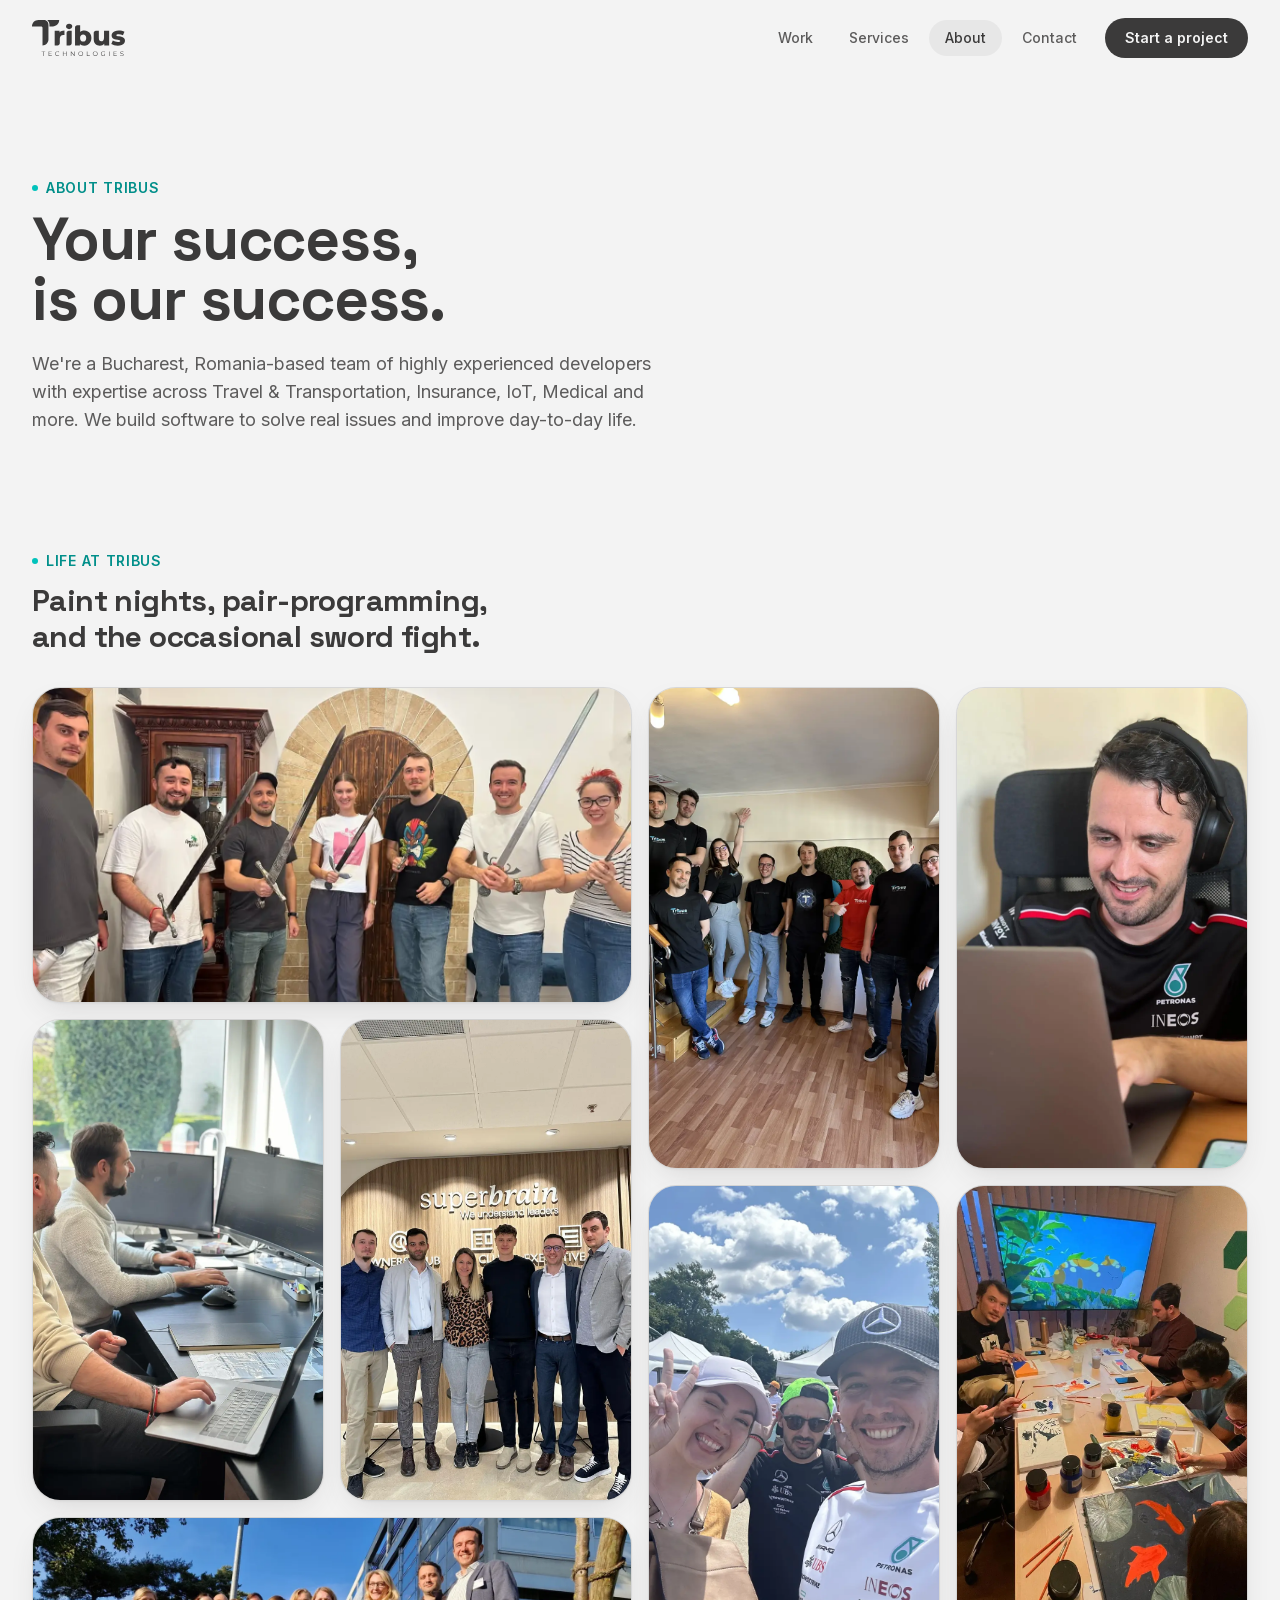
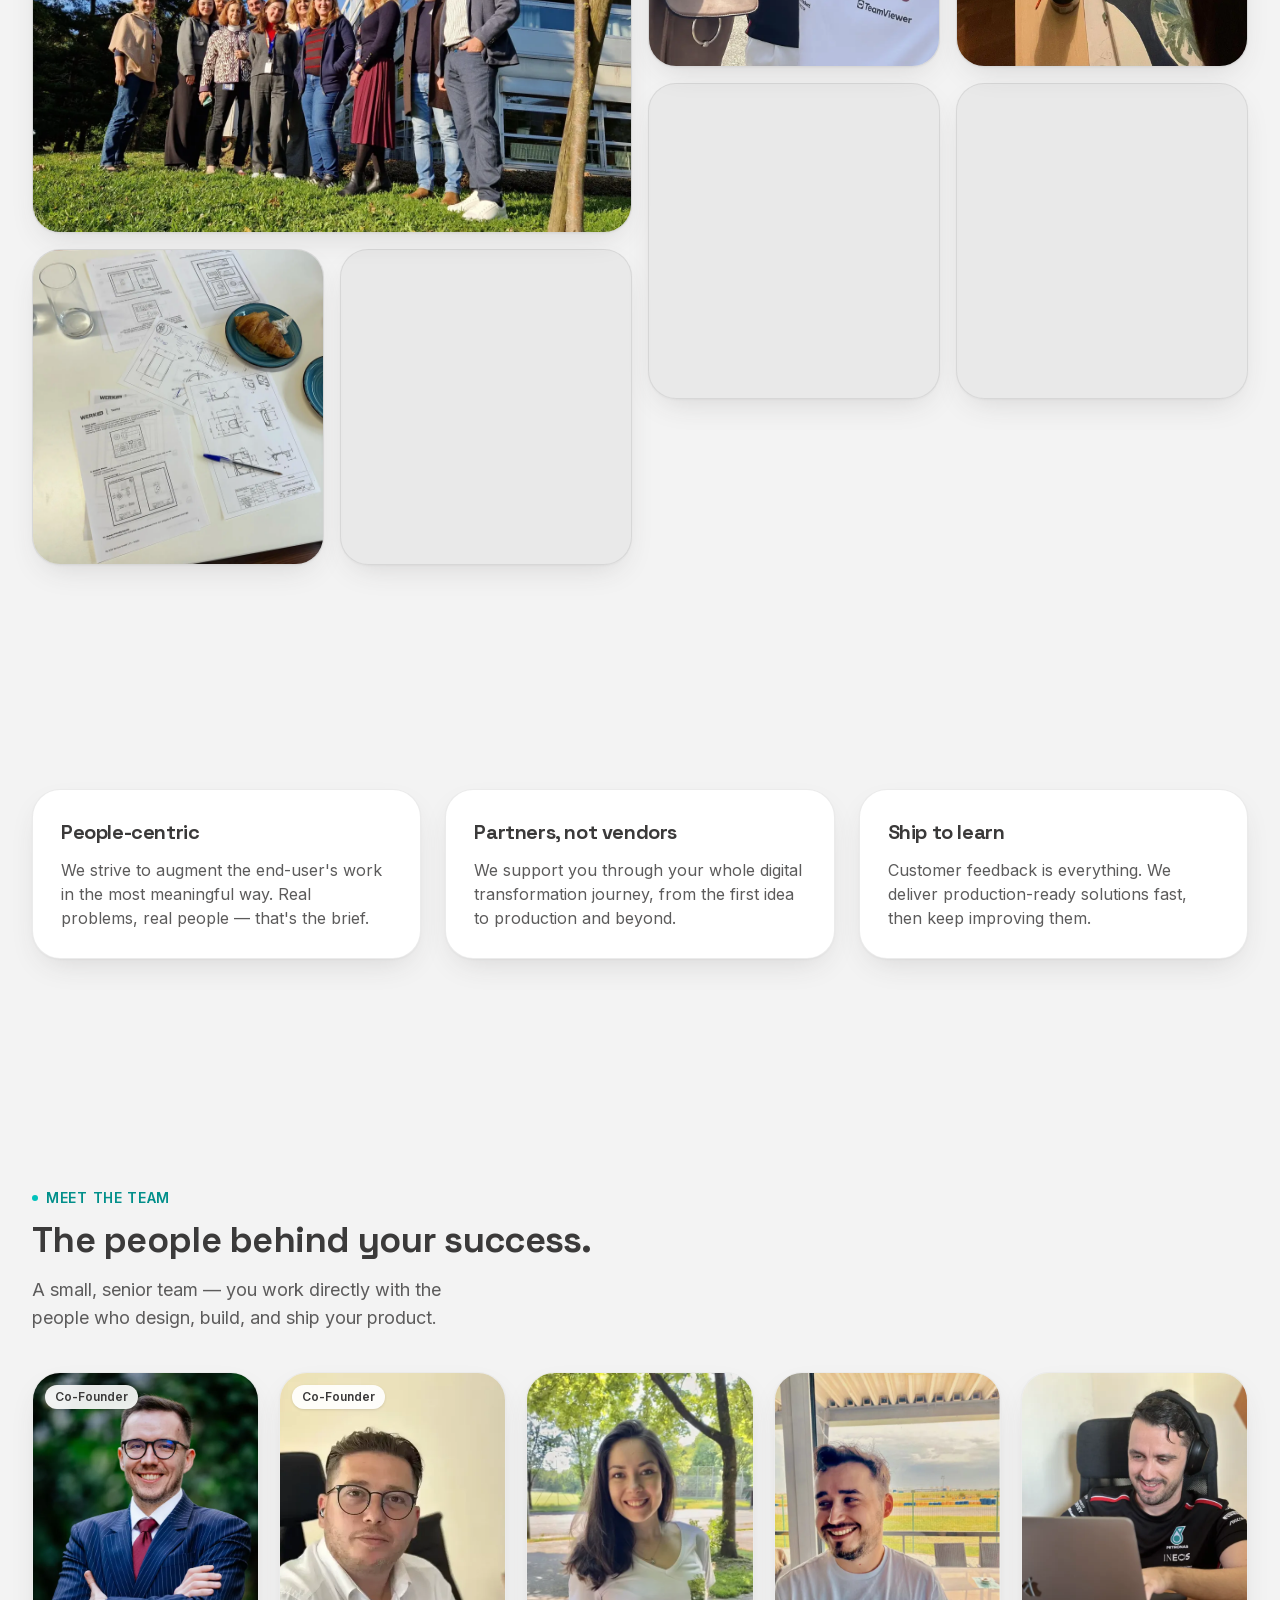
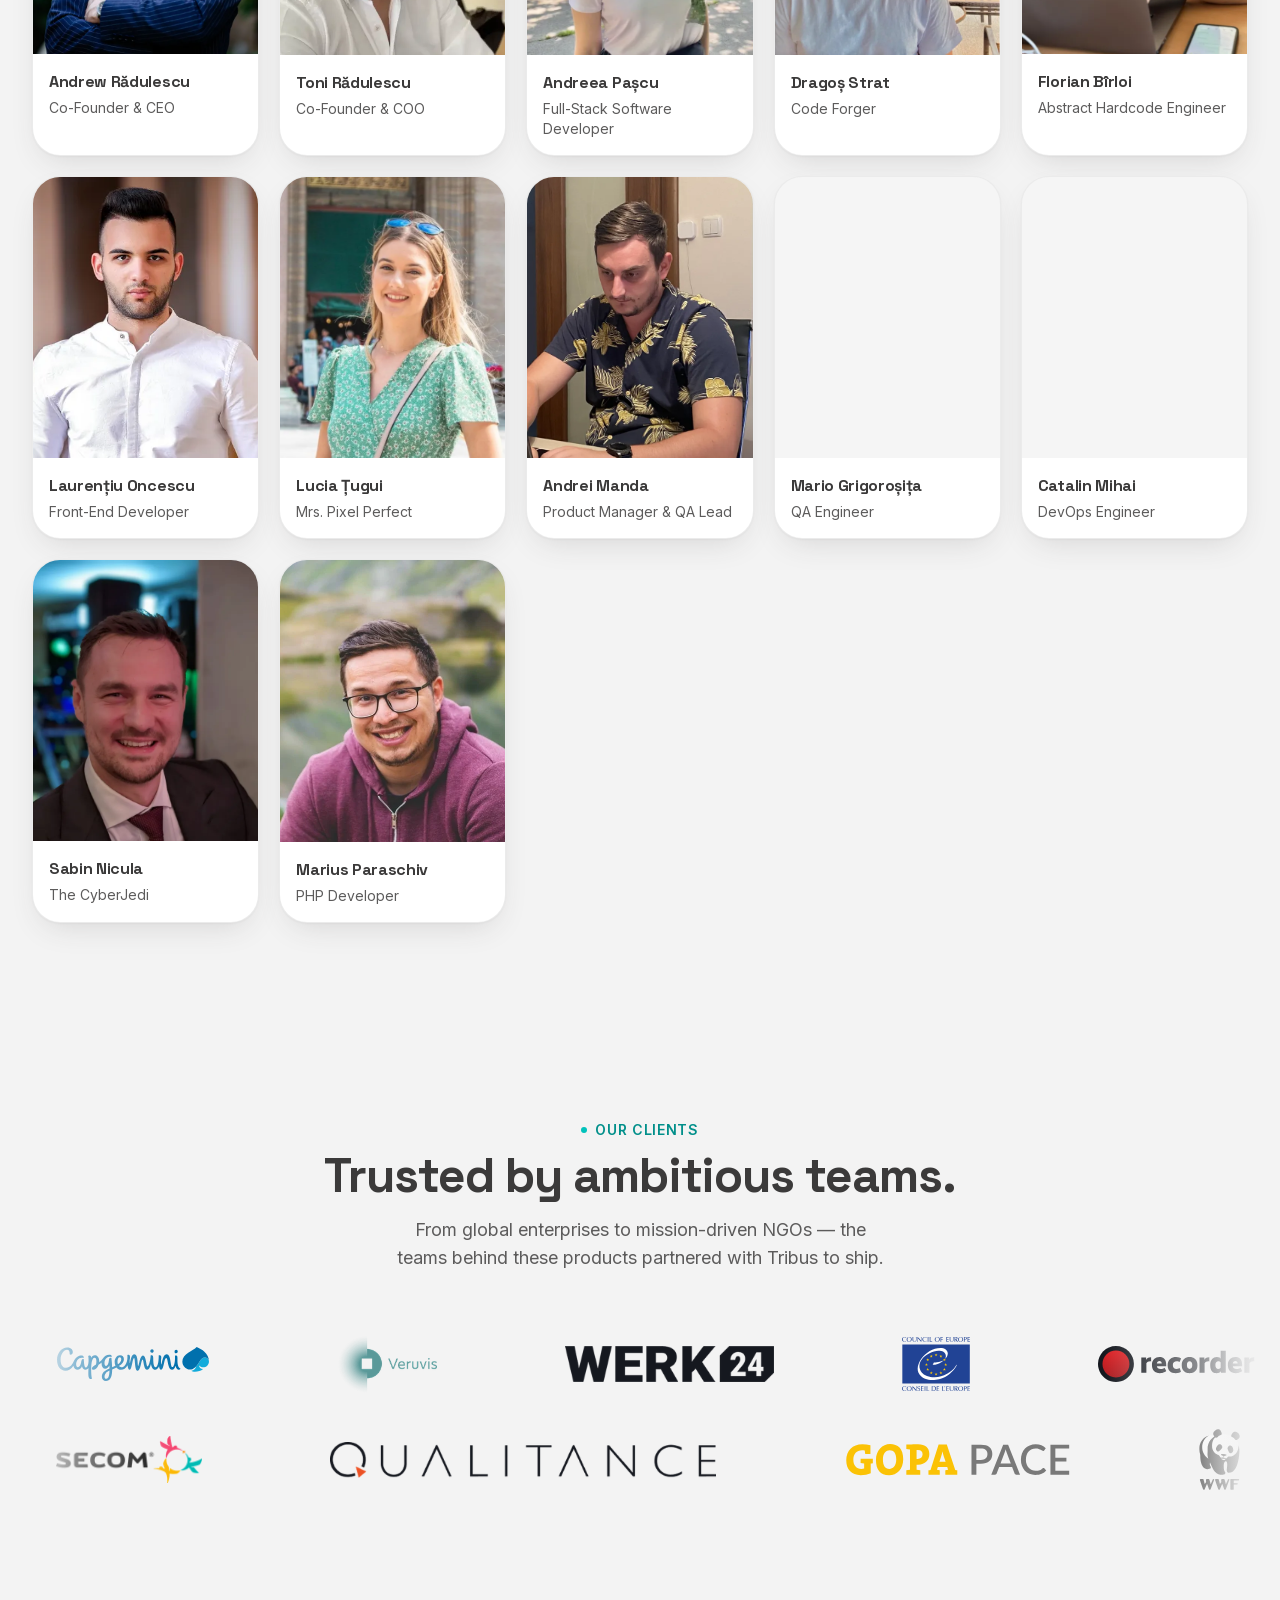
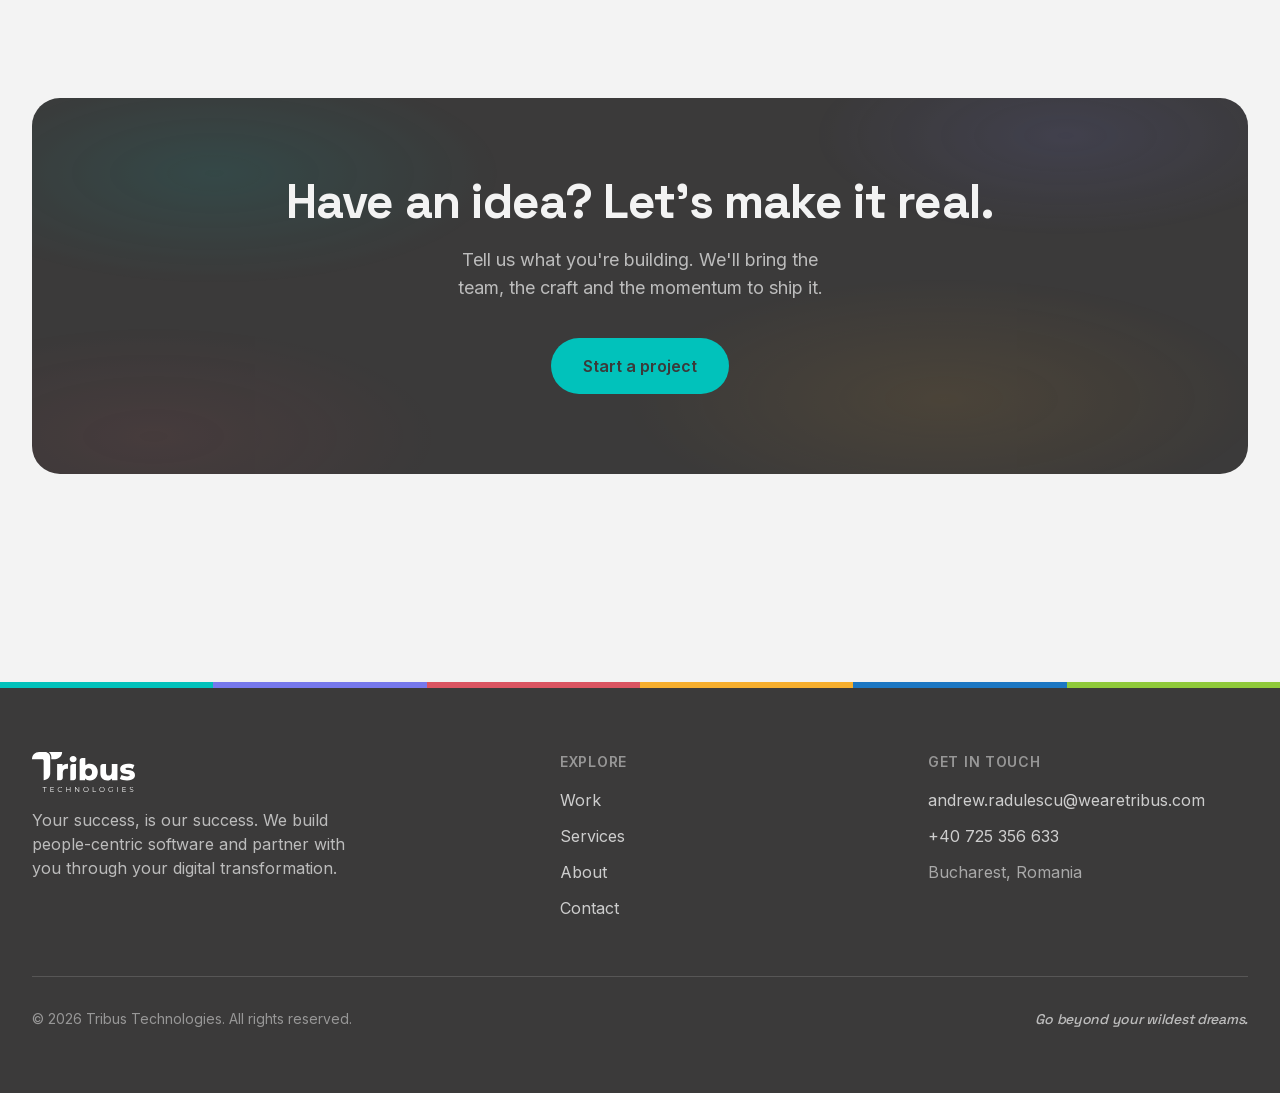
<file: index.html>
<!DOCTYPE html><html lang="en" class="inter_7b064e0d-module__MOT0tq__variable space_grotesk_19f6fddb-module__FDtTeq__variable h-full antialiased"><head><meta charset="utf-8"><meta name="robots" content="noindex, nofollow, noarchive"><meta name="googlebot" content="noindex, nofollow"><meta name="viewport" content="width=device-width, initial-scale=1"><link rel="stylesheet" href="assets/css/site.css"><title>About — Tribus Technologies</title><meta name="description" content="Tribus is a Bucharest-based team of experienced developers building people-centric software. Your success, is our success."><meta name="application-name" content="Tribus Technologies"><meta name="author" content="Tribus Technologies"><meta name="keywords" content="software development,software agency,digital transformation,web development,mobile app development,React,Next.js,React Native,AI integrations,Bucharest,Romania"><meta name="creator" content="Tribus Technologies"><meta name="publisher" content="Tribus Technologies"><meta name="category" content="technology"><meta name="format-detection" content="telephone=no, address=no, email=no"><meta property="og:title" content="About — Tribus Technologies"><meta property="og:description" content="Tribus is a Bucharest-based team of experienced developers building people-centric software. Your success, is our success."><meta name="twitter:card" content="summary"><meta name="twitter:title" content="About — Tribus Technologies"><meta name="twitter:description" content="Tribus is a Bucharest-based team of experienced developers building people-centric software. Your success, is our success."><link rel="icon" href="icon.png" type="image/png"><link rel="apple-touch-icon" href="apple-icon.png" type="image/png"><link rel="manifest" href="manifest.webmanifest"><meta name="mobile-web-app-capable" content="yes"><meta name="apple-mobile-web-app-capable" content="yes"><meta name="apple-mobile-web-app-title" content="Tribus"><meta name="apple-mobile-web-app-status-bar-style" content="default"><meta name="theme-color" content="#f3f3f3"><script>if("serviceWorker"in navigator)addEventListener("load",function(){navigator.serviceWorker.register("sw.js").catch(function(){})});</script><style>[data-surprise]{cursor:pointer;-webkit-tap-highlight-color:transparent}</style><noscript><style>[data-reveal]{opacity:1!important;transform:none!important}</style></noscript></head><body class="min-h-full flex flex-col bg-paper text-ink"><header class="sticky top-0 z-50 transition-all duration-300 border-b border-transparent bg-transparent"><div class="mx-auto flex max-w-7xl items-center justify-between px-5 sm:px-8"><a aria-label="Tribus — home" class="flex items-center transition-all duration-300 py-5" href="https://www.wearetribus.com/"><img src="tribus-logo-full-ink.svg" alt="Tribus Technologies" width="1899" height="734" draggable="false" class="h-9 w-auto select-none"></a><nav class="hidden items-center gap-1 md:flex"><a class="relative rounded-full px-4 py-2 text-sm font-medium transition-colors text-ink-soft hover:text-ink" href="https://www.wearetribus.com/work">Work</a><a class="relative rounded-full px-4 py-2 text-sm font-medium transition-colors text-ink-soft hover:text-ink" href="https://www.wearetribus.com/services">Services</a><a class="relative rounded-full px-4 py-2 text-sm font-medium transition-colors text-ink" href="https://www.wearetribus.com/about"><span class="absolute inset-0 -z-10 rounded-full bg-ink/[0.06]" style="opacity: 1;"></span>About</a><a class="relative rounded-full px-4 py-2 text-sm font-medium transition-colors text-ink-soft hover:text-ink" href="https://www.wearetribus.com/contact">Contact</a><a class="ml-2 inline-flex items-center rounded-full bg-ink px-5 py-2.5 text-sm font-semibold text-paper transition-transform hover:-translate-y-0.5 hover:bg-teal-ink" href="https://www.wearetribus.com/contact">Start a project</a></nav><button type="button" aria-label="Open menu" aria-expanded="false" class="relative z-50 flex h-10 w-10 items-center justify-center rounded-full text-ink md:hidden"><span class="sr-only">Menu</span><div class="flex w-5 flex-col gap-1.5"><span class="h-0.5 w-full rounded-full bg-current transition-transform"></span><span class="h-0.5 w-full rounded-full bg-current transition-opacity"></span><span class="h-0.5 w-full rounded-full bg-current transition-transform"></span></div></button></div></header><main class="flex-1"><div class="mx-auto max-w-7xl px-5 pt-16 sm:px-8 sm:pt-24"><header class="max-w-3xl"><p class="mb-3 inline-flex items-center gap-2 text-sm font-semibold uppercase tracking-wider text-teal-ink"><span class="h-1.5 w-1.5 rounded-full bg-teal"></span>About Tribus</p><h1 class="font-display text-4xl font-bold tracking-tight text-ink sm:text-5xl md:text-6xl text-balance">Your success, is our success.</h1><p class="mt-5 text-lg text-ink-soft text-balance">We're a Bucharest, Romania-based team of highly experienced developers with expertise across Travel &amp; Transportation, Insurance, IoT, Medical and more. We build software to solve real issues and improve day-to-day life.</p></header></div><section class="py-20 sm:py-28"><div class="mx-auto max-w-7xl px-5 sm:px-8"><div class="mb-8 max-w-2xl"><p class="mb-3 inline-flex items-center gap-2 text-sm font-semibold uppercase tracking-wider text-teal-ink"><span class="h-1.5 w-1.5 rounded-full bg-teal"></span>Life at Tribus</p><h2 class="font-display text-2xl font-bold tracking-tight text-ink sm:text-3xl text-balance">Paint nights, pair-programming, and the occasional sword fight.</h2></div><div class="grid auto-rows-[120px] grid-flow-row-dense grid-cols-2 gap-3 sm:auto-rows-[150px] sm:grid-cols-4 sm:gap-4"><div class="h-full col-span-2 row-span-2" style="opacity:0" data-reveal="" data-delay="0" data-hidden="{&quot;x&quot;:0,&quot;y&quot;:0}" data-once="1"><figure class="group relative h-full overflow-hidden rounded-[var(--radius-xl2)] border border-ink/10 bg-ink/5 shadow-[var(--shadow-card)]"><img alt="The Tribus team together on an off-site, swords in hand" loading="lazy" decoding="async" data-nimg="fill" class="object-cover transition-transform duration-500 ease-out group-hover:scale-[1.05]" style="position:absolute;height:100%;width:100%;left:0;top:0;right:0;bottom:0;color:transparent" src="images/team/team-swords.webp"><div class="absolute inset-0 bg-gradient-to-t from-ink/15 via-transparent to-transparent opacity-0 transition-opacity duration-500 group-hover:opacity-100"></div></figure></div><div class="h-full row-span-2 sm:row-span-3" style="opacity:0" data-reveal="" data-delay="0.06" data-hidden="{&quot;x&quot;:0,&quot;y&quot;:0}" data-once="1"><figure class="group relative h-full overflow-hidden rounded-[var(--radius-xl2)] border border-ink/10 bg-ink/5 shadow-[var(--shadow-card)]"><img alt="The whole Tribus team in branded tees on the studio stairs" loading="lazy" decoding="async" data-nimg="fill" class="object-cover transition-transform duration-500 ease-out group-hover:scale-[1.05]" style="position:absolute;height:100%;width:100%;left:0;top:0;right:0;bottom:0;color:transparent" src="images/team/team-stairs.webp"><div class="absolute inset-0 bg-gradient-to-t from-ink/15 via-transparent to-transparent opacity-0 transition-opacity duration-500 group-hover:opacity-100"></div></figure></div><div class="h-full row-span-2 sm:row-span-3" style="opacity:0" data-reveal="" data-delay="0.12" data-hidden="{&quot;x&quot;:0,&quot;y&quot;:0}" data-once="1"><figure class="group relative h-full overflow-hidden rounded-[var(--radius-xl2)] border border-ink/10 bg-ink/5 shadow-[var(--shadow-card)]"><img alt="A Tribus developer in the zone, headphones on at the laptop" loading="lazy" decoding="async" data-nimg="fill" class="object-cover transition-transform duration-500 ease-out group-hover:scale-[1.05]" style="position:absolute;height:100%;width:100%;left:0;top:0;right:0;bottom:0;color:transparent" src="images/team/deep-work.webp"><div class="absolute inset-0 bg-gradient-to-t from-ink/15 via-transparent to-transparent opacity-0 transition-opacity duration-500 group-hover:opacity-100"></div></figure></div><div class="h-full row-span-2 sm:row-span-3" style="opacity:0" data-reveal="" data-delay="0.18" data-hidden="{&quot;x&quot;:0,&quot;y&quot;:0}" data-once="1"><figure class="group relative h-full overflow-hidden rounded-[var(--radius-xl2)] border border-ink/10 bg-ink/5 shadow-[var(--shadow-card)]"><img alt="Two engineers pair-programming at the Bucharest studio" loading="lazy" decoding="async" data-nimg="fill" class="object-cover transition-transform duration-500 ease-out group-hover:scale-[1.05]" style="position:absolute;height:100%;width:100%;left:0;top:0;right:0;bottom:0;color:transparent" src="images/team/pair-programming.webp"><div class="absolute inset-0 bg-gradient-to-t from-ink/15 via-transparent to-transparent opacity-0 transition-opacity duration-500 group-hover:opacity-100"></div></figure></div><div class="h-full row-span-2 sm:row-span-3" style="opacity:0" data-reveal="" data-delay="0" data-hidden="{&quot;x&quot;:0,&quot;y&quot;:0}" data-once="1"><figure class="group relative h-full overflow-hidden rounded-[var(--radius-xl2)] border border-ink/10 bg-ink/5 shadow-[var(--shadow-card)]"><img alt="The team on a visit to client offices" loading="lazy" decoding="async" data-nimg="fill" class="object-cover transition-transform duration-500 ease-out group-hover:scale-[1.05]" style="position:absolute;height:100%;width:100%;left:0;top:0;right:0;bottom:0;color:transparent" src="images/team/client-superbrain.webp"><div class="absolute inset-0 bg-gradient-to-t from-ink/15 via-transparent to-transparent opacity-0 transition-opacity duration-500 group-hover:opacity-100"></div></figure></div><div class="h-full row-span-2 sm:row-span-3" style="opacity:0" data-reveal="" data-delay="0.06" data-hidden="{&quot;x&quot;:0,&quot;y&quot;:0}" data-once="1"><figure class="group relative h-full overflow-hidden rounded-[var(--radius-xl2)] border border-ink/10 bg-ink/5 shadow-[var(--shadow-card)]"><img alt="Tribus teammates at the Formula 1 paddock on a team trip" loading="lazy" decoding="async" data-nimg="fill" class="object-cover transition-transform duration-500 ease-out group-hover:scale-[1.05]" style="position:absolute;height:100%;width:100%;left:0;top:0;right:0;bottom:0;color:transparent" src="images/team/f1-paddock.webp"><div class="absolute inset-0 bg-gradient-to-t from-ink/15 via-transparent to-transparent opacity-0 transition-opacity duration-500 group-hover:opacity-100"></div></figure></div><div class="h-full col-span-2 row-span-2" style="opacity:0" data-reveal="" data-delay="0.12" data-hidden="{&quot;x&quot;:0,&quot;y&quot;:0}" data-once="1"><figure class="group relative h-full overflow-hidden rounded-[var(--radius-xl2)] border border-ink/10 bg-ink/5 shadow-[var(--shadow-card)]"><img alt="The Tribus team gathered outside the office on a sunny day" loading="lazy" decoding="async" data-nimg="fill" class="object-cover transition-transform duration-500 ease-out group-hover:scale-[1.05]" style="position:absolute;height:100%;width:100%;left:0;top:0;right:0;bottom:0;color:transparent" src="images/team/team-lawn.webp"><div class="absolute inset-0 bg-gradient-to-t from-ink/15 via-transparent to-transparent opacity-0 transition-opacity duration-500 group-hover:opacity-100"></div></figure></div><div class="h-full row-span-2 sm:row-span-3" style="opacity:0" data-reveal="" data-delay="0.18" data-hidden="{&quot;x&quot;:0,&quot;y&quot;:0}" data-once="1"><figure class="group relative h-full overflow-hidden rounded-[var(--radius-xl2)] border border-ink/10 bg-ink/5 shadow-[var(--shadow-card)]"><img alt="The team gathered around the table for a paint night" loading="lazy" decoding="async" data-nimg="fill" class="object-cover transition-transform duration-500 ease-out group-hover:scale-[1.05]" style="position:absolute;height:100%;width:100%;left:0;top:0;right:0;bottom:0;color:transparent" src="images/team/paint-night.webp"><div class="absolute inset-0 bg-gradient-to-t from-ink/15 via-transparent to-transparent opacity-0 transition-opacity duration-500 group-hover:opacity-100"></div></figure></div><div class="h-full row-span-2" style="opacity:0" data-reveal="" data-delay="0" data-hidden="{&quot;x&quot;:0,&quot;y&quot;:0}" data-once="1"><figure class="group relative h-full overflow-hidden rounded-[var(--radius-xl2)] border border-ink/10 bg-ink/5 shadow-[var(--shadow-card)]"><img alt="Tribus celebrating the holidays together" loading="lazy" decoding="async" data-nimg="fill" class="object-cover transition-transform duration-500 ease-out group-hover:scale-[1.05]" style="position:absolute;height:100%;width:100%;left:0;top:0;right:0;bottom:0;color:transparent" src="images/team/christmas.webp"><div class="absolute inset-0 bg-gradient-to-t from-ink/15 via-transparent to-transparent opacity-0 transition-opacity duration-500 group-hover:opacity-100"></div></figure></div><div class="h-full row-span-2" style="opacity:0" data-reveal="" data-delay="0.06" data-hidden="{&quot;x&quot;:0,&quot;y&quot;:0}" data-once="1"><figure class="group relative h-full overflow-hidden rounded-[var(--radius-xl2)] border border-ink/10 bg-ink/5 shadow-[var(--shadow-card)]"><img alt="A relaxed evening at the studio, building a tower of cards" loading="lazy" decoding="async" data-nimg="fill" class="object-cover transition-transform duration-500 ease-out group-hover:scale-[1.05]" style="position:absolute;height:100%;width:100%;left:0;top:0;right:0;bottom:0;color:transparent" src="images/team/cards-night.webp"><div class="absolute inset-0 bg-gradient-to-t from-ink/15 via-transparent to-transparent opacity-0 transition-opacity duration-500 group-hover:opacity-100"></div></figure></div><div class="h-full row-span-2" style="opacity:0" data-reveal="" data-delay="0.12" data-hidden="{&quot;x&quot;:0,&quot;y&quot;:0}" data-once="1"><figure class="group relative h-full overflow-hidden rounded-[var(--radius-xl2)] border border-ink/10 bg-ink/5 shadow-[var(--shadow-card)]"><img alt="Technical drawings on the table during a client deep-dive" loading="lazy" decoding="async" data-nimg="fill" class="object-cover transition-transform duration-500 ease-out group-hover:scale-[1.05]" style="position:absolute;height:100%;width:100%;left:0;top:0;right:0;bottom:0;color:transparent" src="images/team/craft-werk24.webp"><div class="absolute inset-0 bg-gradient-to-t from-ink/15 via-transparent to-transparent opacity-0 transition-opacity duration-500 group-hover:opacity-100"></div></figure></div><div class="h-full row-span-2" style="opacity:0" data-reveal="" data-delay="0.18" data-hidden="{&quot;x&quot;:0,&quot;y&quot;:0}" data-once="1"><figure class="group relative h-full overflow-hidden rounded-[var(--radius-xl2)] border border-ink/10 bg-ink/5 shadow-[var(--shadow-card)]"><img alt="Brushes and canvases up close on paint night" loading="lazy" decoding="async" data-nimg="fill" class="object-cover transition-transform duration-500 ease-out group-hover:scale-[1.05]" style="position:absolute;height:100%;width:100%;left:0;top:0;right:0;bottom:0;color:transparent" src="images/team/paint-night-detail.webp"><div class="absolute inset-0 bg-gradient-to-t from-ink/15 via-transparent to-transparent opacity-0 transition-opacity duration-500 group-hover:opacity-100"></div></figure></div></div></div></section><section class="sm:py-28 py-12"><div class="mx-auto max-w-7xl px-5 sm:px-8"><div class="grid gap-6 md:grid-cols-3"><div style="opacity:0;transform:translateY(28px)" data-reveal="" data-delay="0" data-hidden="{&quot;x&quot;:0,&quot;y&quot;:28}" data-once="1"><div class="h-full rounded-[var(--radius-xl2)] border border-ink/10 bg-white p-7 shadow-[var(--shadow-card)]"><h3 class="font-display text-xl font-bold tracking-tight text-ink">People-centric</h3><p class="mt-3 text-ink-soft">We strive to augment the end-user's work in the most meaningful way. Real problems, real people — that's the brief.</p></div></div><div style="opacity:0;transform:translateY(28px)" data-reveal="" data-delay="0.08" data-hidden="{&quot;x&quot;:0,&quot;y&quot;:28}" data-once="1"><div class="h-full rounded-[var(--radius-xl2)] border border-ink/10 bg-white p-7 shadow-[var(--shadow-card)]"><h3 class="font-display text-xl font-bold tracking-tight text-ink">Partners, not vendors</h3><p class="mt-3 text-ink-soft">We support you through your whole digital transformation journey, from the first idea to production and beyond.</p></div></div><div style="opacity:0;transform:translateY(28px)" data-reveal="" data-delay="0.16" data-hidden="{&quot;x&quot;:0,&quot;y&quot;:28}" data-once="1"><div class="h-full rounded-[var(--radius-xl2)] border border-ink/10 bg-white p-7 shadow-[var(--shadow-card)]"><h3 class="font-display text-xl font-bold tracking-tight text-ink">Ship to learn</h3><p class="mt-3 text-ink-soft">Customer feedback is everything. We deliver production-ready solutions fast, then keep improving them.</p></div></div></div></div></section><section class="sm:py-28 py-12"><div class="mx-auto max-w-7xl px-5 sm:px-8"><div class="mb-10 max-w-2xl"><p class="mb-3 inline-flex items-center gap-2 text-sm font-semibold uppercase tracking-wider text-teal-ink"><span class="h-1.5 w-1.5 rounded-full bg-teal"></span>Meet the team</p><h2 class="font-display text-3xl font-bold tracking-tight text-ink sm:text-4xl text-balance">The people behind your success.</h2><p class="mt-4 text-lg text-ink-soft text-balance">A small, senior team — you work directly with the people who design, build, and ship your product.</p></div><div class="grid grid-cols-2 gap-4 sm:grid-cols-3 sm:gap-5 lg:grid-cols-5"><div style="opacity:0;transform:translateY(28px)" data-reveal="" data-delay="0" data-hidden="{&quot;x&quot;:0,&quot;y&quot;:28}" data-once="1"><div class="group flex h-full flex-col overflow-hidden rounded-[var(--radius-xl2)] border border-ink/10 bg-white shadow-[var(--shadow-card)] transition-shadow duration-300 hover:shadow-[var(--shadow-card-hover)]"><div class="relative aspect-[4/5] overflow-hidden bg-ink/5"><img alt="Andrew Rădulescu, Co-Founder &amp; CEO at Tribus" loading="lazy" decoding="async" data-nimg="fill" class="object-cover object-top transition-transform duration-500 ease-out group-hover:scale-[1.05]" style="position:absolute;height:100%;width:100%;left:0;top:0;right:0;bottom:0;color:transparent" src="images/team/people/andrew.webp"><span class="absolute left-3 top-3 rounded-full bg-white/90 px-2.5 py-1 text-xs font-semibold text-ink shadow-sm backdrop-blur-sm">Co-Founder</span></div><div class="flex flex-1 flex-col p-4"><h3 class="font-display text-base font-bold tracking-tight text-ink">Andrew Rădulescu</h3><p class="mt-1 text-sm text-ink-soft">Co-Founder &amp; CEO</p></div></div></div><div style="opacity:0;transform:translateY(28px)" data-reveal="" data-delay="0.05" data-hidden="{&quot;x&quot;:0,&quot;y&quot;:28}" data-once="1"><div class="group flex h-full flex-col overflow-hidden rounded-[var(--radius-xl2)] border border-ink/10 bg-white shadow-[var(--shadow-card)] transition-shadow duration-300 hover:shadow-[var(--shadow-card-hover)]"><div class="relative aspect-[4/5] overflow-hidden bg-ink/5"><img alt="Toni Rădulescu, Co-Founder &amp; COO at Tribus" loading="lazy" decoding="async" data-nimg="fill" class="object-cover object-top transition-transform duration-500 ease-out group-hover:scale-[1.05]" style="position:absolute;height:100%;width:100%;left:0;top:0;right:0;bottom:0;color:transparent" src="images/team/people/toni.webp"><span class="absolute left-3 top-3 rounded-full bg-white/90 px-2.5 py-1 text-xs font-semibold text-ink shadow-sm backdrop-blur-sm">Co-Founder</span></div><div class="flex flex-1 flex-col p-4"><h3 class="font-display text-base font-bold tracking-tight text-ink">Toni Rădulescu</h3><p class="mt-1 text-sm text-ink-soft">Co-Founder &amp; COO</p></div></div></div><div style="opacity:0;transform:translateY(28px)" data-reveal="" data-delay="0.1" data-hidden="{&quot;x&quot;:0,&quot;y&quot;:28}" data-once="1"><div class="group flex h-full flex-col overflow-hidden rounded-[var(--radius-xl2)] border border-ink/10 bg-white shadow-[var(--shadow-card)] transition-shadow duration-300 hover:shadow-[var(--shadow-card-hover)]"><div class="relative aspect-[4/5] overflow-hidden bg-ink/5"><img alt="Andreea Pașcu, Full-Stack Software Developer at Tribus" loading="lazy" decoding="async" data-nimg="fill" class="object-cover object-top transition-transform duration-500 ease-out group-hover:scale-[1.05]" style="position:absolute;height:100%;width:100%;left:0;top:0;right:0;bottom:0;color:transparent" src="images/team/people/andreea.webp"></div><div class="flex flex-1 flex-col p-4"><h3 class="font-display text-base font-bold tracking-tight text-ink">Andreea Pașcu</h3><p class="mt-1 text-sm text-ink-soft">Full-Stack Software Developer</p></div></div></div><div style="opacity:0;transform:translateY(28px)" data-reveal="" data-delay="0.15000000000000002" data-hidden="{&quot;x&quot;:0,&quot;y&quot;:28}" data-once="1"><div data-surprise="dragos" class="group flex h-full flex-col overflow-hidden rounded-[var(--radius-xl2)] border border-ink/10 bg-white shadow-[var(--shadow-card)] transition-shadow duration-300 hover:shadow-[var(--shadow-card-hover)]"><div class="relative aspect-[4/5] overflow-hidden bg-ink/5"><img alt="Dragoș Strat, Code Forger at Tribus" loading="lazy" decoding="async" data-nimg="fill" class="object-cover object-top transition-transform duration-500 ease-out group-hover:scale-[1.05]" style="position:absolute;height:100%;width:100%;left:0;top:0;right:0;bottom:0;color:transparent" src="images/team/people/dragos.webp"></div><div class="flex flex-1 flex-col p-4"><h3 class="font-display text-base font-bold tracking-tight text-ink">Dragoș Strat</h3><p class="mt-1 text-sm text-ink-soft">Code Forger</p></div></div></div><div style="opacity:0;transform:translateY(28px)" data-reveal="" data-delay="0.2" data-hidden="{&quot;x&quot;:0,&quot;y&quot;:28}" data-once="1"><div class="group flex h-full flex-col overflow-hidden rounded-[var(--radius-xl2)] border border-ink/10 bg-white shadow-[var(--shadow-card)] transition-shadow duration-300 hover:shadow-[var(--shadow-card-hover)]"><div class="relative aspect-[4/5] overflow-hidden bg-ink/5"><img alt="Florian Bîrloi, Abstract Hardcode Engineer at Tribus" loading="lazy" decoding="async" data-nimg="fill" class="object-cover object-top transition-transform duration-500 ease-out group-hover:scale-[1.05]" style="position:absolute;height:100%;width:100%;left:0;top:0;right:0;bottom:0;color:transparent" src="images/team/people/florian.webp"></div><div class="flex flex-1 flex-col p-4"><h3 class="font-display text-base font-bold tracking-tight text-ink">Florian Bîrloi</h3><p class="mt-1 text-sm text-ink-soft">Abstract Hardcode Engineer</p></div></div></div><div style="opacity:0;transform:translateY(28px)" data-reveal="" data-delay="0" data-hidden="{&quot;x&quot;:0,&quot;y&quot;:28}" data-once="1"><div class="group flex h-full flex-col overflow-hidden rounded-[var(--radius-xl2)] border border-ink/10 bg-white shadow-[var(--shadow-card)] transition-shadow duration-300 hover:shadow-[var(--shadow-card-hover)]"><div class="relative aspect-[4/5] overflow-hidden bg-ink/5"><img alt="Laurențiu Oncescu, Front-End Developer at Tribus" loading="lazy" decoding="async" data-nimg="fill" class="object-cover object-top transition-transform duration-500 ease-out group-hover:scale-[1.05]" style="position:absolute;height:100%;width:100%;left:0;top:0;right:0;bottom:0;color:transparent" src="images/team/people/laurentiu.webp"></div><div class="flex flex-1 flex-col p-4"><h3 class="font-display text-base font-bold tracking-tight text-ink">Laurențiu Oncescu</h3><p class="mt-1 text-sm text-ink-soft">Front-End Developer</p></div></div></div><div style="opacity:0;transform:translateY(28px)" data-reveal="" data-delay="0.05" data-hidden="{&quot;x&quot;:0,&quot;y&quot;:28}" data-once="1"><div data-surprise="lucia" class="group flex h-full flex-col overflow-hidden rounded-[var(--radius-xl2)] border border-ink/10 bg-white shadow-[var(--shadow-card)] transition-shadow duration-300 hover:shadow-[var(--shadow-card-hover)]"><div class="relative aspect-[4/5] overflow-hidden bg-ink/5"><img alt="Lucia Țugui, Mrs. Pixel Perfect at Tribus" loading="lazy" decoding="async" data-nimg="fill" class="object-cover object-top transition-transform duration-500 ease-out group-hover:scale-[1.05]" style="position:absolute;height:100%;width:100%;left:0;top:0;right:0;bottom:0;color:transparent" src="images/team/people/lucia.webp"></div><div class="flex flex-1 flex-col p-4"><h3 class="font-display text-base font-bold tracking-tight text-ink">Lucia Țugui</h3><p class="mt-1 text-sm text-ink-soft">Mrs. Pixel Perfect</p></div></div></div><div style="opacity:0;transform:translateY(28px)" data-reveal="" data-delay="0.1" data-hidden="{&quot;x&quot;:0,&quot;y&quot;:28}" data-once="1"><div class="group flex h-full flex-col overflow-hidden rounded-[var(--radius-xl2)] border border-ink/10 bg-white shadow-[var(--shadow-card)] transition-shadow duration-300 hover:shadow-[var(--shadow-card-hover)]"><div class="relative aspect-[4/5] overflow-hidden bg-ink/5"><img alt="Andrei Manda, Product Manager &amp; QA Lead at Tribus" loading="lazy" decoding="async" data-nimg="fill" class="object-cover object-top transition-transform duration-500 ease-out group-hover:scale-[1.05]" style="position:absolute;height:100%;width:100%;left:0;top:0;right:0;bottom:0;color:transparent" src="images/team/people/andrei-manda-v2.webp"></div><div class="flex flex-1 flex-col p-4"><h3 class="font-display text-base font-bold tracking-tight text-ink">Andrei Manda</h3><p class="mt-1 text-sm text-ink-soft">Product Manager &amp; QA Lead</p></div></div></div><div style="opacity:0;transform:translateY(28px)" data-reveal="" data-delay="0.15000000000000002" data-hidden="{&quot;x&quot;:0,&quot;y&quot;:28}" data-once="1"><div class="group flex h-full flex-col overflow-hidden rounded-[var(--radius-xl2)] border border-ink/10 bg-white shadow-[var(--shadow-card)] transition-shadow duration-300 hover:shadow-[var(--shadow-card-hover)]"><div class="relative aspect-[4/5] overflow-hidden bg-ink/5"><img alt="Mario Grigoroșița, QA Engineer at Tribus" loading="lazy" decoding="async" data-nimg="fill" class="object-cover object-top transition-transform duration-500 ease-out group-hover:scale-[1.05]" style="position:absolute;height:100%;width:100%;left:0;top:0;right:0;bottom:0;color:transparent" src="images/team/people/mario-v2.webp"></div><div class="flex flex-1 flex-col p-4"><h3 class="font-display text-base font-bold tracking-tight text-ink">Mario Grigoroșița</h3><p class="mt-1 text-sm text-ink-soft">QA Engineer</p></div></div></div><div style="opacity:0;transform:translateY(28px)" data-reveal="" data-delay="0.2" data-hidden="{&quot;x&quot;:0,&quot;y&quot;:28}" data-once="1"><div class="group flex h-full flex-col overflow-hidden rounded-[var(--radius-xl2)] border border-ink/10 bg-white shadow-[var(--shadow-card)] transition-shadow duration-300 hover:shadow-[var(--shadow-card-hover)]"><div class="relative aspect-[4/5] overflow-hidden bg-ink/5"><img alt="Catalin Mihai, DevOps Engineer at Tribus" loading="lazy" decoding="async" data-nimg="fill" class="object-cover object-top transition-transform duration-500 ease-out group-hover:scale-[1.05]" style="position:absolute;height:100%;width:100%;left:0;top:0;right:0;bottom:0;color:transparent" src="images/team/people/catalin.webp"></div><div class="flex flex-1 flex-col p-4"><h3 class="font-display text-base font-bold tracking-tight text-ink">Catalin Mihai</h3><p class="mt-1 text-sm text-ink-soft">DevOps Engineer</p></div></div></div><div style="opacity:0;transform:translateY(28px)" data-reveal="" data-delay="0" data-hidden="{&quot;x&quot;:0,&quot;y&quot;:28}" data-once="1"><div class="group flex h-full flex-col overflow-hidden rounded-[var(--radius-xl2)] border border-ink/10 bg-white shadow-[var(--shadow-card)] transition-shadow duration-300 hover:shadow-[var(--shadow-card-hover)]"><div class="relative aspect-[4/5] overflow-hidden bg-ink/5"><img alt="Sabin Nicula, The CyberJedi at Tribus" loading="lazy" decoding="async" data-nimg="fill" class="object-cover object-top transition-transform duration-500 ease-out group-hover:scale-[1.05]" style="position:absolute;height:100%;width:100%;left:0;top:0;right:0;bottom:0;color:transparent" src="images/team/people/sabin.webp"></div><div class="flex flex-1 flex-col p-4"><h3 class="font-display text-base font-bold tracking-tight text-ink">Sabin Nicula</h3><p class="mt-1 text-sm text-ink-soft">The CyberJedi</p></div></div></div><div style="opacity:0;transform:translateY(28px)" data-reveal="" data-delay="0.05" data-hidden="{&quot;x&quot;:0,&quot;y&quot;:28}" data-once="1"><div class="group flex h-full flex-col overflow-hidden rounded-[var(--radius-xl2)] border border-ink/10 bg-white shadow-[var(--shadow-card)] transition-shadow duration-300 hover:shadow-[var(--shadow-card-hover)]"><div class="relative aspect-[4/5] overflow-hidden bg-ink/5"><img alt="Marius Paraschiv, PHP Developer at Tribus" loading="lazy" decoding="async" data-nimg="fill" class="object-cover object-top transition-transform duration-500 ease-out group-hover:scale-[1.05]" style="position:absolute;height:100%;width:100%;left:0;top:0;right:0;bottom:0;color:transparent" src="images/team/people/marius.webp"></div><div class="flex flex-1 flex-col p-4"><h3 class="font-display text-base font-bold tracking-tight text-ink">Marius Paraschiv</h3><p class="mt-1 text-sm text-ink-soft">PHP Developer</p></div></div></div></div></div></section><section class="py-16 sm:py-20"><div class="mx-auto mb-12 max-w-7xl px-5 sm:px-8"><div class="max-w-2xl mx-auto text-center"><p class="mb-3 inline-flex items-center gap-2 text-sm font-semibold uppercase tracking-wider text-teal-ink"><span class="h-1.5 w-1.5 rounded-full bg-teal"></span>Our clients</p><h2 class="font-display text-3xl font-bold tracking-tight text-ink sm:text-4xl md:text-5xl text-balance">Trusted by ambitious teams.</h2><p class="mt-4 text-lg text-ink-soft text-balance">From global enterprises to mission-driven NGOs — the teams behind these products partnered with Tribus to ship.</p></div></div><div style="opacity:0" data-reveal="" data-delay="0" data-hidden="{&quot;x&quot;:0,&quot;y&quot;:0}" data-once="1"><div class="relative w-full overflow-hidden py-4"><div class="pointer-events-none absolute inset-y-0 left-0 z-10 w-20 sm:w-44" style="background:linear-gradient(to right, var(--color-paper), transparent)"></div><div class="pointer-events-none absolute inset-y-0 right-0 z-10 w-20 sm:w-44" style="background:linear-gradient(to left, var(--color-paper), transparent)"></div><div class="flex flex-col gap-9"><div class="group relative flex w-full overflow-hidden [mask-image:linear-gradient(to_right,transparent,black_6%,black_94%,transparent)]"><div class="flex w-max shrink-0 items-center animate-marquee group-hover:[animation-play-state:paused]" style="--marquee-duration:46s;animation-direction:normal"><div class="flex shrink-0 items-center gap-4 pr-4"><span class="mx-8 flex shrink-0 items-center sm:mx-14"><img src="images/clients/capgemini.svg" alt="Capgemini" width="412" height="96" loading="lazy" draggable="false" style="height:36px;width:auto" class="select-none"></span><span class="mx-8 flex shrink-0 items-center sm:mx-14"><img src="images/clients/veruvis.png" alt="Veruvis" width="165" height="96" loading="lazy" draggable="false" style="height:57.6px;width:auto" class="select-none"></span><span class="mx-8 flex shrink-0 items-center sm:mx-14"><img src="images/clients/werk24.png" alt="WERK24" width="558" height="96" loading="lazy" draggable="false" style="height:36px;width:auto" class="select-none"></span><span class="mx-8 flex shrink-0 items-center sm:mx-14"><img src="images/clients/council-of-europe.svg" alt="Council of Europe" width="120" height="96" loading="lazy" draggable="false" style="height:54px;width:auto" class="select-none"></span><span class="mx-8 flex shrink-0 items-center sm:mx-14"><img src="images/clients/recorder.svg" alt="Recorder" width="420" height="96" loading="lazy" draggable="false" style="height:36px;width:auto" class="select-none"></span><span class="mx-8 flex shrink-0 items-center sm:mx-14"><img src="images/clients/code-for-romania.png" alt="Code for Romania" width="311" height="96" loading="lazy" draggable="false" style="height:36px;width:auto" class="select-none"></span><span class="mx-8 flex shrink-0 items-center sm:mx-14"><img src="images/clients/super-brain.svg" alt="Super Brain Clubs" width="524" height="96" loading="lazy" draggable="false" style="height:36px;width:auto" class="select-none"></span></div><div class="flex shrink-0 items-center gap-4 pr-4" aria-hidden="true"><span class="mx-8 flex shrink-0 items-center sm:mx-14"><img src="images/clients/capgemini.svg" alt="Capgemini" width="412" height="96" loading="lazy" draggable="false" style="height:36px;width:auto" class="select-none"></span><span class="mx-8 flex shrink-0 items-center sm:mx-14"><img src="images/clients/veruvis.png" alt="Veruvis" width="165" height="96" loading="lazy" draggable="false" style="height:57.6px;width:auto" class="select-none"></span><span class="mx-8 flex shrink-0 items-center sm:mx-14"><img src="images/clients/werk24.png" alt="WERK24" width="558" height="96" loading="lazy" draggable="false" style="height:36px;width:auto" class="select-none"></span><span class="mx-8 flex shrink-0 items-center sm:mx-14"><img src="images/clients/council-of-europe.svg" alt="Council of Europe" width="120" height="96" loading="lazy" draggable="false" style="height:54px;width:auto" class="select-none"></span><span class="mx-8 flex shrink-0 items-center sm:mx-14"><img src="images/clients/recorder.svg" alt="Recorder" width="420" height="96" loading="lazy" draggable="false" style="height:36px;width:auto" class="select-none"></span><span class="mx-8 flex shrink-0 items-center sm:mx-14"><img src="images/clients/code-for-romania.png" alt="Code for Romania" width="311" height="96" loading="lazy" draggable="false" style="height:36px;width:auto" class="select-none"></span><span class="mx-8 flex shrink-0 items-center sm:mx-14"><img src="images/clients/super-brain.svg" alt="Super Brain Clubs" width="524" height="96" loading="lazy" draggable="false" style="height:36px;width:auto" class="select-none"></span></div></div></div><div class="group relative flex w-full overflow-hidden [mask-image:linear-gradient(to_right,transparent,black_6%,black_94%,transparent)]"><div class="flex w-max shrink-0 items-center animate-marquee group-hover:[animation-play-state:paused]" style="--marquee-duration:52s;animation-direction:reverse"><div class="flex shrink-0 items-center gap-4 pr-4"><span class="mx-8 flex shrink-0 items-center sm:mx-14"><img src="images/clients/secom.png" alt="Secom" width="300" height="96" loading="lazy" draggable="false" style="height:46.800000000000004px;width:auto" class="select-none"></span><span class="mx-8 flex shrink-0 items-center sm:mx-14"><img src="images/clients/qualitance.png" alt="Qualitance" width="1029" height="96" loading="lazy" draggable="false" style="height:36px;width:auto" class="select-none"></span><span class="mx-8 flex shrink-0 items-center sm:mx-14"><img src="images/clients/gopa-pace.svg" alt="GOPA PACE" width="605" height="96" loading="lazy" draggable="false" style="height:36px;width:auto" class="select-none"></span><span class="mx-8 flex shrink-0 items-center sm:mx-14"><img src="images/clients/wwf.svg" alt="WWF" width="65" height="96" loading="lazy" draggable="false" style="height:61.199999999999996px;width:auto" class="select-none"></span><span class="mx-8 flex shrink-0 items-center sm:mx-14"><img src="images/clients/commit-global.png" alt="Commit Global" width="337" height="96" loading="lazy" draggable="false" style="height:36px;width:auto" class="select-none"></span><span class="mx-8 flex shrink-0 items-center sm:mx-14"><img src="images/clients/ceo-clubs.png" alt="CEO Clubs International" width="130" height="96" loading="lazy" draggable="false" style="height:48.6px;width:auto" class="select-none"></span><span class="mx-8 flex shrink-0 items-center sm:mx-14"><img src="images/clients/platelogiq.png" alt="PlateLogiq" width="678" height="96" loading="lazy" draggable="false" style="height:36px;width:auto" class="select-none"></span><span class="mx-8 flex shrink-0 items-center sm:mx-14"><img src="images/clients/edusport-hub.png" alt="EduSport Hub" width="330" height="96" loading="lazy" draggable="false" style="height:36px;width:auto" class="select-none"></span></div><div class="flex shrink-0 items-center gap-4 pr-4" aria-hidden="true"><span class="mx-8 flex shrink-0 items-center sm:mx-14"><img src="images/clients/secom.png" alt="Secom" width="300" height="96" loading="lazy" draggable="false" style="height:46.800000000000004px;width:auto" class="select-none"></span><span class="mx-8 flex shrink-0 items-center sm:mx-14"><img src="images/clients/qualitance.png" alt="Qualitance" width="1029" height="96" loading="lazy" draggable="false" style="height:36px;width:auto" class="select-none"></span><span class="mx-8 flex shrink-0 items-center sm:mx-14"><img src="images/clients/gopa-pace.svg" alt="GOPA PACE" width="605" height="96" loading="lazy" draggable="false" style="height:36px;width:auto" class="select-none"></span><span class="mx-8 flex shrink-0 items-center sm:mx-14"><img src="images/clients/wwf.svg" alt="WWF" width="65" height="96" loading="lazy" draggable="false" style="height:61.199999999999996px;width:auto" class="select-none"></span><span class="mx-8 flex shrink-0 items-center sm:mx-14"><img src="images/clients/commit-global.png" alt="Commit Global" width="337" height="96" loading="lazy" draggable="false" style="height:36px;width:auto" class="select-none"></span><span class="mx-8 flex shrink-0 items-center sm:mx-14"><img src="images/clients/ceo-clubs.png" alt="CEO Clubs International" width="130" height="96" loading="lazy" draggable="false" style="height:48.6px;width:auto" class="select-none"></span><span class="mx-8 flex shrink-0 items-center sm:mx-14"><img src="images/clients/platelogiq.png" alt="PlateLogiq" width="678" height="96" loading="lazy" draggable="false" style="height:36px;width:auto" class="select-none"></span><span class="mx-8 flex shrink-0 items-center sm:mx-14"><img src="images/clients/edusport-hub.png" alt="EduSport Hub" width="330" height="96" loading="lazy" draggable="false" style="height:36px;width:auto" class="select-none"></span></div></div></div></div></div></div></section><section class="py-20 sm:py-28"><div class="mx-auto max-w-7xl px-5 sm:px-8"><div style="opacity:0;transform:translateY(28px)" data-reveal="" data-delay="0" data-hidden="{&quot;x&quot;:0,&quot;y&quot;:28}" data-once="1"><div class="relative overflow-hidden rounded-[var(--radius-xl2)] bg-ink px-7 py-16 text-center sm:px-16 sm:py-20"><div class="bg-mesh pointer-events-none absolute inset-0 opacity-60"></div><div class="relative"><h2 class="mx-auto max-w-3xl font-display text-4xl font-bold tracking-tight text-paper sm:text-5xl text-balance">Have an idea? Let's make it real.</h2><p class="mx-auto mt-5 max-w-xl text-lg text-paper/70 text-balance">Tell us what you're building. We'll bring the team, the craft and the momentum to ship it.</p><div class="mt-9 flex justify-center"><a class="inline-flex items-center justify-center rounded-full bg-teal px-8 py-4 text-base font-semibold text-ink transition-transform hover:-translate-y-0.5" href="https://www.wearetribus.com/contact">Start a project</a></div></div></div></div></div></section><!--$--><!--/$--></main><footer class="relative mt-24 overflow-hidden bg-ink text-paper"><div class="flex h-1.5 w-full"><span class="flex-1 bg-teal"></span><span class="flex-1 bg-indigo"></span><span class="flex-1 bg-coral"></span><span class="flex-1 bg-amber"></span><span class="flex-1 bg-blue"></span><span class="flex-1 bg-green"></span></div><div class="mx-auto max-w-7xl px-5 py-16 sm:px-8"><div class="grid gap-12 md:grid-cols-[1.5fr_1fr_1fr]"><div><img src="tribus-logo-full-white.svg" alt="Tribus Technologies" width="1899" height="734" draggable="false" class="w-auto select-none h-10"><p class="mt-4 max-w-sm text-balance text-paper/70">Your success, is our success. We build people-centric software and partner with you through your digital transformation.</p></div><div><h3 class="text-sm font-semibold uppercase tracking-wider text-paper/50">Explore</h3><ul class="mt-4 space-y-3"><li><a class="text-paper/80 transition-colors hover:text-teal" href="https://www.wearetribus.com/work">Work</a></li><li><a class="text-paper/80 transition-colors hover:text-teal" href="https://www.wearetribus.com/services">Services</a></li><li><a class="text-paper/80 transition-colors hover:text-teal" href="https://www.wearetribus.com/about">About</a></li><li><a class="text-paper/80 transition-colors hover:text-teal" href="https://www.wearetribus.com/contact">Contact</a></li></ul></div><div><h3 class="text-sm font-semibold uppercase tracking-wider text-paper/50">Get in touch</h3><ul class="mt-4 space-y-3 text-paper/80"><li><a href="mailto:andrew.radulescu@wearetribus.com" class="break-all transition-colors hover:text-teal">andrew.radulescu@wearetribus.com</a></li><li><a href="tel:+40725356633" class="transition-colors hover:text-teal">+40 725 356 633</a></li><li class="text-paper/60">Bucharest, Romania</li></ul></div></div><div class="mt-14 flex flex-col items-start justify-between gap-4 border-t border-paper/15 pt-8 text-sm text-paper/50 sm:flex-row sm:items-center"><p>© 2026 Tribus Technologies. All rights reserved.</p><p class="font-display italic text-paper/70">Go beyond your wildest dreams.</p></div></div></footer><script src="assets/js/site.js"></script></body></html>
</file>
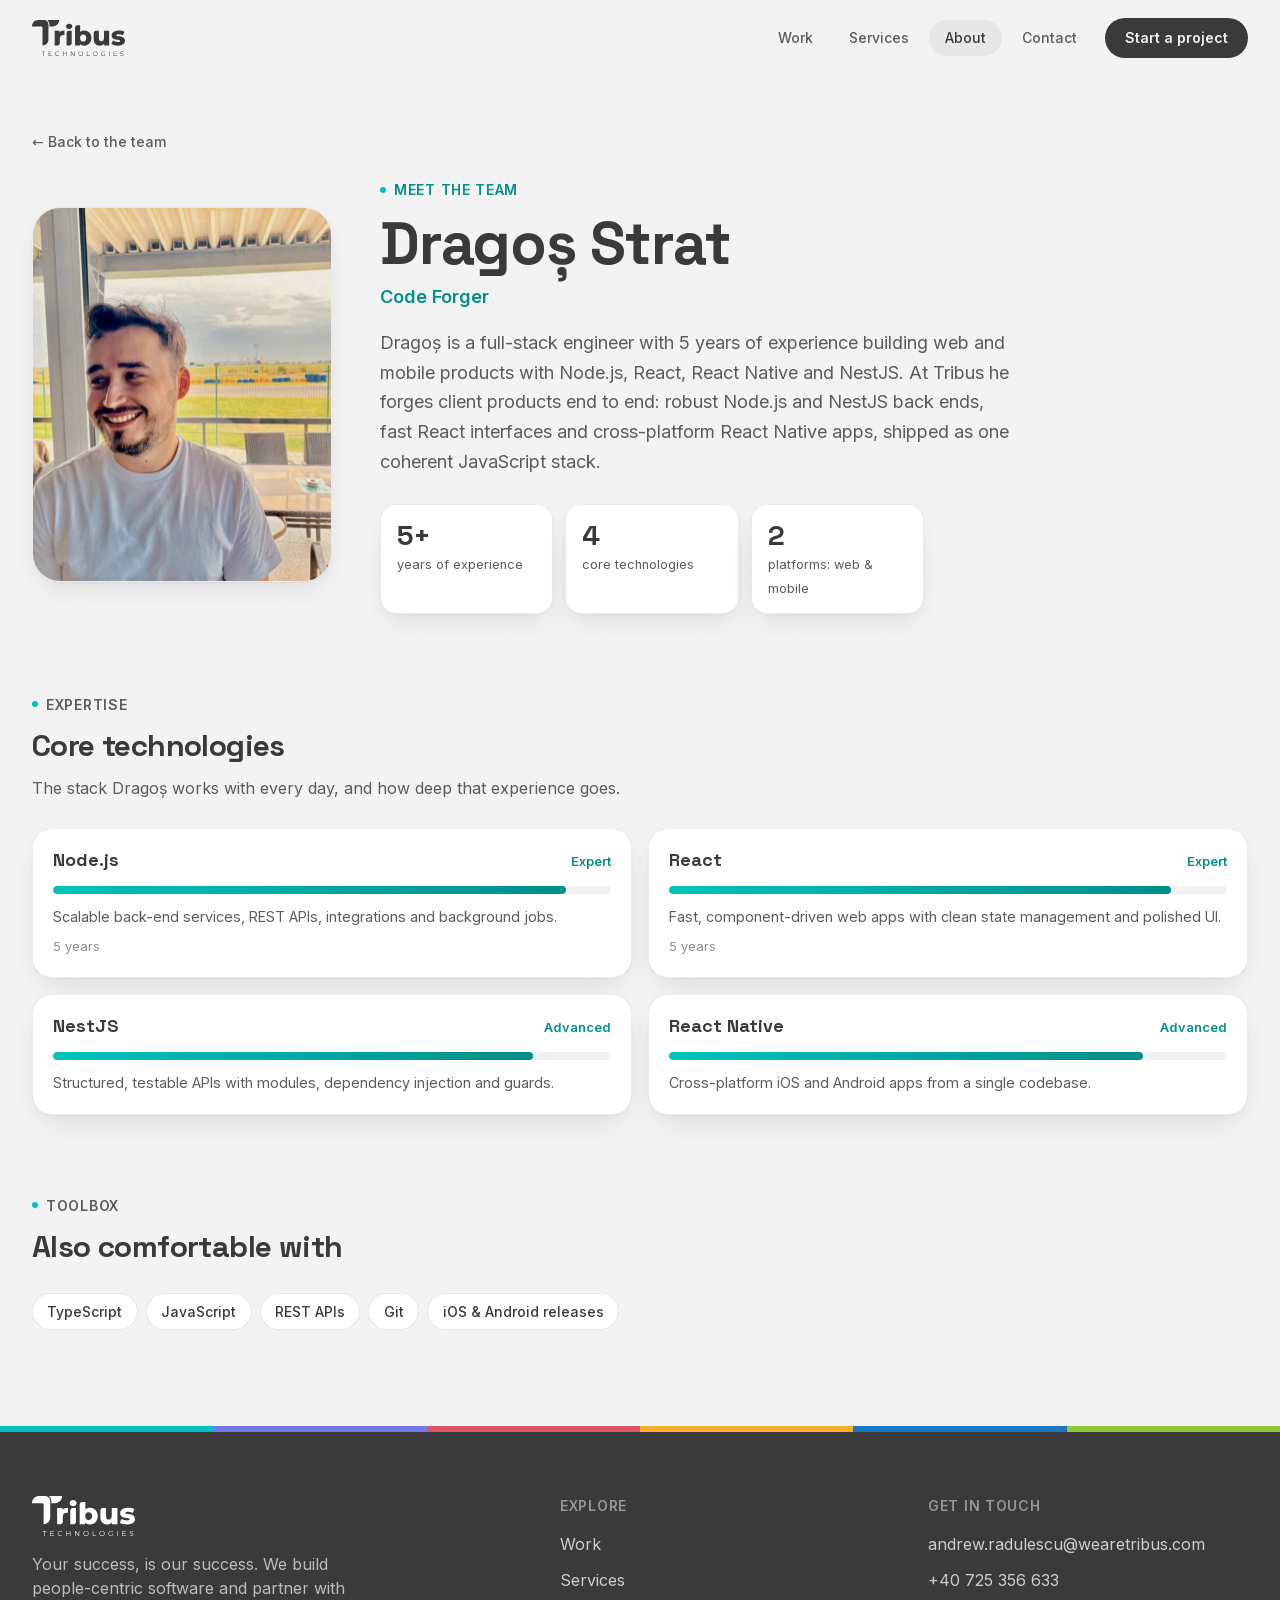
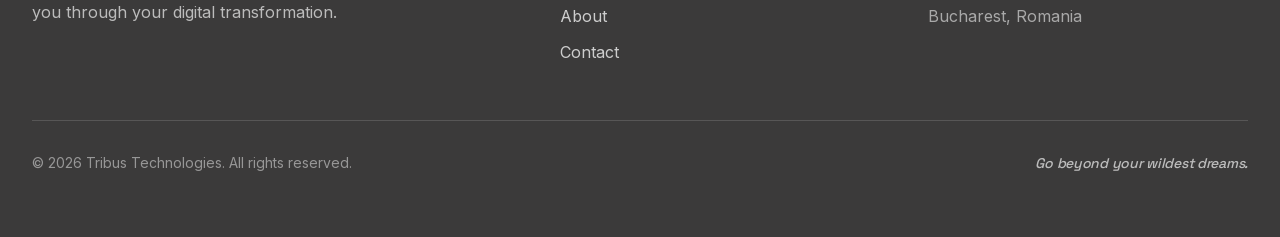
<file: dragos.html>
<!DOCTYPE html><html lang="en" class="inter_7b064e0d-module__MOT0tq__variable space_grotesk_19f6fddb-module__FDtTeq__variable h-full antialiased"><head><meta charset="utf-8"><meta name="robots" content="noindex, nofollow, noarchive"><meta name="googlebot" content="noindex, nofollow"><meta name="viewport" content="width=device-width, initial-scale=1"><link rel="stylesheet" href="assets/css/site.css"><title>Dragoș Strat — Tribus Technologies</title><meta name="application-name" content="Tribus Technologies"><meta name="author" content="Tribus Technologies"><meta name="creator" content="Tribus Technologies"><meta name="publisher" content="Tribus Technologies"><meta name="category" content="technology"><meta name="format-detection" content="telephone=no, address=no, email=no"><meta name="twitter:card" content="summary"><link rel="icon" href="icon.png" type="image/png"><link rel="apple-touch-icon" href="apple-icon.png" type="image/png"><link rel="manifest" href="manifest.webmanifest"><meta name="mobile-web-app-capable" content="yes"><meta name="apple-mobile-web-app-capable" content="yes"><meta name="apple-mobile-web-app-title" content="Tribus"><meta name="apple-mobile-web-app-status-bar-style" content="default"><meta name="theme-color" content="#f3f3f3"><script>if("serviceWorker"in navigator)addEventListener("load",function(){navigator.serviceWorker.register("sw.js").catch(function(){})});</script><noscript><style>[data-reveal]{opacity:1!important;transform:none!important}</style></noscript></head><body class="min-h-full flex flex-col bg-paper text-ink"><header class="sticky top-0 z-50 transition-all duration-300 border-b border-transparent bg-transparent"><div class="mx-auto flex max-w-7xl items-center justify-between px-5 sm:px-8"><a aria-label="Tribus — home" class="flex items-center transition-all duration-300 py-5" href="https://www.wearetribus.com/"><img src="tribus-logo-full-ink.svg" alt="Tribus Technologies" width="1899" height="734" draggable="false" class="h-9 w-auto select-none"></a><nav class="hidden items-center gap-1 md:flex"><a class="relative rounded-full px-4 py-2 text-sm font-medium transition-colors text-ink-soft hover:text-ink" href="https://www.wearetribus.com/work">Work</a><a class="relative rounded-full px-4 py-2 text-sm font-medium transition-colors text-ink-soft hover:text-ink" href="https://www.wearetribus.com/services">Services</a><a class="relative rounded-full px-4 py-2 text-sm font-medium transition-colors text-ink" href="https://www.wearetribus.com/about"><span class="absolute inset-0 -z-10 rounded-full bg-ink/[0.06]" style="opacity: 1;"></span>About</a><a class="relative rounded-full px-4 py-2 text-sm font-medium transition-colors text-ink-soft hover:text-ink" href="https://www.wearetribus.com/contact">Contact</a><a class="ml-2 inline-flex items-center rounded-full bg-ink px-5 py-2.5 text-sm font-semibold text-paper transition-transform hover:-translate-y-0.5 hover:bg-teal-ink" href="https://www.wearetribus.com/contact">Start a project</a></nav><button type="button" aria-label="Open menu" aria-expanded="false" class="relative z-50 flex h-10 w-10 items-center justify-center rounded-full text-ink md:hidden"><span class="sr-only">Menu</span><div class="flex w-5 flex-col gap-1.5"><span class="h-0.5 w-full rounded-full bg-current transition-transform"></span><span class="h-0.5 w-full rounded-full bg-current transition-opacity"></span><span class="h-0.5 w-full rounded-full bg-current transition-transform"></span></div></button></div></header><style>
  /* Profile page styles, built on the site's own colours and fonts */
  .pf { max-width: 80rem; margin: 0 auto; padding: 2rem 1.25rem 0; }
  @media (min-width: 640px) { .pf { padding: 3rem 2rem 0; } }
  .pf-back { display: inline-flex; align-items: center; gap: .4rem; font-size: .875rem; font-weight: 500; color: var(--color-ink-soft); text-decoration: none; border-radius: 999px; padding: .4rem .9rem .4rem .6rem; margin-left: -.6rem; }
  .pf-back:hover { color: var(--color-ink); background: #3b3a3a0f; }
  .pf-eyebrow { margin-top: 1.5rem; display: inline-flex; align-items: center; gap: .5rem; font-size: .875rem; font-weight: 600; text-transform: uppercase; letter-spacing: .05em; color: var(--color-teal-ink); }
  .pf-eyebrow i { width: 6px; height: 6px; border-radius: 50%; background: var(--color-teal); }
  .pf-hero { display: grid; gap: 1.75rem; margin-top: 1rem; align-items: center; }
  @media (min-width: 768px) { .pf-hero { grid-template-columns: 300px 1fr; gap: 3rem; } }
  .pf-photo { border-radius: var(--radius-xl2); overflow: hidden; background: #fff; border: 1px solid #3b3a3a1a; box-shadow: var(--shadow-card); aspect-ratio: 4 / 5; max-width: 300px; width: 100%; }
  .pf-photo img { width: 100%; height: 100%; object-fit: cover; object-position: top; display: block; }
  .pf h1 { font-family: var(--font-display); letter-spacing: -.02em; font-weight: 700; font-size: clamp(2.25rem, 8vw, 3.75rem); line-height: 1.05; color: var(--color-ink); }
  .pf-role { margin-top: .5rem; font-size: 1.125rem; font-weight: 600; color: var(--color-teal-ink); }
  .pf-bio { margin-top: 1.1rem; font-size: 1.125rem; line-height: 1.65; color: var(--color-ink-soft); max-width: 40rem; }
  .pf-stats { margin-top: 1.75rem; display: grid; grid-template-columns: repeat(3, 1fr); gap: .75rem; max-width: 34rem; }
  .pf-stat { background: #fff; border: 1px solid #3b3a3a1a; border-radius: 1rem; padding: .9rem 1rem; box-shadow: var(--shadow-card); }
  .pf-stat b { display: block; font-family: var(--font-display); font-size: 1.75rem; font-weight: 700; color: var(--color-ink); line-height: 1.1; }
  .pf-stat span { font-size: .8rem; color: var(--color-ink-soft); }
  .pf-section { margin-top: 4.5rem; }
  .pf-section h2 { font-family: var(--font-display); letter-spacing: -.02em; font-weight: 700; font-size: clamp(1.5rem, 5vw, 1.875rem); color: var(--color-ink); }
  .pf-section > p { margin-top: .5rem; color: var(--color-ink-soft); max-width: 40rem; }
  .pf-skills { margin-top: 1.75rem; display: grid; gap: 1rem; }
  @media (min-width: 768px) { .pf-skills { grid-template-columns: 1fr 1fr; } }
  .pf-skill { background: #fff; border: 1px solid #3b3a3a1a; border-radius: 1.25rem; padding: 1.1rem 1.25rem 1.25rem; box-shadow: var(--shadow-card); transition: box-shadow .3s; }
  .pf-skill:hover { box-shadow: var(--shadow-card-hover); }
  .pf-skill-top { display: flex; justify-content: space-between; align-items: baseline; gap: 1rem; }
  .pf-skill h3 { font-family: var(--font-display); font-size: 1.125rem; font-weight: 700; color: var(--color-ink); }
  .pf-level { font-size: .8rem; font-weight: 600; color: var(--color-teal-ink); white-space: nowrap; }
  .pf-bar { margin-top: .8rem; height: 8px; border-radius: 999px; background: #3b3a3a12; overflow: hidden; }
  .pf-bar i { display: block; height: 100%; width: 0; border-radius: inherit; background: linear-gradient(90deg, var(--color-teal), var(--color-teal-ink)); transition: width 1.2s cubic-bezier(.16,1,.3,1); }
  .pf-skill p { margin-top: .75rem; font-size: .9rem; line-height: 1.5; color: var(--color-ink-soft); }
  .pf-meta { margin-top: .6rem; font-size: .8rem; color: #5c5b5bb3; }
  .pf-chips { margin-top: 1.5rem; display: flex; flex-wrap: wrap; gap: .5rem; }
  .pf-chips span { font-size: .875rem; font-weight: 500; color: var(--color-ink); background: #fff; border: 1px solid #3b3a3a1f; border-radius: 999px; padding: .45rem .9rem; }
  .pf-rv { opacity: 0; transform: translateY(24px); transition: opacity .6s cubic-bezier(.16,1,.3,1), transform .6s cubic-bezier(.16,1,.3,1); }
  .pf-rv.in { opacity: 1; transform: none; }
</style>

<main class="flex-1">
  <div class="pf">
    <a class="pf-back" href="index.html">← Back to the team</a>

    <section class="pf-hero">
      <div class="pf-photo pf-rv"><img src="images/team/people/dragos.webp" alt="Dragoș Strat, Code Forger at Tribus"></div>
      <div class="pf-rv">
        <p class="pf-eyebrow" style="margin-top:0"><i></i>Meet the team</p>
        <h1 style="margin-top:.75rem">Dragoș Strat</h1>
        <p class="pf-role">Code Forger</p>
        <!-- EDIT ME: bio -->
        <p class="pf-bio" id="pf-bio"></p>
        <div class="pf-stats" id="pf-stats"></div>
      </div>
    </section>

    <section class="pf-section">
      <p class="pf-eyebrow"><i></i>Expertise</p>
      <h2 style="margin-top:.5rem">Core technologies</h2>
      <p>The stack Dragoș works with every day, and how deep that experience goes.</p>
      <div class="pf-skills" id="pf-skills"></div>
    </section>

    <section class="pf-section">
      <p class="pf-eyebrow"><i></i>Toolbox</p>
      <h2 style="margin-top:.5rem">Also comfortable with</h2>
      <div class="pf-chips" id="pf-tools"></div>
    </section>
  </div>
</main>

<script>
/* =====================================================================
   EDIT ME: everything on this page comes from PROFILE below.
   level is 0-100 (drives the bar), years is optional.
   ===================================================================== */
var PROFILE = {
  bio: "Dragoș is a full-stack engineer with 5 years of experience building web and mobile products with Node.js, React, React Native and NestJS. At Tribus he forges client products end to end: robust Node.js and NestJS back ends, fast React interfaces and cross-platform React Native apps, shipped as one coherent JavaScript stack.",
  stats: [
    { value: "5+", label: "years of experience" },
    { value: "4", label: "core technologies" },
    { value: "2", label: "platforms: web & mobile" }
  ],
  skills: [
    { name: "Node.js",      level: 92, label: "Expert",   years: "5", note: "Scalable back-end services, REST APIs, integrations and background jobs." },
    { name: "React",        level: 90, label: "Expert",   years: "5", note: "Fast, component-driven web apps with clean state management and polished UI." },
    { name: "NestJS",       level: 86, label: "Advanced", years: "",  note: "Structured, testable APIs with modules, dependency injection and guards." },
    { name: "React Native", level: 85, label: "Advanced", years: "",  note: "Cross-platform iOS and Android apps from a single codebase." }
  ],
  tools: ["TypeScript", "JavaScript", "REST APIs", "Git", "iOS & Android releases"]
};

(function () {
  function el(tag, cls, text) { var e = document.createElement(tag); if (cls) e.className = cls; if (text != null) e.textContent = text; return e; }
  document.getElementById('pf-bio').textContent = PROFILE.bio;
  var stats = document.getElementById('pf-stats');
  PROFILE.stats.forEach(function (s) { var d = el('div', 'pf-stat'); d.appendChild(el('b', '', s.value)); d.appendChild(el('span', '', s.label)); stats.appendChild(d); });
  var skills = document.getElementById('pf-skills');
  PROFILE.skills.forEach(function (s, i) {
    var c = el('div', 'pf-skill pf-rv'); c.style.transitionDelay = (i % 2) * 0.08 + 's';
    var top = el('div', 'pf-skill-top'); top.appendChild(el('h3', '', s.name)); top.appendChild(el('span', 'pf-level', s.label || ''));
    var bar = el('div', 'pf-bar'); var fill = el('i'); fill.setAttribute('data-w', Math.max(0, Math.min(100, s.level)) + '%'); bar.appendChild(fill);
    c.appendChild(top); c.appendChild(bar);
    if (s.note) c.appendChild(el('p', '', s.note));
    if (s.years) c.appendChild(el('div', 'pf-meta', s.years + ' years'));
    skills.appendChild(c);
  });
  var tools = document.getElementById('pf-tools');
  PROFILE.tools.forEach(function (t) { tools.appendChild(el('span', '', t)); });

  var items = document.querySelectorAll('.pf-rv');
  function show(e) { e.classList.add('in'); var f = e.querySelector('.pf-bar i'); if (f) setTimeout(function () { f.style.width = f.getAttribute('data-w'); }, 150); }
  if ('IntersectionObserver' in window) {
    var io = new IntersectionObserver(function (es) { es.forEach(function (x) { if (x.isIntersecting) { show(x.target); io.unobserve(x.target); } }); }, { rootMargin: '-60px' });
    items.forEach(function (e) { io.observe(e); });
  } else items.forEach(show);
})();
</script>
<footer class="relative mt-24 overflow-hidden bg-ink text-paper"><div class="flex h-1.5 w-full"><span class="flex-1 bg-teal"></span><span class="flex-1 bg-indigo"></span><span class="flex-1 bg-coral"></span><span class="flex-1 bg-amber"></span><span class="flex-1 bg-blue"></span><span class="flex-1 bg-green"></span></div><div class="mx-auto max-w-7xl px-5 py-16 sm:px-8"><div class="grid gap-12 md:grid-cols-[1.5fr_1fr_1fr]"><div><img src="tribus-logo-full-white.svg" alt="Tribus Technologies" width="1899" height="734" draggable="false" class="w-auto select-none h-10"><p class="mt-4 max-w-sm text-balance text-paper/70">Your success, is our success. We build people-centric software and partner with you through your digital transformation.</p></div><div><h3 class="text-sm font-semibold uppercase tracking-wider text-paper/50">Explore</h3><ul class="mt-4 space-y-3"><li><a class="text-paper/80 transition-colors hover:text-teal" href="https://www.wearetribus.com/work">Work</a></li><li><a class="text-paper/80 transition-colors hover:text-teal" href="https://www.wearetribus.com/services">Services</a></li><li><a class="text-paper/80 transition-colors hover:text-teal" href="https://www.wearetribus.com/about">About</a></li><li><a class="text-paper/80 transition-colors hover:text-teal" href="https://www.wearetribus.com/contact">Contact</a></li></ul></div><div><h3 class="text-sm font-semibold uppercase tracking-wider text-paper/50">Get in touch</h3><ul class="mt-4 space-y-3 text-paper/80"><li><a href="mailto:andrew.radulescu@wearetribus.com" class="break-all transition-colors hover:text-teal">andrew.radulescu@wearetribus.com</a></li><li><a href="tel:+40725356633" class="transition-colors hover:text-teal">+40 725 356 633</a></li><li class="text-paper/60">Bucharest, Romania</li></ul></div></div><div class="mt-14 flex flex-col items-start justify-between gap-4 border-t border-paper/15 pt-8 text-sm text-paper/50 sm:flex-row sm:items-center"><p>© 2026 Tribus Technologies. All rights reserved.</p><p class="font-display italic text-paper/70">Go beyond your wildest dreams.</p></div></div></footer><script src="assets/js/site.js"></script></body></html>
</file>
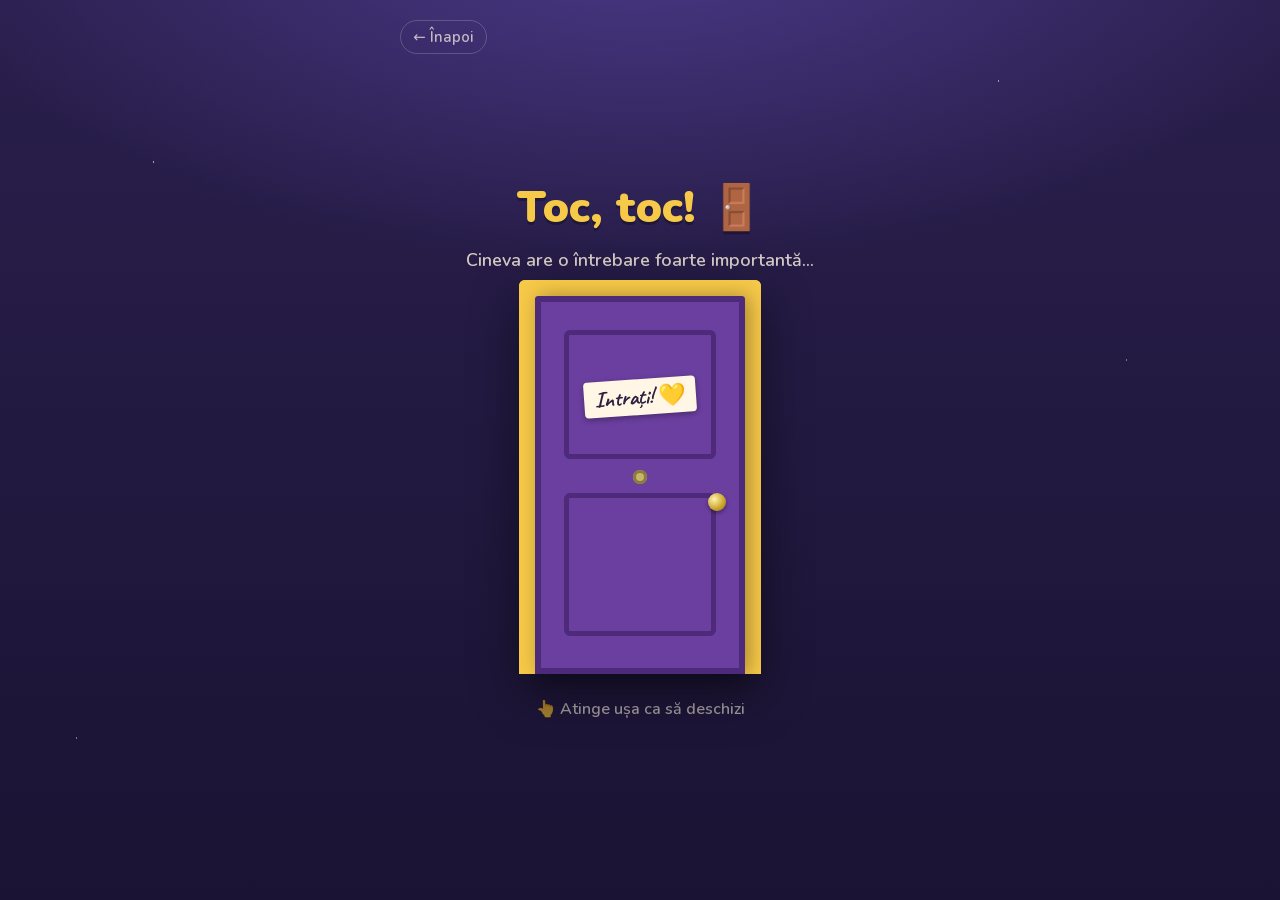
<file: surprise.html>
<!DOCTYPE html>
<html lang="ro">
<head>
<meta charset="utf-8">
<meta name="viewport" content="width=device-width, initial-scale=1, viewport-fit=cover">
<meta name="robots" content="noindex, nofollow, noarchive">
<meta name="theme-color" content="#2a1f4d">
<title>Toc, toc! 🚪</title>
<link rel="icon" href="icon.png" type="image/png">
<link rel="apple-touch-icon" href="apple-icon.png" type="image/png">
<link rel="manifest" href="manifest.webmanifest">
<meta name="mobile-web-app-capable" content="yes">
<meta name="apple-mobile-web-app-capable" content="yes">
<meta name="apple-mobile-web-app-title" content="Tribus">
<meta name="apple-mobile-web-app-status-bar-style" content="default">
<script>if("serviceWorker"in navigator)addEventListener("load",function(){navigator.serviceWorker.register("sw.js").catch(function(){})});</script>
<link rel="stylesheet" href="assets/css/fun.css">
<style>
  /* =================================================================
     Surprise page. Every bit of text you may want to change is in the
     HTML below, marked with an "EDIT ME" comment.
     Your photo: save it as surprise/photo.jpg
     ================================================================= */
  :root {
    --night: #2a1f4d;
    --night-2: #1a1333;
    --purple: #6b3fa0;
    --purple-dark: #4e2a7a;
    --yellow: #f7c948;
    --red: #e4572e;
    --blue: #3a86ff;
    --orange: #e07a2f;
    --cream: #fff6e5;
    --ink: #2b2140;
  }
  * { box-sizing: border-box; margin: 0; padding: 0; }
  html { background: var(--night-2); overflow-x: hidden; }
  /* body must NOT get its own overflow, or phones show a second, inner scroll area */
  html, body { min-height: 100%; }
  body {
    font-family: "Nunito", ui-rounded, system-ui, sans-serif;
    color: var(--cream);
    background:
      radial-gradient(1200px 600px at 50% -10%, #4b3a8a 0%, transparent 60%),
      linear-gradient(180deg, var(--night) 0%, var(--night-2) 100%);
    background-attachment: fixed;
    -webkit-font-smoothing: antialiased;
    -webkit-tap-highlight-color: transparent;
  }
  #sky { position: fixed; inset: 0; width: 100%; height: 100%; pointer-events: none; z-index: 0; }
  #confetti { position: fixed; inset: 0; width: 100%; height: 100%; pointer-events: none; z-index: 30; }
  .stars { position: fixed; inset: 0; pointer-events: none; z-index: 0;
    background-image:
      radial-gradient(1.5px 1.5px at 12% 18%, #fff9 50%, transparent 51%),
      radial-gradient(1.5px 1.5px at 78% 9%, #fff8 50%, transparent 51%),
      radial-gradient(1px 1px at 40% 30%, #fff7 50%, transparent 51%),
      radial-gradient(1.5px 1.5px at 88% 40%, #fff6 50%, transparent 51%),
      radial-gradient(1px 1px at 22% 55%, #fff6 50%, transparent 51%),
      radial-gradient(1px 1px at 60% 70%, #fff5 50%, transparent 51%),
      radial-gradient(1.5px 1.5px at 6% 82%, #fff6 50%, transparent 51%),
      radial-gradient(1px 1px at 93% 88%, #fff6 50%, transparent 51%);
    animation: twinkle 4s ease-in-out infinite alternate; }
  @keyframes twinkle { from { opacity: .5 } to { opacity: 1 } }

  .wrap { position: relative; z-index: 1; overflow-x: clip; max-width: 520px; margin: 0 auto; padding: 20px 20px 60px; min-height: 100vh; min-height: 100dvh; display: flex; flex-direction: column; }
  .back { align-self: flex-start; color: #fff6e5b3; text-decoration: none; font-size: 15px; padding: 6px 12px; border-radius: 999px; border: 1px solid #fff6e533; }
  .back:hover { color: var(--cream); border-color: #fff6e580; }

  /* ---------- the dotted title ---------- */
  .dotted { font-weight: 900; letter-spacing: .02em; line-height: 1; white-space: nowrap; }
  .dotted .dot { display: inline-block; width: .16em; height: .16em; border-radius: 50%; margin: 0 .14em; vertical-align: middle; transform: translateY(-.05em); }
  .dot.r { background: var(--red); } .dot.y { background: var(--yellow); } .dot.b { background: var(--blue); }

  /* ---------- scene 1: the purple door ---------- */
  .scene { display: none; flex: 1; flex-direction: column; align-items: center; text-align: center; }
  .scene.on { display: flex; }
  #door-scene { justify-content: center; gap: 24px; padding-top: 4px; }
  .knock { font-size: clamp(30px, 9vw, 44px); font-weight: 900; color: var(--yellow); text-shadow: 0 3px 0 #0004; }
  .knock-sub { font-size: 18px; color: #fff6e5cc; margin-top: -14px; }
  .doorway { perspective: 900px; width: min(52vw, 210px); aspect-ratio: 1 / 1.8; position: relative; cursor: pointer; }
  .frame { position: absolute; inset: -16px -16px 0 -16px; border: 16px solid var(--yellow); border-bottom: 0; border-radius: 6px 6px 0 0;
    background: radial-gradient(circle at 50% 40%, #fff3c4 0%, #ffd56a 35%, #f39c3d 100%); box-shadow: 0 20px 50px #0007; }
  .frame::after { content: "🎉"; position: absolute; left: 50%; top: 40%; transform: translate(-50%,-50%); font-size: 64px; }
  .door { position: absolute; inset: 0; background: var(--purple); border-radius: 4px 4px 0 0; transform-origin: left center; transition: transform .7s cubic-bezier(.3,1.3,.5,1); box-shadow: inset 0 0 0 6px var(--purple-dark), 4px 0 20px #0005; animation: knock 2.4s ease-in-out infinite; }
  .door .panel { position: absolute; left: 14%; right: 14%; border: 5px solid var(--purple-dark); border-radius: 6px; }
  .door .p1 { top: 9%; height: 34%; } .door .p2 { top: 52%; height: 38%; }
  .door .peephole { position: absolute; left: 50%; top: 46%; width: 14px; height: 14px; margin-left: -7px; border-radius: 50%; background: #c9b46b; box-shadow: inset 0 0 0 3px #8a7a3c; }
  .door .knob { position: absolute; right: 9%; top: 52%; width: 18px; height: 18px; border-radius: 50%; background: radial-gradient(circle at 35% 35%, #fff2b0, #c9a227 60%, #8a6d12); box-shadow: 0 2px 4px #0006; }
  .door .sign { position: absolute; left: 50%; top: 22%; transform: translateX(-50%) rotate(-4deg); background: var(--cream); color: var(--ink); font-family: "Caveat", cursive; font-size: 22px; padding: 4px 10px; border-radius: 4px; box-shadow: 0 2px 6px #0005; white-space: nowrap; }
  @keyframes knock { 0%, 70%, 100% { transform: rotate(0) } 74% { transform: rotate(-1.2deg) } 78% { transform: rotate(1.2deg) } 82% { transform: rotate(-1deg) } 86% { transform: rotate(.8deg) } }
  .doorway.open .door { animation: none; transform: rotateY(-105deg); }
  .tap-hint { font-size: 16px; color: #fff6e599; animation: bob 1.4s ease-in-out infinite; }
  @keyframes bob { 50% { transform: translateY(-5px) } }

  /* ---------- scene 2: the question ---------- */
  #ask-scene { padding-top: 10px; }
  .episode { margin-top: 16px; font-size: 14px; letter-spacing: .14em; text-transform: uppercase; color: var(--yellow); }
  .ep-title { margin-top: 6px; font-size: 17px; color: #fff6e5cc; font-weight: 600; }
  .big-dotted { margin-top: 0; font-size: clamp(44px, 14vw, 66px); color: var(--cream); text-shadow: 0 4px 0 #0005; }
  .flip { margin-top: 26px; width: min(78vw, 300px); perspective: 1200px; cursor: pointer; -webkit-tap-highlight-color: transparent; }
  .flip-inner { position: relative; display: grid; transform: rotate(-3deg); }
  .flip.flipped .flip-inner { transform: rotate(3deg); }
  .flip .polaroid { grid-area: 1 / 1; margin: 0; width: 100%; transform: none; }
  /* Only the side facing up is shown; the JS turns the card edge-on,
     swaps the side, then turns it back (works on every phone browser). */
  .flip .back-side, .flip.flipped .front-side { visibility: hidden; }
  .flip.flipped .back-side { visibility: visible; }
  .turn-hint { position: absolute; z-index: 3; right: -8px; top: 22px; background: var(--red); color: #fff; font-weight: 800; font-size: 14px; padding: 6px 12px; border-radius: 999px; transform: rotate(6deg); box-shadow: 0 4px 10px #0006; animation: wiggle 1.6s ease-in-out infinite; }
  @keyframes wiggle { 0%,100% { transform: rotate(6deg) } 50% { transform: rotate(-4deg) scale(1.06) } }
  .flip-help { margin-top: 14px; font-size: 15px; color: #fff6e5b3; }
  .polaroid { margin-top: 26px; background: #fff; padding: 12px 12px 46px; width: min(78vw, 300px); transform: rotate(-3deg); box-shadow: 0 18px 40px #0008; position: relative; }
  .polaroid::before { content: ""; position: absolute; top: -14px; left: 50%; width: 110px; height: 30px; margin-left: -55px; background: #f7c948bb; transform: rotate(4deg); }
  .polaroid .pic { aspect-ratio: 4 / 5; background: #e9e3f5; overflow: hidden; position: relative; }
  .polaroid .pic img { position: absolute; inset: 0; z-index: 1; width: 100%; height: 100%; object-fit: cover; display: block; }
  .polaroid .pic .ph { position: absolute; inset: 0; display: flex; flex-direction: column; align-items: center; justify-content: center; gap: 6px; color: #6b5a8c; font-size: 15px; padding: 16px; }
  .polaroid .pic .ph b { font-size: 46px; }
  .polaroid figcaption { position: absolute; left: 0; right: 0; bottom: 8px; font-family: "Caveat", cursive; font-size: 24px; color: #333; }
  .polaroid.fade-in { animation-name: fadeUpTilt; }
  @keyframes fadeUpTilt { from { opacity: 0; transform: translateY(18px) } to { opacity: 1 } }
  .question { margin-top: 30px; font-size: clamp(30px, 8.6vw, 42px); font-weight: 900; line-height: 1.12; text-wrap: balance; }
  .question .names { color: var(--yellow); }
  .laugh { margin-top: 10px; font-size: 15px; font-style: italic; color: #fff6e580; }

  .buttons { margin-top: 28px; display: flex; flex-direction: column; gap: 18px; justify-content: flex-start; align-items: center; position: relative; width: 100%; min-height: 170px; }
  .btn { font: inherit; font-weight: 800; border: 0; cursor: pointer; border-radius: 999px; transition: transform .2s; }
  .btn-yes { font-size: 24px; padding: 16px 40px; background: var(--yellow); color: var(--ink); box-shadow: 0 6px 0 #b8901f, 0 12px 30px #f7c94855; }
  .btn-yes:active { transform: translateY(4px); box-shadow: 0 2px 0 #b8901f; }
  .btn-yes.grow { animation: grow .6s ease; }
  @keyframes grow { 50% { transform: scale(1.12) } }
  .btn-no { font-size: 17px; padding: 12px 22px; background: transparent; color: #fff6e5cc; border: 2px solid #fff6e555; transition: transform .35s cubic-bezier(.2,1.4,.4,1), font-size .3s; touch-action: manipulation; }

  /* the couch */
  .couch { margin-top: 36px; width: min(86vw, 360px); }

  /* ---------- scene 3: they said yes ---------- */
  #yes-scene { padding-top: 26px; }
  .yes-title { font-size: clamp(40px, 12vw, 60px); color: var(--yellow); text-shadow: 0 4px 0 #0005; animation: pop .7s cubic-bezier(.2,1.6,.4,1); }
  @keyframes pop { from { transform: scale(.3); opacity: 0 } to { transform: none; opacity: 1 } }
  .yes-sub { margin-top: 12px; font-size: 20px; color: #fff6e5e6; }
  .cflip { margin-top: 26px; perspective: 1400px; animation: pop .8s .2s both cubic-bezier(.2,1.4,.4,1); }
  .cflip-inner { display: grid; align-items: start; transition: height .55s cubic-bezier(.3,1,.5,1); transform: rotate(.6deg); }
  .cflip.flipped .cflip-inner { transform: rotate(-.6deg); }
  .cflip .contract { grid-area: 1 / 1; }
  .cflip .voucher-side, .cflip.flipped .contract:not(.voucher-side) { visibility: hidden; }
  .cflip.flipped .voucher-side { visibility: visible; }
  .contract { background: var(--cream); color: var(--ink); text-align: left; border-radius: 14px; padding: 22px 20px 26px; box-shadow: 0 18px 40px #0008; position: relative; }
  .gift-btn { display: block; margin: 20px auto 0; font-size: 15px; padding: 10px 20px; background: var(--red); color: #fff; box-shadow: 0 4px 0 #a83a1c; letter-spacing: .04em; animation: wiggle 1.6s ease-in-out infinite; }
  .gift-btn.back { background: transparent; color: var(--ink); box-shadow: none; border: 2px solid #2b214033; animation: none; letter-spacing: 0; }
  .voucher { border: 3px dashed var(--purple); border-radius: 12px; padding: 16px 14px; text-align: center; background: repeating-linear-gradient(45deg, #fff6e5, #fff6e5 12px, #fdeccd 12px, #fdeccd 24px); }
  .voucher .v-kicker { font-size: 13px; font-weight: 800; letter-spacing: .14em; color: var(--red); }
  .voucher .v-title { margin-top: 6px; font-size: 26px; font-weight: 900; line-height: 1.1; color: var(--purple-dark); }
  .voucher .v-sub { margin-top: 8px; font-size: 16px; line-height: 1.4; }
  .voucher dl { margin-top: 12px; display: grid; grid-template-columns: auto 1fr; gap: 4px 10px; text-align: left; font-size: 15px; }
  .voucher dt { font-weight: 800; color: var(--purple-dark); }
  .phoebe { margin-top: 16px; border-radius: 12px; overflow: hidden; background: #2b21401a; transform: rotate(-1deg); box-shadow: 0 8px 20px #0003; }
  .phoebe img { display: block; width: 100%; height: auto; min-height: 120px; object-fit: cover; }
  .phoebe small { display: block; font-family: "Caveat", cursive; font-size: 20px; text-align: center; padding: 4px 8px; background: #fff; color: #333; }
  .contract h2 { font-size: 22px; font-weight: 900; text-align: center; }
  .contract .small { text-align: center; font-size: 13px; color: #6b5a8c; margin-top: 2px; }
  .contract ol { margin: 16px 0 0 22px; display: grid; gap: 10px; font-size: 16px; line-height: 1.4; }
  .contract .sign { margin-top: 22px; display: flex; justify-content: space-between; align-items: flex-end; gap: 10px; }
  .contract .sign span { font-family: "Caveat", cursive; font-size: 24px; color: #3a2f6b; border-bottom: 1.5px solid #3a2f6b55; padding: 0 6px; }
  .stamp { position: absolute; right: -8px; top: -18px; border: 4px solid var(--red); color: var(--red); font-weight: 900; font-size: 20px; padding: 4px 12px; border-radius: 8px; transform: rotate(-14deg); opacity: .85; animation: stamp .45s 1s both cubic-bezier(.2,1.6,.4,1); }
  @keyframes stamp { from { transform: rotate(-14deg) scale(3); opacity: 0 } to { transform: rotate(-14deg) scale(1); opacity: .85 } }
  .end-buttons { margin-top: 26px; display: flex; flex-wrap: wrap; justify-content: center; gap: 14px; }
  .again { font-size: 17px; font-size: 17px; padding: 12px 24px; background: var(--purple); color: var(--cream); box-shadow: 0 5px 0 var(--purple-dark); }

  .baby-btn[hidden] { display: none; }
  .baby-btn.arrive { animation: babyIn .8s cubic-bezier(.2,1.6,.4,1) both; }
  @keyframes babyIn { 0% { transform: scale(0) rotate(-200deg); opacity: 0 } 70% { transform: scale(1.25) rotate(10deg); opacity: 1 } 100% { transform: none } }
  .baby-btn { font-size: 26px; line-height: 1; width: 56px; height: 52px; padding: 0; background: var(--yellow); color: var(--ink); box-shadow: 0 5px 0 #b8901f; }

  /* ---------- scene 4: the baby page (the whole screen turns into sunshine) ---------- */
  .sun { position: fixed; inset: 0; z-index: 0; pointer-events: none;
    background: radial-gradient(circle at 50% 12%, #fffbe0 0%, #ffe680 30%, #ffd23f 65%, #ffbf1f 100%);
    clip-path: circle(0 at var(--sx, 50%) var(--sy, 80%)); transition: clip-path .8s cubic-bezier(.55,0,.25,1); }
  body.sunny .sun { clip-path: circle(150% at var(--sx, 50%) var(--sy, 80%)); }
  body.sunny { color: var(--ink); }
  body.sunny .back { color: #2b2140b3; border-color: #2b214033; }
  body.sunny .stars, body.sunny #sky { opacity: 0; }
  #baby-scene { padding-top: 6px; color: var(--ink); }
  /* screen changes: the old screen fades out first, the new one fades in */
  .scene { transition: opacity .3s ease, transform .3s ease; }
  .scene.leaving { opacity: 0; transform: scale(.97); pointer-events: none; }
  .scene.entering { animation: sceneIn .6s cubic-bezier(.16,1,.3,1) both; }
  @keyframes sceneIn { from { opacity: 0; transform: translateY(16px) } to { opacity: 1; transform: none } }
  .sunburst { font-size: 64px; line-height: 1; animation: spin 18s linear infinite; filter: drop-shadow(0 0 24px #fff8); }
  @keyframes spin { to { transform: rotate(360deg) } }
  .baby-ep { margin-top: 10px; color: #c2410c; }
  .baby-ep-title { color: #2b2140b3; }
  .baby-title { margin-top: 14px; color: var(--ink); text-shadow: 0 4px 0 #fff8; }
  #baby-scene .baby-photo { margin-top: 30px; transform: none; }
  #baby-scene .baby-photo::before { transform: none; }
  #baby-scene .polaroid { box-shadow: 0 18px 40px #b4530044; }
  #baby-scene .polaroid::before { background: #ffffffaa; }
  .baby-note { margin-top: 34px; text-align: center; font-size: 18px; line-height: 1.5; display: grid; gap: 14px; }
  .baby-lead { font-size: 22px; font-weight: 800; line-height: 1.3; text-wrap: balance; }
  .baby-lead b { color: #c2410c; }
  .baby-welcome { font-size: 30px; font-weight: 900; color: #c2410c; line-height: 1.15; margin-top: 4px; }
  .baby-sign { font-family: "Caveat", cursive; font-size: 30px; color: #3a2f6b; }
  .baby-gif-btn { font-size: 26px; line-height: 1; width: 56px; height: 52px; padding: 0; background: #ff6fb5; color: #fff; box-shadow: 0 5px 0 #c2407f; }
  .baby-back { font-size: 16px; padding: 12px 20px; background: transparent; color: var(--ink); border: 2px solid #2b214040; }

  .joey { margin: 22px auto 0; width: min(80vw, 320px); border-radius: 16px; overflow: hidden; background: #0003; box-shadow: 0 14px 34px #0007; border: 4px solid var(--yellow); transform: rotate(-1.5deg); }
  .joey img { display: block; width: 100%; height: auto; min-height: 120px; object-fit: cover; }
  .joey small { display: block; text-align: right; font-size: 11px; padding: 3px 8px; color: #fff6e599; background: #0006; }
  .joey-media { position: relative; aspect-ratio: 4 / 3; background: #0004; }
  .joey-media img { position: absolute; inset: 0; width: 100%; height: 100%; min-height: 0; object-fit: cover; }
  .joey-media .yes-photo { opacity: 0; transition: opacity .6s ease; }
  .joey.photo .yes-photo { opacity: 1; }
  .joey.photo small { visibility: hidden; }
  .joey.pop { animation: pop .6s cubic-bezier(.2,1.6,.4,1); }
  .joey-float { position: fixed; left: 50%; top: 50%; z-index: 35; width: min(78vw, 320px); margin: 0; transform: translate(-50%,-50%) rotate(-2deg); display: none; }
  .joey-float.show { display: block; animation: floatIn .5s cubic-bezier(.2,1.6,.4,1) both; }
  .joey.loading { visibility: hidden; }
  @keyframes floatIn { from { transform: translate(-50%,-50%) scale(.4); opacity: 0 } to { transform: translate(-50%,-50%) rotate(-2deg); opacity: 1 } }
  /* theme song + its pause button */
  .music-btn { position: fixed; left: 12px; bottom: max(14px, env(safe-area-inset-bottom)); z-index: 45; display: none; width: 44px; height: 44px; border-radius: 50%; border: 0; font-size: 20px; background: #000a; color: #fff; box-shadow: 0 4px 12px #0005; cursor: pointer; }
  .music-btn.on { display: block; }
  .caption { position: fixed; left: 50%; bottom: 22px; transform: translateX(-50%); z-index: 40; background: #000c; color: #fff; font-size: 15px; padding: 6px 14px; border-radius: 6px; font-style: italic; opacity: 0; transition: opacity .3s; pointer-events: none; width: max-content; max-width: calc(100vw - 32px); text-align: center; line-height: 1.35; text-wrap: balance; overflow-wrap: anywhere; bottom: max(70px, calc(env(safe-area-inset-bottom) + 56px)); }   /* sits above the 🔊 button */
  .caption.show { opacity: 1; }

  .fade-in { animation: fadeUp .8s both cubic-bezier(.16,1,.3,1); }
  .d1 { animation-delay: .15s } .d2 { animation-delay: .3s } .d3 { animation-delay: .45s } .d4 { animation-delay: .6s } .d5 { animation-delay: .75s }
  @keyframes fadeUp { from { opacity: 0; transform: translateY(18px) } to { opacity: 1; transform: none } }
  @media (prefers-reduced-motion: reduce) { .door { animation: none } }
</style>
</head>
<body>
<canvas id="sky"></canvas>
<div class="stars"></div>
<div class="sun" id="sun"></div>

<div class="wrap">
  <a class="back" href="index.html">← Înapoi</a>

  <!-- ===================== SCENE 1: the door ===================== -->
  <section class="scene on" id="door-scene">
    <!-- EDIT ME -->
    <p class="knock">Toc, toc! 🚪</p>
    <p class="knock-sub">Cineva are o întrebare foarte importantă…</p>
    <div class="doorway" id="doorway" role="button" tabindex="0" aria-label="Deschide ușa">
      <div class="frame"></div>
      <div class="door">
        <div class="panel p1"></div><div class="panel p2"></div>
        <div class="peephole"></div><div class="knob"></div>
        <!-- EDIT ME: note stuck on the door -->
        <div class="sign">Intrați! 💛</div>
      </div>
    </div>
    <p class="tap-hint">👆 Atinge ușa ca să deschizi</p>
  </section>

  <!-- ===================== SCENE 2: the question ===================== -->
  <section class="scene" id="ask-scene">
    <!-- EDIT ME -->
    <div class="big-dotted dotted fade-in" aria-label="Nașii">N<i class="dot r"></i>A<i class="dot y"></i>Ș<i class="dot b"></i>I<i class="dot r"></i>I</div>
    <p class="episode fade-in d1">Season 1 · Episode 1</p>
    <p class="ep-title fade-in d2">The One Where Lucia and Alexandru Get Asked</p>

    <div class="flip fade-in d3" id="flip" role="button" tabindex="0" aria-label="Întoarce poza">
      <div class="flip-inner">
        <!-- FRONT: the serious photo. EDIT ME: surprise/photo-front.jpg -->
        <figure class="polaroid front-side">
          <div class="pic">
            <img src="surprise/photo-front.jpg" alt="Noi, serioși"
                 onerror="this.remove();">
            <div class="ph"><b>📸</b>Poza serioasă</div>
          </div>
          <!-- EDIT ME: caption on the front -->
          <figcaption>noi, foarte serioși 🧐</figcaption>
          <span class="turn-hint">Întoarce-mă! 🔄</span>
        </figure>
        <!-- BACK: the funny photo. EDIT ME: surprise/photo-back.jpg -->
        <figure class="polaroid back-side">
          <div class="pic">
            <img src="surprise/photo-back.jpg" alt="Noi, de fapt"
                 onerror="this.remove();">
            <div class="ph"><b>🤪</b>Poza amuzantă</div>
          </div>
          <!-- EDIT ME: caption on the back -->
          <figcaption>…și noi, de fapt 😘</figcaption>
        </figure>
      </div>
    </div>
    <p class="flip-help fade-in d3" id="flip-help">👆 Atinge poza ca s-o întorci</p>

    <!-- EDIT ME: the question -->
    <h1 class="question fade-in d4"><span class="names">Lucia și Alexandru</span>, vreți să fiți nașii noștri?</h1>
    <p class="laugh fade-in d4">(publicul își ține respirația)</p>

    <div class="buttons fade-in d5" id="buttons">
      <button class="btn btn-yes" id="yes">DA! 🥂</button>
      <button class="btn btn-no" id="no">Nu</button>
    </div>

    <!-- the orange couch -->
    <svg class="couch fade-in d5" viewBox="0 0 360 150" aria-hidden="true">
      <ellipse cx="180" cy="142" rx="160" ry="8" fill="#0004"/>
      <rect x="22" y="22" width="316" height="70" rx="26" fill="#c8641f"/>
      <rect x="40" y="30" width="90" height="56" rx="16" fill="#e07a2f"/>
      <rect x="135" y="30" width="90" height="56" rx="16" fill="#e07a2f"/>
      <rect x="230" y="30" width="90" height="56" rx="16" fill="#e07a2f"/>
      <rect x="6" y="56" width="52" height="66" rx="20" fill="#d06c25"/>
      <rect x="302" y="56" width="52" height="66" rx="20" fill="#d06c25"/>
      <rect x="40" y="78" width="280" height="44" rx="14" fill="#e88a3e"/>
      <line x1="133" y1="82" x2="133" y2="118" stroke="#c8641f" stroke-width="3"/>
      <line x1="227" y1="82" x2="227" y2="118" stroke="#c8641f" stroke-width="3"/>
      <rect x="30" y="120" width="10" height="16" rx="3" fill="#5a3418"/>
      <rect x="320" y="120" width="10" height="16" rx="3" fill="#5a3418"/>
      <text x="180" y="66" text-anchor="middle" font-family="Caveat, cursive" font-size="22" fill="#fff6e5">locul vostru e aici ☕</text>
    </svg>
  </section>

  <!-- ===================== SCENE 3: they said yes ===================== -->
  <section class="scene" id="yes-scene">
    <!-- EDIT ME -->
    <div class="yes-title dotted" aria-label="Au zis da">AU<i class="dot r"></i>ZIS<i class="dot y"></i>DA!</div>
    <p class="yes-sub">🎉 Cel mai bun episod de până acum! 🎉</p>
    <!-- Joey GIFs come from GIPHY (needs internet). Change the IDs in JOEY below. -->
    <!-- Joey's "YES!" GIF, which turns into your photo after 3 seconds. EDIT ME: surprise/photo-yes.jpg -->
    <div class="joey" id="joey" style="display:none"><div class="joey-media"><img id="joey-img" alt="Joey se bucură"><img class="yes-photo" src="surprise/photo-yes.jpg" alt="Noi, când ați zis DA"></div><small>via GIPHY</small></div>

    <div class="cflip" id="cflip">
      <div class="cflip-inner">
        <div class="contract">
          <div class="stamp">APROBAT</div>
          <!-- EDIT ME: the funny contract -->
          <h2>📜 Contract de nășie</h2>
          <p class="small">fără drept de retur · valabil pe viață</p>
          <ol>
            <li>Nașii primesc acces nelimitat la canapeaua noastră. Locul din mijloc rămâne al nostru.</li>
            <li>Cafeaua de duminică devine obligatorie. Noi aducem poveștile, voi aduceți cozonacul.</li>
            <li>Titlul de „naș” și „nașă” e pe viață. Nu există buton de dezabonare.</li>
            <li>Orice neînțelegere se rezolvă cu pizza. Nu se negociază.</li>
            <li>Apăsând „DA”, ați semnat deja. Prea târziu să mai citiți clauzele. 😇</li>
          </ol>
          <div class="sign">
            <span>Lucia ✓</span>
            <span>Alexandru ✓</span>
          </div>
          <!-- EDIT ME: label of the button that flips the contract -->
          <button class="btn gift-btn" id="gift">👀 CLAUZA SECRETĂ</button>
        </div>

        <!-- BACK OF THE CONTRACT: the gift. EDIT ME -->
        <div class="contract voucher-side">
          <div class="voucher">
            <p class="v-kicker">🎁 CADOUL VOSTRU</p>
            <p class="v-title">Voucher pentru masaj<br>💆‍♀️ pentru doi 💆‍♂️</p>
            <p class="v-sub">Pentru că a fi naș e o meserie grea, o începeți complet relaxați.</p>
            <dl>
              <dt>Pentru:</dt><dd>Lucia &amp; Alexandru</dd>
              <dt>De la:</dt><dd>noi doi, cu drag 💛</dd>
              <dt>Valabil:</dt><dd>oricând vă dor umerii de la atâtea responsabilități</dd>
            </dl>
          </div>
          <!-- Phoebe GIF from GIPHY (needs internet). Change the id in PHOEBE_GIF below. -->
          <div class="phoebe"><img id="phoebe-img" alt="Phoebe la masaj"><small>terapeutul vostru vă așteaptă 😌</small></div>
          <button class="btn gift-btn back" id="gift-back">↩ Înapoi la contract</button>
        </div>
      </div>
    </div>

    <div class="end-buttons">
      <button class="btn again" id="again">🎆 Mai multe artificii!</button>
      <!-- EDIT ME: label of the button that opens the baby page -->
      <button class="btn baby-btn" id="baby" aria-label="Pentru bebe" hidden>🍼</button>
    </div>
  </section>

  <!-- ===================== SCENE 4: the baby page ===================== -->
  <section class="scene" id="baby-scene">
    <div class="sunburst" aria-hidden="true">☀️</div>
    <!-- EDIT ME -->
    <p class="episode baby-ep">Season 1 · Episode 2</p>
    <p class="ep-title baby-ep-title">The One With the Baby on the Way</p>
    <div class="big-dotted dotted baby-title" aria-label="Bebe">B<i class="dot r"></i>E<i class="dot b"></i>B<i class="dot r"></i>E</div>

    <!-- EDIT ME: photo surprise/photo-kids.jpg and its caption -->
    <figure class="polaroid baby-photo">
      <div class="pic">
        <img src="surprise/photo-kids.jpg" alt="Noi, de mici" onerror="this.remove();">
        <div class="ph"><b>🧸</b>Poza de când eram mici</div>
      </div>
      <figcaption>o așteptăm cu drag 💛</figcaption>
    </figure>

    <!-- EDIT ME: the message -->
    <div class="baby-note">
      <p class="baby-lead">Mai presus de orice: <b>în curând deveniți părinți.</b> 💛</p>
      <p class="baby-welcome">Bun venit, prințesă mică! 🎀</p>
      <p class="baby-sign">Cu tot dragul, noi doi 💛</p>
    </div>

    <div class="end-buttons">
      <!-- EDIT ME: label of the button that shows the baby GIFs -->
      <button class="btn baby-gif-btn" id="baby-gif" aria-label="Surpriză">🧸</button>
      <button class="btn baby-back" id="baby-back">↩ Înapoi</button>
    </div>
  </section>
</div>

<canvas id="confetti"></canvas>
<div class="caption" id="caption"></div>
<!-- Friends theme song. EDIT ME: replace surprise/theme.mp3 to change it -->
<audio id="theme" src="surprise/theme.mp3" preload="auto" loop playsinline></audio>
<button class="music-btn" id="music-btn" aria-label="Oprește muzica">🔊</button>
<div class="joey joey-float" id="joey-float"><img id="joey-float-img" alt="Joey se bucură"><small>via GIPHY</small></div>

<script>
(function () {
  var $ = function (id) { return document.getElementById(id); };
  var reduce = window.matchMedia && matchMedia('(prefers-reduced-motion: reduce)').matches;

  /* ---------------- subtitles, sitcom style ---------------- */
  var capT;
  // top: optional distance from the top of the screen (used to sit right under a GIF)
  function caption(text, ms, top) {
    var c = $('caption'); c.textContent = text;
    c.style.top = top == null ? '' : top + 'px';
    c.style.bottom = top == null ? '' : 'auto';
    c.classList.add('show');
    clearTimeout(capT); capT = setTimeout(function () { c.classList.remove('show'); }, ms || 1800);
  }

  /* ---------------- fireworks ---------------- */
  var sky = $('sky'), sctx = sky.getContext('2d'), DPR = Math.min(window.devicePixelRatio || 1, 2);
  var rockets = [], sparks = [], W, H;
  function size() {
    W = innerWidth; H = innerHeight;
    [sky, $('confetti')].forEach(function (c) { c.width = W * DPR; c.height = H * DPR; c.getContext('2d').setTransform(DPR, 0, 0, DPR, 0, 0); });
  }
  size(); addEventListener('resize', size);
  var COLORS = ['#f7c948', '#e4572e', '#3a86ff', '#ff6fb5', '#7cf29c', '#ffffff', '#b388ff'];
  function launch(x) {
    rockets.push({ x: x == null ? W * (0.15 + Math.random() * 0.7) : x, y: H + 10,
      vx: (Math.random() - .5) * 1.5, vy: -(H * 0.011 + Math.random() * 3.2),
      c: COLORS[(Math.random() * COLORS.length) | 0] });
  }
  function explode(r) {
    var n = 60 + (Math.random() * 40 | 0), ring = Math.random() < .35;
    for (var i = 0; i < n; i++) {
      var a = Math.PI * 2 * i / n, s = ring ? 4.2 : Math.random() * 5 + 1;
      sparks.push({ x: r.x, y: r.y, vx: Math.cos(a) * s, vy: Math.sin(a) * s, life: 1, c: Math.random() < .2 ? '#fff' : r.c });
    }
  }
  var fwOn = false, fwTimer = 0, last = performance.now();
  function frame(t) {
    var dt = Math.min(2, (t - last) / 16.7); last = t;
    sctx.globalCompositeOperation = 'destination-out';
    sctx.fillStyle = 'rgba(0,0,0,0.22)'; sctx.fillRect(0, 0, W, H);
    sctx.globalCompositeOperation = 'lighter';
    if (fwOn && !reduce) { fwTimer -= dt; if (fwTimer <= 0) { launch(); fwTimer = 40 + Math.random() * 50; } }
    for (var i = rockets.length - 1; i >= 0; i--) {
      var r = rockets[i]; r.x += r.vx * dt; r.y += r.vy * dt; r.vy += 0.07 * dt;
      sctx.fillStyle = r.c; sctx.beginPath(); sctx.arc(r.x, r.y, 2.2, 0, 7); sctx.fill();
      if (r.vy >= -0.6) { explode(r); rockets.splice(i, 1); }
    }
    for (var j = sparks.length - 1; j >= 0; j--) {
      var p = sparks[j]; p.x += p.vx * dt; p.y += p.vy * dt; p.vy += 0.05 * dt; p.vx *= 0.985; p.vy *= 0.985; p.life -= 0.012 * dt;
      if (p.life <= 0) { sparks.splice(j, 1); continue; }
      sctx.globalAlpha = p.life; sctx.fillStyle = p.c; sctx.beginPath(); sctx.arc(p.x, p.y, 2, 0, 7); sctx.fill();
    }
    sctx.globalAlpha = 1;
    drawConfetti(dt);
    requestAnimationFrame(frame);
  }

  /* ---------------- confetti ---------------- */
  var cctx = $('confetti').getContext('2d'), bits = [];
  function confetti(n, fromX, fromY) {
    for (var i = 0; i < n; i++) bits.push({
      x: fromX == null ? Math.random() * W : fromX, y: fromY == null ? -20 - Math.random() * H * 0.5 : fromY,
      vx: fromX == null ? (Math.random() - .5) * 2 : (Math.random() - .5) * 16,
      vy: fromY == null ? Math.random() * 2 + 1 : -Math.random() * 15 - 4,
      s: Math.random() * 7 + 5, r: Math.random() * 6, vr: (Math.random() - .5) * .3,
      c: COLORS[i % COLORS.length], w: Math.random() * 10
    });
  }
  function drawConfetti(dt) {
    cctx.clearRect(0, 0, W, H);
    for (var i = bits.length - 1; i >= 0; i--) {
      var b = bits[i]; b.vy += 0.18 * dt; b.vy = Math.min(b.vy, 4.5); b.vx *= 0.99; b.w += 0.1 * dt;
      b.x += (b.vx + Math.sin(b.w) * 0.8) * dt; b.y += b.vy * dt; b.r += b.vr * dt;
      if (b.y > H + 30) { bits.splice(i, 1); continue; }
      cctx.save(); cctx.translate(b.x, b.y); cctx.rotate(b.r); cctx.fillStyle = b.c;
      cctx.fillRect(-b.s / 2, -b.s / 4, b.s, b.s / 2 * Math.abs(Math.cos(b.w))); cctx.restore();
    }
  }
  requestAnimationFrame(frame);

  /* ---------------- scene 1 → 2: open the door ---------------- */
  var opened = false;
  /* ---------------- the theme song ---------------- */
  var theme = $('theme'), muted = false;
  theme.volume = 0.7;
  // iPhones only allow sound that is started inside a tap. So the door tap
  // "unlocks" the song (starts it silently and stops it right away), and the
  // song really starts once the door is open and the question screen shows.
  var unlocked = false;
  function unlockMusic() {
    theme.muted = true;
    var p = theme.play();
    var done = function () { theme.pause(); theme.currentTime = 0; theme.muted = false; unlocked = true; };
    if (p && p.then) p.then(done, function () { theme.muted = false; }); else done();
  }
  function startMusic() {
    $('music-btn').classList.add('on');
    if (muted) return;
    theme.muted = false; theme.currentTime = 0;
    var p = theme.play();
    if (p && p.catch) p.catch(function () { muted = true; $('music-btn').textContent = '🔇'; });
  }
  $('music-btn').addEventListener('click', function () {
    muted = !muted;
    if (muted) theme.pause(); else theme.play();
    this.textContent = muted ? '🔇' : '🔊';
    this.setAttribute('aria-label', muted ? 'Pornește muzica' : 'Oprește muzica');
  });

  function openDoor() {
    if (opened) return; opened = true;
    unlockMusic();
    $('doorway').classList.add('open');
    caption('🎵 *muzică de început de episod* 🎵', 2200);
    setTimeout(function () {
      $('door-scene').classList.remove('on');
      $('ask-scene').classList.add('on');
      scrollTo(0, 0);
      startMusic();
      fwOn = true; confetti(90);
      preloadGifs();
      for (var i = 0; i < 4; i++) setTimeout(launch, i * 250);
    }, 450);
  }
  $('doorway').addEventListener('click', openDoor);
  $('doorway').addEventListener('keydown', function (e) { if (e.key === 'Enter' || e.key === ' ') { e.preventDefault(); openDoor(); } });

  /* ---------------- the "Nu" button that refuses to work ---------------- */
  // EDIT ME: what the "Nu" button says each time they try to tap it
  var NO_LINES = ['Sigur? 🥺', 'Mai gândiți-vă…', 'Butonul ăsta e stricat', 'Opțiunea „Nu” nu e disponibilă în sezonul ăsta', 'Hai, că știm că vreți 😏'];
  var LAUGHS = ['*râsete din public*', '*publicul: uuuuh*', '*aplauze ironice*', '*cineva din public: ZICEȚI DA!*', '*râsete și mai tare*'];
  var noBtn = $('no'), yesBtn = $('yes'), tries = 0;
  function dodge(e) {
    if (e) e.preventDefault();
    if (tries >= NO_LINES.length) { sayYes(); return; }
    var box = $('buttons').getBoundingClientRect();
    var maxX = Math.max(40, (box.width - noBtn.offsetWidth) / 2);
    noBtn.style.transform = 'translate(' + ((Math.random() * 2 - 1) * maxX) + 'px,' + (Math.random() * 60) + 'px) scale(' + Math.max(.6, 1 - tries * .08) + ')';
    noBtn.textContent = NO_LINES[tries];
    caption(LAUGHS[tries % LAUGHS.length]);
    tries++;
    yesBtn.style.fontSize = (24 + tries * 3) + 'px';
    yesBtn.classList.remove('grow'); void yesBtn.offsetWidth; yesBtn.classList.add('grow');
    if (tries === NO_LINES.length) { noBtn.textContent = 'DA (și ăsta) 🥂'; noBtn.style.transform = 'none'; noBtn.style.background = 'var(--yellow)'; noBtn.style.color = 'var(--ink)'; noBtn.style.borderColor = 'transparent'; }
  }
  noBtn.addEventListener('pointerenter', function (e) { if (e.pointerType === 'mouse' && tries < NO_LINES.length) dodge(e); });
  noBtn.addEventListener('pointerdown', function (e) { if (tries < NO_LINES.length) dodge(e); });
  noBtn.addEventListener('click', function (e) { e.preventDefault(); if (tries >= NO_LINES.length) sayYes(); });

  /* ---------------- turning a card over ----------------
     Turn it edge-on, swap which side is showing, turn it back. */
  function turnCard(el, toBack, tilt, after) {
    var inner = el.firstElementChild, ease = 'height .55s cubic-bezier(.3,1,.5,1)';
    if (el._turning || el.classList.contains('flipped') === toBack) return false;
    if (reduce) { el.classList.toggle('flipped', toBack); if (after) after(); return true; }
    el._turning = true;
    var from = toBack ? tilt : -tilt, to = toBack ? -tilt : tilt;
    inner.style.transition = 'transform .25s cubic-bezier(.5,0,.9,.6), ' + ease;
    inner.style.transform = 'perspective(1200px) rotate(' + from + 'deg) rotateY(90deg)';
    setTimeout(function () {
      el.classList.toggle('flipped', toBack);
      if (after) after();
      inner.style.transition = 'none';
      inner.style.transform = 'perspective(1200px) rotate(' + to + 'deg) rotateY(-90deg)';
      void inner.offsetWidth;
      inner.style.transition = 'transform .5s cubic-bezier(.2,1.35,.45,1), ' + ease;
      inner.style.transform = 'perspective(1200px) rotate(' + to + 'deg) rotateY(0deg)';
      setTimeout(function () { inner.style.transition = ''; inner.style.transform = ''; el._turning = false; }, 520);
    }, 250);
    return true;
  }

  /* ---------------- flip the photo ---------------- */
  function flip() {
    var toBack = !$('flip').classList.contains('flipped');
    if (!turnCard($('flip'), toBack, 3)) return;
    $('flip-help').textContent = toBack ? '🔄 Atinge din nou pentru poza serioasă' : '👆 Atinge poza ca s-o întorci';
    if (toBack) caption('*râsete din public* 😂');
  }
  $('flip').addEventListener('click', flip);
  $('flip').addEventListener('keydown', function (e) { if (e.key === 'Enter' || e.key === ' ') { e.preventDefault(); flip(); } });

  /* ---------------- Joey GIFs (from GIPHY) ---------------- */
  // EDIT ME: GIPHY ids. Open a GIF on giphy.com, the id is the last part of its link.
  var JOEY = {
    yes: 'f6VfCFyOL5KmiICskp',            // Joey: "YES!"
    more: ['H1vjPkqdL7liL6O7Bj',          // Joey & Chandler happy dance
           'lXiRnXRukC71MipmU',           // Chandler jumps off a chair and dances
           'S3bYAIzFAqS7uD1qM6',          // Joey with balloons
           'S9iMXx6Lqrr5mJoMxC',          // Chandler dancing on the coffee table
           '9Q9DYfOELkQIU',               // "best news ever"
           'zd9wcDX4H4z4I',               // Joey dancing
           '3o7qDQ4kcSD1PLM3BK',          // Chandler's silly dance
           'kgfvdwwolJqy9JgptR',          // the gang says cheers
           'PkR7F7CtbM6P4tM1sb',          // Joey walking in, happy
           '113PoJxEaRxKbm',              // excited Chandler
           'YnBntKOgnUSBkV7bQH',          // Phoebe & Rachel jumping
           'RiVbSiRiECwM8zFUMi',          // victory dance
           'amkS2AoPLAGg8',               // Chandler dancing
           'lSbTmUmQwxUmiExV4h',          // Rachel cheerleader
           'xThuWp2hJABbmc20Ew',          // happy hug
           'jp9K9GWSV4BYHgOUY6']          // Joey: "ooooh"
  };
  // GIFs are downloaded in the background first and only shown once fully
  // loaded, so they never pop in empty, flash the previous GIF or jump in size.
  var gifCache = {};
  function gifUrl(id) { return 'https://i.giphy.com/media/' + id + '/giphy.webp'; }
  function loadGif(id, done) {
    var c = gifCache[id];
    if (!c) {
      var im = new Image();
      c = gifCache[id] = { ok: null, cbs: [], im: im };
      im.onload = function () { c.ok = true; c.cbs.forEach(function (f) { f(true); }); c.cbs = []; };
      im.onerror = function () { c.ok = false; c.cbs.forEach(function (f) { f(false); }); c.cbs = []; };
      im.src = gifUrl(id);
    }
    if (!done) return;
    if (c.ok === null) c.cbs.push(done); else done(c.ok);
  }
  function preloadGifs() {
    loadGif(JOEY.yes); loadGif(PHOEBE_GIF);
    JOEY.more.slice(0, 4).forEach(function (id) { loadGif(id); });
  }
  // put the already-loaded image into the box (no second download, no flash)
  function putGif(box, id) {
    var old = box.querySelector('img'), im = gifCache[id].im;
    if (old === im) return;
    im.alt = old.alt; im.id = old.id;
    old.parentNode.replaceChild(im, old);
  }
  // the "yes" box: Joey's GIF first, then after 3 seconds it turns into the photo.
  // The box has a fixed shape, so nothing below it jumps. If the GIF is slow or
  // can't load, the photo still shows after 3 seconds.
  var yesT;
  function joey(id) {
    var box = $('joey');
    box.classList.remove('photo');
    box.style.display = '';
    box.classList.remove('pop'); void box.offsetWidth; box.classList.add('pop');
    loadGif(id, function (ok) { if (ok && !box.classList.contains('photo')) putGif(box, id); });
    clearTimeout(yesT);
    yesT = setTimeout(function () { box.classList.add('photo'); }, 3000);   // EDIT ME: delay in ms
  }

  /* ---------------- the gift: flip the contract ---------------- */
  var PHOEBE_GIF = 'Zb5M7qgVKhnBf398D9';   // EDIT ME: Phoebe at her massage table
  // Each side of the contract keeps its own height: the card is sized to
  // whichever side is facing up, and resizes smoothly when flipped.
  function fitContract() {
    var f = $('cflip'), side = f.querySelector(f.classList.contains('flipped') ? '.voucher-side' : '.contract:not(.voucher-side)');
    if (side.offsetHeight) f.firstElementChild.style.height = side.offsetHeight + 'px';
  }
  if (window.ResizeObserver) { var ro = new ResizeObserver(fitContract); [].forEach.call(document.querySelectorAll('.cflip .contract'), function (el) { ro.observe(el); }); }
  else addEventListener('resize', fitContract);
  function showGift(on) {
    var f = $('cflip');
    if (on) {
      var img = $('phoebe-img');
      if (!img.src) {
        img.onerror = function () { img.parentNode.style.display = 'none'; fitContract(); };
        img.onload = fitContract;
        img.src = gifUrl(PHOEBE_GIF);
      }
      if (!turnCard(f, true, .6, fitContract)) return;
      caption('*publicul: ooooooh!* 🎁', 2200);
      confetti(120, W / 2, H * 0.6);
      launch(W * 0.3); launch(W * 0.7);
    } else {
      if (!turnCard(f, false, .6, fitContract)) return;
    }
    setTimeout(function () { var r = f.getBoundingClientRect(); if (r.top < 0 || r.top > H * 0.5) scrollTo({ top: scrollY + r.top - 80, behavior: 'smooth' }); }, 300);
  }
  $('gift').addEventListener('click', function () { showGift(true); });
  $('gift-back').addEventListener('click', function () { showGift(false); });

  var floatT;
  var floatN = 0;
  // shows a GIF in the middle of the screen, with its caption right below it
  function floatJoey(id, next, text) {
    var box = $('joey-float'), n = ++floatN;
    clearTimeout(floatT);
    box.classList.remove('show');
    loadGif(id, function (ok) {
      if (n !== floatN) return;                          // a newer tap won
      if (!ok) { if (text) caption(text, 2600); return; } // GIF failed: caption in its usual place
      putGif(box, id);
      void box.offsetWidth; box.classList.add('show');
      if (text) {
        var top = innerHeight / 2 + box.offsetHeight / 2 + 14;
        caption(text, 3600, Math.min(top, innerHeight - 140));
      }
      floatT = setTimeout(function () { box.classList.remove('show'); }, 3800);
    });
    if (next) loadGif(next);              // get the following GIF ready
  }
  $('joey-float').addEventListener('click', function () { this.classList.remove('show'); });

  /* ---------------- scene 2 → 3: they said yes ---------------- */
  function finale() {
    var cx = W / 2;
    for (var i = 0; i < 10; i++) setTimeout(function () { launch(cx + (Math.random() - .5) * W * 0.8); }, i * 160);
    confetti(160, cx, H * 0.55); confetti(120);
  }
  function sayYes() {
    goScene('yes-scene', 250);
    caption('👏 *aplauze furtunoase* 👏', 2600);
    joey(JOEY.yes);
    setTimeout(fitContract, 300);
    finale();
    setTimeout(function () { confetti(100); }, 1400);
  }
  yesBtn.addEventListener('click', sayYes);

  /* ---------------- moving between screens ---------------- */
  var SCENES = ['door-scene', 'ask-scene', 'yes-scene', 'baby-scene'];
  function showScene(id) {
    SCENES.forEach(function (s) { $(s).classList.remove('leaving', 'entering'); $(s).classList.toggle('on', s === id); });
    if (!reduce) { void $(id).offsetWidth; $(id).classList.add('entering'); }
    var sunny = id === 'baby-scene';
    document.body.classList.toggle('sunny', sunny);
    document.querySelector('meta[name="theme-color"]').setAttribute('content', sunny ? '#ffd23f' : '#2a1f4d');
    fwOn = !sunny;
    scrollTo(0, 0);
  }
  // fade the current screen out, then show the next one
  function goScene(id, delay, before) {
    var cur = SCENES.filter(function (s) { return $(s).classList.contains('on'); })[0];
    if (cur) { $(cur).classList.remove('entering'); void $(cur).offsetWidth; $(cur).classList.add('leaving'); }
    $('joey-float').classList.remove('show');
    if (before) before();
    setTimeout(function () { showScene(id); }, reduce ? 0 : (delay || 300));
  }
  // "← Înapoi" at the top: contract → question, baby page → contract, otherwise back to the team page
  document.querySelector('.back').addEventListener('click', function (e) {
    if ($('yes-scene').classList.contains('on')) { e.preventDefault(); goScene('ask-scene'); }
    else if ($('baby-scene').classList.contains('on')) { e.preventDefault(); leaveBaby(); }
  });

  /* ---------------- the baby page ---------------- */
  // EDIT ME: GIPHY ids of Friends baby GIFs (no Phoebe)
  var BABY_GIFS = ['Q61Pax4qUsJ7slU8kM', 'XB49R5EbgD9XDf1mh2', 'mCK7BflhDNp5pNkdFI', 'd8QDr4XprvYACbjLyY', 'IeuVOcscFiWuTiSItj', 'ieJhqWk0LcNqbE2dTj'];
  // EDIT ME: captions for the baby GIF button
  var BABY_LINES = ['*publicul: awwwww* 🥹', '*toată lumea vorbește în șoaptă ca să nu trezească bebele* 🤫', '*cineva a adus deja botoșei* 🧦', '*Joey se oferă babysitter. Refuzăm politicos.* 😅', '*lacrimi de fericire în rândul 1* 🥲', '*s-a confirmat: cel mai frumos spin-off* 🎀'];
  var PASTEL = ['#ff6fb5', '#ffb3d9', '#ffffff', '#ff9ec7', '#ffd6e8', '#f7c948'];
  function babyConfetti(n) { var keep = COLORS; COLORS = PASTEL; confetti(n); COLORS = keep; }
  $('baby').addEventListener('click', function (e) {
    var r = e.currentTarget.getBoundingClientRect();
    var sun = $('sun');
    sun.style.setProperty('--sx', (r.left + r.width / 2) + 'px');
    sun.style.setProperty('--sy', (r.top + r.height / 2) + 'px');
    BABY_GIFS.slice(0, 2).forEach(function (id) { loadGif(id); });
    goScene('baby-scene', 520, function () { document.body.classList.add('sunny'); });
    setTimeout(function () { caption('*publicul: awwwww* 🥹', 2600); babyConfetti(140); }, reduce ? 0 : 600);
  });
  function leaveBaby() { goScene('yes-scene', 300); }
  $('baby-back').addEventListener('click', leaveBaby);
  var babyN = 0;
  $('baby-gif').addEventListener('click', function () {
    floatJoey(BABY_GIFS[babyN % BABY_GIFS.length], BABY_GIFS[(babyN + 1) % BABY_GIFS.length], BABY_LINES[babyN % BABY_LINES.length]);
    babyConfetti(60);
    babyN++;
  });
  // EDIT ME: what appears each time they tap the fireworks button
  var MORE = [
    '*publicul înnebunește* 🎆',
    '*cineva și-a vărsat cafeaua de emoție* ☕',
    '*aplauze în picioare* 👏',
    '*bunica din rândul 3 plânge de fericire* 🥲',
    '*cineva din public strigă: SĂ TRĂIȚI, NAȘII!*',
    '*vecinii au chemat poliția. A meritat.* 🚓',
    '*regizorul zice că s-a terminat bugetul de artificii. Îl ignorăm.*',
    '*Joey aprobă* 👍',
    '*publicul cere bis* 🔁',
    '*s-a confirmat sezonul 2* 📺',
    '*cineva a început să danseze pe canapea* 🛋️',
    '*fluierături și „uuuuuh” prelung*'
  ];
  var LABELS = ['🎆 Mai multe artificii!', '🎆 Încă!', '🎆 Și mai multe!', '🎆 Nu ne oprim!', '🎆 BIS!', '🎆 Încă o dată, cu sentiment!'];
  var moreN = 0;
  $('again').addEventListener('click', function () {
    finale();
    floatJoey(JOEY.more[moreN % JOEY.more.length], JOEY.more[(moreN + 1) % JOEY.more.length], MORE[moreN % MORE.length]);
    moreN++;
    // EDIT ME: how many fireworks taps before the 🍼 button shows up
    if (moreN === 5) { var bb = $('baby'); bb.hidden = false; bb.classList.add('arrive'); setTimeout(function () { caption('*publicul: ce-i asta?!* 👀', 2600); }, 2700); }
    $('again').textContent = LABELS[moreN % LABELS.length];
  });
})();
</script>
</body>
</html>
</file>
<file: assets/css/site.css>
@font-face{font-family:Inter;font-style:normal;font-weight:100 900;font-display:swap;src:url(../fonts/2c55a0e60120577a-s.0-dom-5bn10r2.woff2)format("woff2");unicode-range:U+460-52F,U+1C80-1C8A,U+20B4,U+2DE0-2DFF,U+A640-A69F,U+FE2E-FE2F}@font-face{font-family:Inter;font-style:normal;font-weight:100 900;font-display:swap;src:url(../fonts/9c72aa0f40e4eef8-s.1y4-pdgsjb-pw.woff2)format("woff2");unicode-range:U+301,U+400-45F,U+490-491,U+4B0-4B1,U+2116}@font-face{font-family:Inter;font-style:normal;font-weight:100 900;font-display:swap;src:url(../fonts/ad66f9afd8947f86-s.3lvt2whj97whp.woff2)format("woff2");unicode-range:U+1F??}@font-face{font-family:Inter;font-style:normal;font-weight:100 900;font-display:swap;src:url(../fonts/5476f68d60460930-s.2uwcyprjm3xu3.woff2)format("woff2");unicode-range:U+370-377,U+37A-37F,U+384-38A,U+38C,U+38E-3A1,U+3A3-3FF}@font-face{font-family:Inter;font-style:normal;font-weight:100 900;font-display:swap;src:url(../fonts/2bbe8d2671613f1f-s.0k62hbripvv8p.woff2)format("woff2");unicode-range:U+102-103,U+110-111,U+128-129,U+168-169,U+1A0-1A1,U+1AF-1B0,U+300-301,U+303-304,U+308-309,U+323,U+329,U+1EA0-1EF9,U+20AB}@font-face{font-family:Inter;font-style:normal;font-weight:100 900;font-display:swap;src:url(../fonts/1bffadaabf893a1e-s.3-6t-g6q0vh0a.woff2)format("woff2");unicode-range:U+100-2BA,U+2BD-2C5,U+2C7-2CC,U+2CE-2D7,U+2DD-2FF,U+304,U+308,U+329,U+1D00-1DBF,U+1E00-1E9F,U+1EF2-1EFF,U+2020,U+20A0-20AB,U+20AD-20C4,U+2113,U+2C60-2C7F,U+A720-A7FF}@font-face{font-family:Inter;font-style:normal;font-weight:100 900;font-display:swap;src:url(../fonts/83afe278b6a6bb3c-s.p.2bn3s6zvc0dyp.woff2)format("woff2");unicode-range:U+??,U+131,U+152-153,U+2BB-2BC,U+2C6,U+2DA,U+2DC,U+304,U+308,U+329,U+2000-206F,U+20AC,U+2122,U+2191,U+2193,U+2212,U+2215,U+FEFF,U+FFFD}@font-face{font-family:Inter Fallback;src:local(Arial);ascent-override:90.44%;descent-override:22.52%;line-gap-override:0.0%;size-adjust:107.12%}.inter_7b064e0d-module__MOT0tq__className{font-family:Inter,Inter Fallback;font-style:normal}.inter_7b064e0d-module__MOT0tq__variable{--font-inter:"Inter", "Inter Fallback"}
@font-face{font-family:Space Grotesk;font-style:normal;font-weight:500;font-display:swap;src:url(../fonts/32687112bd2dd8db-s.1gepa_7fcx9fm.woff2)format("woff2");unicode-range:U+102-103,U+110-111,U+128-129,U+168-169,U+1A0-1A1,U+1AF-1B0,U+300-301,U+303-304,U+308-309,U+323,U+329,U+1EA0-1EF9,U+20AB}@font-face{font-family:Space Grotesk;font-style:normal;font-weight:500;font-display:swap;src:url(../fonts/28868e710e86be81-s.2eksvhm1z0jwa.woff2)format("woff2");unicode-range:U+100-2BA,U+2BD-2C5,U+2C7-2CC,U+2CE-2D7,U+2DD-2FF,U+304,U+308,U+329,U+1D00-1DBF,U+1E00-1E9F,U+1EF2-1EFF,U+2020,U+20A0-20AB,U+20AD-20C4,U+2113,U+2C60-2C7F,U+A720-A7FF}@font-face{font-family:Space Grotesk;font-style:normal;font-weight:500;font-display:swap;src:url(../fonts/0c89a48fa5027cee-s.p.2cyn07wtgehh0.woff2)format("woff2");unicode-range:U+??,U+131,U+152-153,U+2BB-2BC,U+2C6,U+2DA,U+2DC,U+304,U+308,U+329,U+2000-206F,U+20AC,U+2122,U+2191,U+2193,U+2212,U+2215,U+FEFF,U+FFFD}@font-face{font-family:Space Grotesk;font-style:normal;font-weight:600;font-display:swap;src:url(../fonts/32687112bd2dd8db-s.1gepa_7fcx9fm.woff2)format("woff2");unicode-range:U+102-103,U+110-111,U+128-129,U+168-169,U+1A0-1A1,U+1AF-1B0,U+300-301,U+303-304,U+308-309,U+323,U+329,U+1EA0-1EF9,U+20AB}@font-face{font-family:Space Grotesk;font-style:normal;font-weight:600;font-display:swap;src:url(../fonts/28868e710e86be81-s.2eksvhm1z0jwa.woff2)format("woff2");unicode-range:U+100-2BA,U+2BD-2C5,U+2C7-2CC,U+2CE-2D7,U+2DD-2FF,U+304,U+308,U+329,U+1D00-1DBF,U+1E00-1E9F,U+1EF2-1EFF,U+2020,U+20A0-20AB,U+20AD-20C4,U+2113,U+2C60-2C7F,U+A720-A7FF}@font-face{font-family:Space Grotesk;font-style:normal;font-weight:600;font-display:swap;src:url(../fonts/0c89a48fa5027cee-s.p.2cyn07wtgehh0.woff2)format("woff2");unicode-range:U+??,U+131,U+152-153,U+2BB-2BC,U+2C6,U+2DA,U+2DC,U+304,U+308,U+329,U+2000-206F,U+20AC,U+2122,U+2191,U+2193,U+2212,U+2215,U+FEFF,U+FFFD}@font-face{font-family:Space Grotesk;font-style:normal;font-weight:700;font-display:swap;src:url(../fonts/32687112bd2dd8db-s.1gepa_7fcx9fm.woff2)format("woff2");unicode-range:U+102-103,U+110-111,U+128-129,U+168-169,U+1A0-1A1,U+1AF-1B0,U+300-301,U+303-304,U+308-309,U+323,U+329,U+1EA0-1EF9,U+20AB}@font-face{font-family:Space Grotesk;font-style:normal;font-weight:700;font-display:swap;src:url(../fonts/28868e710e86be81-s.2eksvhm1z0jwa.woff2)format("woff2");unicode-range:U+100-2BA,U+2BD-2C5,U+2C7-2CC,U+2CE-2D7,U+2DD-2FF,U+304,U+308,U+329,U+1D00-1DBF,U+1E00-1E9F,U+1EF2-1EFF,U+2020,U+20A0-20AB,U+20AD-20C4,U+2113,U+2C60-2C7F,U+A720-A7FF}@font-face{font-family:Space Grotesk;font-style:normal;font-weight:700;font-display:swap;src:url(../fonts/0c89a48fa5027cee-s.p.2cyn07wtgehh0.woff2)format("woff2");unicode-range:U+??,U+131,U+152-153,U+2BB-2BC,U+2C6,U+2DA,U+2DC,U+304,U+308,U+329,U+2000-206F,U+20AC,U+2122,U+2191,U+2193,U+2212,U+2215,U+FEFF,U+FFFD}@font-face{font-family:Space Grotesk Fallback;src:local(Arial);ascent-override:89.71%;descent-override:26.62%;line-gap-override:0.0%;size-adjust:109.69%}.space_grotesk_19f6fddb-module__FDtTeq__className{font-family:Space Grotesk,Space Grotesk Fallback;font-style:normal}.space_grotesk_19f6fddb-module__FDtTeq__variable{--font-display:"Space Grotesk", "Space Grotesk Fallback"}
@layer properties{@supports (((-webkit-hyphens:none)) and (not (margin-trim:inline))) or ((-moz-orient:inline) and (not (color:rgb(from red r g b)))){*,:before,:after,::backdrop{--tw-translate-x:0;--tw-translate-y:0;--tw-translate-z:0;--tw-scale-x:1;--tw-scale-y:1;--tw-scale-z:1;--tw-rotate-x:initial;--tw-rotate-y:initial;--tw-rotate-z:initial;--tw-skew-x:initial;--tw-skew-y:initial;--tw-scroll-snap-strictness:proximity;--tw-space-y-reverse:0;--tw-border-style:solid;--tw-gradient-position:initial;--tw-gradient-from:#0000;--tw-gradient-via:#0000;--tw-gradient-to:#0000;--tw-gradient-stops:initial;--tw-gradient-via-stops:initial;--tw-gradient-from-position:0%;--tw-gradient-via-position:50%;--tw-gradient-to-position:100%;--tw-leading:initial;--tw-font-weight:initial;--tw-tracking:initial;--tw-shadow:0 0 #0000;--tw-shadow-color:initial;--tw-shadow-alpha:100%;--tw-inset-shadow:0 0 #0000;--tw-inset-shadow-color:initial;--tw-inset-shadow-alpha:100%;--tw-ring-color:initial;--tw-ring-shadow:0 0 #0000;--tw-inset-ring-color:initial;--tw-inset-ring-shadow:0 0 #0000;--tw-ring-inset:initial;--tw-ring-offset-width:0px;--tw-ring-offset-color:#fff;--tw-ring-offset-shadow:0 0 #0000;--tw-outline-style:solid;--tw-blur:initial;--tw-brightness:initial;--tw-contrast:initial;--tw-grayscale:initial;--tw-hue-rotate:initial;--tw-invert:initial;--tw-opacity:initial;--tw-saturate:initial;--tw-sepia:initial;--tw-drop-shadow:initial;--tw-drop-shadow-color:initial;--tw-drop-shadow-alpha:100%;--tw-drop-shadow-size:initial;--tw-backdrop-blur:initial;--tw-backdrop-brightness:initial;--tw-backdrop-contrast:initial;--tw-backdrop-grayscale:initial;--tw-backdrop-hue-rotate:initial;--tw-backdrop-invert:initial;--tw-backdrop-opacity:initial;--tw-backdrop-saturate:initial;--tw-backdrop-sepia:initial;--tw-duration:initial;--tw-ease:initial}}}@layer theme{:root,:host{--font-sans:var(--font-inter), ui-sans-serif, system-ui, sans-serif;--font-mono:ui-monospace, SFMono-Regular, Menlo, Monaco, Consolas, "Liberation Mono", "Courier New", monospace;--color-black:#000;--color-white:#fff;--spacing:.25rem;--container-sm:24rem;--container-md:28rem;--container-xl:36rem;--container-2xl:42rem;--container-3xl:48rem;--container-6xl:72rem;--container-7xl:80rem;--text-xs:.75rem;--text-xs--line-height:calc(1 / .75);--text-sm:.875rem;--text-sm--line-height:calc(1.25 / .875);--text-base:1rem;--text-base--line-height:calc(1.5 / 1);--text-lg:1.125rem;--text-lg--line-height:calc(1.75 / 1.125);--text-xl:1.25rem;--text-xl--line-height:calc(1.75 / 1.25);--text-2xl:1.5rem;--text-2xl--line-height:calc(2 / 1.5);--text-3xl:1.875rem;--text-3xl--line-height:calc(2.25 / 1.875);--text-4xl:2.25rem;--text-4xl--line-height:calc(2.5 / 2.25);--text-5xl:3rem;--text-5xl--line-height:1;--text-6xl:3.75rem;--text-6xl--line-height:1;--text-7xl:4.5rem;--text-7xl--line-height:1;--font-weight-medium:500;--font-weight-semibold:600;--font-weight-bold:700;--tracking-tight:-.025em;--tracking-wider:.05em;--leading-tight:1.25;--leading-snug:1.375;--leading-relaxed:1.625;--radius-md:.375rem;--radius-lg:.5rem;--radius-xl:.75rem;--radius-2xl:1rem;--ease-out:cubic-bezier(0, 0, .2, 1);--blur-sm:8px;--blur-xl:24px;--blur-3xl:64px;--default-transition-duration:.15s;--default-transition-timing-function:cubic-bezier(.4, 0, .2, 1);--default-font-family:var(--font-sans);--default-mono-font-family:var(--font-mono);--color-teal:#01c2bb;--color-teal-ink:#018f8a;--color-indigo:#7678ed;--color-coral:#db5461;--color-amber:#f6ae2d;--color-blue:#1c77c3;--color-green:#8fc93a;--color-ink:#3b3a3a;--color-ink-soft:#5c5b5b;--color-paper:#f3f3f3;--color-paper-deep:#e9e9ea;--color-background:#f3f3f3;--color-foreground:#3b3a3a;--font-display:var(--font-display), ui-sans-serif, system-ui, sans-serif;--radius-xl2:1.75rem;--shadow-card:0 1px 2px #3b3a3a0a, 0 12px 32px -12px #3b3a3a2e;--shadow-card-hover:0 1px 2px #3b3a3a0f, 0 28px 60px -20px #3b3a3a47}}@layer base{*,:after,:before,::backdrop{box-sizing:border-box;border:0 solid;margin:0;padding:0}::file-selector-button{box-sizing:border-box;border:0 solid;margin:0;padding:0}html,:host{-webkit-text-size-adjust:100%;tab-size:4;line-height:1.5;font-family:var(--default-font-family,ui-sans-serif, system-ui, sans-serif, "Apple Color Emoji", "Segoe UI Emoji", "Segoe UI Symbol", "Noto Color Emoji");font-feature-settings:var(--default-font-feature-settings,normal);font-variation-settings:var(--default-font-variation-settings,normal);-webkit-tap-highlight-color:transparent}hr{height:0;color:inherit;border-top-width:1px}abbr:where([title]){-webkit-text-decoration:underline dotted;text-decoration:underline dotted}h1,h2,h3,h4,h5,h6{font-size:inherit;font-weight:inherit}a{color:inherit;-webkit-text-decoration:inherit;-webkit-text-decoration:inherit;-webkit-text-decoration:inherit;-webkit-text-decoration:inherit;text-decoration:inherit}b,strong{font-weight:bolder}code,kbd,samp,pre{font-family:var(--default-mono-font-family,ui-monospace, SFMono-Regular, Menlo, Monaco, Consolas, "Liberation Mono", "Courier New", monospace);font-feature-settings:var(--default-mono-font-feature-settings,normal);font-variation-settings:var(--default-mono-font-variation-settings,normal);font-size:1em}small{font-size:80%}sub,sup{vertical-align:baseline;font-size:75%;line-height:0;position:relative}sub{bottom:-.25em}sup{top:-.5em}table{text-indent:0;border-color:inherit;border-collapse:collapse}:-moz-focusring{outline:auto}progress{vertical-align:baseline}summary{display:list-item}ol,ul,menu{list-style:none}img,svg,video,canvas,audio,iframe,embed,object{vertical-align:middle;display:block}img,video{max-width:100%;height:auto}button,input,select,optgroup,textarea{font:inherit;font-feature-settings:inherit;font-variation-settings:inherit;letter-spacing:inherit;color:inherit;opacity:1;background-color:#0000;border-radius:0}::file-selector-button{font:inherit;font-feature-settings:inherit;font-variation-settings:inherit;letter-spacing:inherit;color:inherit;opacity:1;background-color:#0000;border-radius:0}:where(select:is([multiple],[size])) optgroup{font-weight:bolder}:where(select:is([multiple],[size])) optgroup option{padding-inline-start:20px}::file-selector-button{margin-inline-end:4px}::placeholder{opacity:1}@supports (not ((-webkit-appearance:-apple-pay-button))) or (contain-intrinsic-size:1px){::placeholder{color:currentColor}@supports (color:color-mix(in lab, red, red)){::placeholder{color:color-mix(in oklab, currentcolor 50%, transparent)}}}textarea{resize:vertical}::-webkit-search-decoration{-webkit-appearance:none}::-webkit-date-and-time-value{min-height:1lh;text-align:inherit}::-webkit-datetime-edit{display:inline-flex}::-webkit-datetime-edit-fields-wrapper{padding:0}::-webkit-datetime-edit{padding-block:0}::-webkit-datetime-edit-year-field{padding-block:0}::-webkit-datetime-edit-month-field{padding-block:0}::-webkit-datetime-edit-day-field{padding-block:0}::-webkit-datetime-edit-hour-field{padding-block:0}::-webkit-datetime-edit-minute-field{padding-block:0}::-webkit-datetime-edit-second-field{padding-block:0}::-webkit-datetime-edit-millisecond-field{padding-block:0}::-webkit-datetime-edit-meridiem-field{padding-block:0}::-webkit-calendar-picker-indicator{line-height:1}:-moz-ui-invalid{box-shadow:none}button,input:where([type=button],[type=reset],[type=submit]){appearance:button}::file-selector-button{appearance:button}::-webkit-inner-spin-button{height:auto}::-webkit-outer-spin-button{height:auto}[hidden]:where(:not([hidden=until-found])){display:none!important}}@layer components;@layer utilities{.pointer-events-none{pointer-events:none}.collapse{visibility:collapse}.visible{visibility:visible}.sr-only{clip-path:inset(50%);white-space:nowrap;border-width:0;width:1px;height:1px;margin:-1px;padding:0;position:absolute;overflow:hidden}.absolute{position:absolute}.fixed{position:fixed}.relative{position:relative}.static{position:static}.sticky{position:sticky}.-inset-10{inset:calc(var(--spacing) * -10)}.inset-0{inset:0}.inset-x-0{inset-inline:0}.inset-y-0{inset-block:0}.-top-6{top:calc(var(--spacing) * -6)}.-top-20{top:calc(var(--spacing) * -20)}.top-0{top:0}.top-1\/2{top:50%}.top-1\/3{top:33.3333%}.top-2{top:calc(var(--spacing) * 2)}.top-3{top:calc(var(--spacing) * 3)}.top-4{top:calc(var(--spacing) * 4)}.top-9{top:calc(var(--spacing) * 9)}.top-10{top:calc(var(--spacing) * 10)}.top-24{top:calc(var(--spacing) * 24)}.top-\[2\.5\%\]{top:2.5%}.-right-2{right:calc(var(--spacing) * -2)}.-right-24{right:calc(var(--spacing) * -24)}.right-0{right:0}.right-2{right:calc(var(--spacing) * 2)}.right-4{right:calc(var(--spacing) * 4)}.right-\[52vw\]{right:52vw}.-bottom-2{bottom:calc(var(--spacing) * -2)}.-bottom-5{bottom:calc(var(--spacing) * -5)}.-bottom-16{bottom:calc(var(--spacing) * -16)}.bottom-0{bottom:0}.bottom-2{bottom:calc(var(--spacing) * 2)}.bottom-\[-8\%\]{bottom:-8%}.bottom-\[-16\%\]{bottom:-16%}.bottom-\[-18\%\]{bottom:-18%}.bottom-\[-20\%\]{bottom:-20%}.bottom-\[6\%\]{bottom:6%}.-left-24{left:calc(var(--spacing) * -24)}.left-0{left:0}.left-1\/2{left:50%}.left-2{left:calc(var(--spacing) * 2)}.left-3{left:calc(var(--spacing) * 3)}.left-\[1\%\]{left:1%}.left-\[4\%\]{left:4%}.left-\[6\%\]{left:6%}.left-\[26\%\]{left:26%}.left-\[58\%\]{left:58%}.isolate{isolation:isolate}.-z-10{z-index:calc(10 * -1)}.z-10{z-index:10}.z-20{z-index:20}.z-40{z-index:40}.z-50{z-index:50}.order-first{order:-9999}.col-span-2{grid-column:span 2/span 2}.row-span-2{grid-row:span 2/span 2}.container{width:100%}@media (min-width:40rem){.container{max-width:40rem}}@media (min-width:48rem){.container{max-width:48rem}}@media (min-width:64rem){.container{max-width:64rem}}@media (min-width:80rem){.container{max-width:80rem}}@media (min-width:96rem){.container{max-width:96rem}}.m-auto{margin:auto}.mx-8{margin-inline:calc(var(--spacing) * 8)}.mx-auto{margin-inline:auto}.mt-0\.5{margin-top:calc(var(--spacing) * .5)}.mt-1{margin-top:var(--spacing)}.mt-1\.5{margin-top:calc(var(--spacing) * 1.5)}.mt-2{margin-top:calc(var(--spacing) * 2)}.mt-3{margin-top:calc(var(--spacing) * 3)}.mt-4{margin-top:calc(var(--spacing) * 4)}.mt-5{margin-top:calc(var(--spacing) * 5)}.mt-6{margin-top:calc(var(--spacing) * 6)}.mt-7{margin-top:calc(var(--spacing) * 7)}.mt-8{margin-top:calc(var(--spacing) * 8)}.mt-9{margin-top:calc(var(--spacing) * 9)}.mt-10{margin-top:calc(var(--spacing) * 10)}.mt-14{margin-top:calc(var(--spacing) * 14)}.mt-16{margin-top:calc(var(--spacing) * 16)}.mt-24{margin-top:calc(var(--spacing) * 24)}.mt-auto{margin-top:auto}.mb-2{margin-bottom:calc(var(--spacing) * 2)}.mb-3{margin-bottom:calc(var(--spacing) * 3)}.mb-4{margin-bottom:calc(var(--spacing) * 4)}.mb-6{margin-bottom:calc(var(--spacing) * 6)}.mb-8{margin-bottom:calc(var(--spacing) * 8)}.mb-10{margin-bottom:calc(var(--spacing) * 10)}.mb-12{margin-bottom:calc(var(--spacing) * 12)}.ml-2{margin-left:calc(var(--spacing) * 2)}.ml-3{margin-left:calc(var(--spacing) * 3)}.ml-auto{margin-left:auto}.block{display:block}.flex{display:flex}.grid{display:grid}.hidden{display:none}.inline{display:inline}.inline-block{display:inline-block}.inline-flex{display:inline-flex}.table{display:table}.aspect-\[3\/5\]{aspect-ratio:3/5}.aspect-\[4\/5\]{aspect-ratio:4/5}.aspect-\[9\/19\.5\]{aspect-ratio:9/19.5}.h-0\.5{height:calc(var(--spacing) * .5)}.h-1{height:var(--spacing)}.h-1\.5{height:calc(var(--spacing) * 1.5)}.h-2{height:calc(var(--spacing) * 2)}.h-2\.5{height:calc(var(--spacing) * 2.5)}.h-3{height:calc(var(--spacing) * 3)}.h-3\/4{height:75%}.h-4{height:calc(var(--spacing) * 4)}.h-5{height:calc(var(--spacing) * 5)}.h-6{height:calc(var(--spacing) * 6)}.h-7{height:calc(var(--spacing) * 7)}.h-8{height:calc(var(--spacing) * 8)}.h-9{height:calc(var(--spacing) * 9)}.h-10{height:calc(var(--spacing) * 10)}.h-11{height:calc(var(--spacing) * 11)}.h-12{height:calc(var(--spacing) * 12)}.h-14{height:calc(var(--spacing) * 14)}.h-24{height:calc(var(--spacing) * 24)}.h-40{height:calc(var(--spacing) * 40)}.h-60{height:calc(var(--spacing) * 60)}.h-72{height:calc(var(--spacing) * 72)}.h-80{height:calc(var(--spacing) * 80)}.h-\[3\.5\%\]{height:3.5%}.h-\[22rem\]{height:22rem}.h-\[24rem\]{height:24rem}.h-\[30rem\]{height:30rem}.h-\[34rem\]{height:34rem}.h-\[52\%\]{height:52%}.h-\[80vh\]{height:80vh}.h-\[440px\]{height:440px}.h-auto{height:auto}.h-full{height:100%}.h-px{height:1px}.h-screen{height:100vh}.min-h-\[60vh\]{min-height:60vh}.min-h-\[300px\]{min-height:300px}.min-h-full{min-height:100%}.w-1\.5{width:calc(var(--spacing) * 1.5)}.w-2{width:calc(var(--spacing) * 2)}.w-2\.5{width:calc(var(--spacing) * 2.5)}.w-3{width:calc(var(--spacing) * 3)}.w-3\/4{width:75%}.w-4{width:calc(var(--spacing) * 4)}.w-5{width:calc(var(--spacing) * 5)}.w-7{width:calc(var(--spacing) * 7)}.w-8{width:calc(var(--spacing) * 8)}.w-9{width:calc(var(--spacing) * 9)}.w-10{width:calc(var(--spacing) * 10)}.w-11{width:calc(var(--spacing) * 11)}.w-12{width:calc(var(--spacing) * 12)}.w-14{width:calc(var(--spacing) * 14)}.w-20{width:calc(var(--spacing) * 20)}.w-40{width:calc(var(--spacing) * 40)}.w-72{width:calc(var(--spacing) * 72)}.w-80{width:calc(var(--spacing) * 80)}.w-\[16vw\]{width:16vw}.w-\[24rem\]{width:24rem}.w-\[26\%\]{width:26%}.w-\[28\%\]{width:28%}.w-\[30rem\]{width:30rem}.w-\[34rem\]{width:34rem}.w-\[42\%\]{width:42%}.w-\[46\%\]{width:46%}.w-\[52\%\]{width:52%}.w-\[60\%\]{width:60%}.w-\[64\%\]{width:64%}.w-\[66\%\]{width:66%}.w-\[78vw\]{width:78vw}.w-\[80vw\]{width:80vw}.w-\[90\%\]{width:90%}.w-\[96\%\]{width:96%}.w-\[200px\]{width:200px}.w-\[clamp\(240px\,22vw\,320px\)\]{width:clamp(240px,22vw,320px)}.w-auto{width:auto}.w-full{width:100%}.w-max{width:max-content}.max-w-2xl{max-width:var(--container-2xl)}.max-w-3xl{max-width:var(--container-3xl)}.max-w-6xl{max-width:var(--container-6xl)}.max-w-7xl{max-width:var(--container-7xl)}.max-w-\[26ch\]{max-width:26ch}.max-w-\[72\%\]{max-width:72%}.max-w-\[112px\]{max-width:112px}.max-w-\[192px\]{max-width:192px}.max-w-\[228px\]{max-width:228px}.max-w-\[230px\]{max-width:230px}.max-w-\[240px\]{max-width:240px}.max-w-\[290px\]{max-width:290px}.max-w-\[300px\]{max-width:300px}.max-w-\[320px\]{max-width:320px}.max-w-\[440px\]{max-width:440px}.max-w-\[460px\]{max-width:460px}.max-w-\[480px\]{max-width:480px}.max-w-\[560px\]{max-width:560px}.max-w-\[600px\]{max-width:600px}.max-w-\[1300px\]{max-width:1300px}.max-w-md{max-width:var(--container-md)}.max-w-sm{max-width:var(--container-sm)}.max-w-xl{max-width:var(--container-xl)}.flex-1{flex:1}.shrink-0{flex-shrink:0}.origin-left{transform-origin:0}.-translate-x-1\/2{--tw-translate-x:calc(calc(1 / 2 * 100%) * -1);translate:var(--tw-translate-x) var(--tw-translate-y)}.-translate-y-1\/2{--tw-translate-y:calc(calc(1 / 2 * 100%) * -1);translate:var(--tw-translate-x) var(--tw-translate-y)}.-translate-y-2{--tw-translate-y:calc(var(--spacing) * -2);translate:var(--tw-translate-x) var(--tw-translate-y)}.translate-y-2{--tw-translate-y:calc(var(--spacing) * 2);translate:var(--tw-translate-x) var(--tw-translate-y)}.scale-x-0{--tw-scale-x:0%;scale:var(--tw-scale-x) var(--tw-scale-y)}.-rotate-45{rotate:-45deg}.rotate-45{rotate:45deg}.rotate-180{rotate:180deg}.rotate-\[-5deg\]{rotate:-5deg}.transform{transform:var(--tw-rotate-x,) var(--tw-rotate-y,) var(--tw-rotate-z,) var(--tw-skew-x,) var(--tw-skew-y,)}.cursor-pointer{cursor:pointer}.resize{resize:both}.resize-none{resize:none}.snap-x{scroll-snap-type:x var(--tw-scroll-snap-strictness)}.snap-mandatory{--tw-scroll-snap-strictness:mandatory}.snap-center{scroll-snap-align:center}.\[scrollbar-width\:none\]{scrollbar-width:none}.grid-flow-row-dense{grid-auto-flow:dense}.auto-rows-\[120px\]{grid-auto-rows:120px}.grid-cols-1{grid-template-columns:repeat(1,minmax(0,1fr))}.grid-cols-2{grid-template-columns:repeat(2,minmax(0,1fr))}.grid-cols-3{grid-template-columns:repeat(3,minmax(0,1fr))}.grid-cols-4{grid-template-columns:repeat(4,minmax(0,1fr))}.flex-col{flex-direction:column}.flex-wrap{flex-wrap:wrap}.place-items-center{place-items:center}.items-center{align-items:center}.items-start{align-items:flex-start}.items-stretch{align-items:stretch}.justify-between{justify-content:space-between}.justify-center{justify-content:center}.gap-1{gap:var(--spacing)}.gap-1\.5{gap:calc(var(--spacing) * 1.5)}.gap-2{gap:calc(var(--spacing) * 2)}.gap-2\.5{gap:calc(var(--spacing) * 2.5)}.gap-3{gap:calc(var(--spacing) * 3)}.gap-4{gap:calc(var(--spacing) * 4)}.gap-5{gap:calc(var(--spacing) * 5)}.gap-6{gap:calc(var(--spacing) * 6)}.gap-8{gap:calc(var(--spacing) * 8)}.gap-9{gap:calc(var(--spacing) * 9)}.gap-10{gap:calc(var(--spacing) * 10)}.gap-12{gap:calc(var(--spacing) * 12)}.gap-14{gap:calc(var(--spacing) * 14)}:where(.space-y-3>:not(:last-child)){--tw-space-y-reverse:0;margin-block-start:calc(calc(var(--spacing) * 3) * var(--tw-space-y-reverse));margin-block-end:calc(calc(var(--spacing) * 3) * calc(1 - var(--tw-space-y-reverse)))}:where(.space-y-4>:not(:last-child)){--tw-space-y-reverse:0;margin-block-start:calc(calc(var(--spacing) * 4) * var(--tw-space-y-reverse));margin-block-end:calc(calc(var(--spacing) * 4) * calc(1 - var(--tw-space-y-reverse)))}:where(.space-y-5>:not(:last-child)){--tw-space-y-reverse:0;margin-block-start:calc(calc(var(--spacing) * 5) * var(--tw-space-y-reverse));margin-block-end:calc(calc(var(--spacing) * 5) * calc(1 - var(--tw-space-y-reverse)))}:where(.space-y-6>:not(:last-child)){--tw-space-y-reverse:0;margin-block-start:calc(calc(var(--spacing) * 6) * var(--tw-space-y-reverse));margin-block-end:calc(calc(var(--spacing) * 6) * calc(1 - var(--tw-space-y-reverse)))}.gap-x-2{column-gap:calc(var(--spacing) * 2)}.gap-x-7{column-gap:calc(var(--spacing) * 7)}.gap-x-10{column-gap:calc(var(--spacing) * 10)}.gap-y-1{row-gap:var(--spacing)}.gap-y-4{row-gap:calc(var(--spacing) * 4)}.gap-y-8{row-gap:calc(var(--spacing) * 8)}.overflow-hidden{overflow:hidden}.overflow-x-auto{overflow-x:auto}.overflow-y-auto{overflow-y:auto}.overscroll-contain{overscroll-behavior:contain}.scroll-smooth{scroll-behavior:smooth}.rounded{border-radius:.25rem}.rounded-2xl{border-radius:var(--radius-2xl)}.rounded-\[11\%\/5\.2\%\]{border-radius:11%/5.2%}.rounded-\[14\%\/6\.5\%\]{border-radius:14%/6.5%}.rounded-\[22\%\]{border-radius:22%}.rounded-\[28px\]{border-radius:28px}.rounded-\[var\(--radius-xl2\)\]{border-radius:var(--radius-xl2)}.rounded-full{border-radius:3.40282e38px}.rounded-lg{border-radius:var(--radius-lg)}.rounded-md{border-radius:var(--radius-md)}.rounded-xl{border-radius:var(--radius-xl)}.border{border-style:var(--tw-border-style);border-width:1px}.border-y{border-block-style:var(--tw-border-style);border-block-width:1px}.border-t{border-top-style:var(--tw-border-style);border-top-width:1px}.border-b{border-bottom-style:var(--tw-border-style);border-bottom-width:1px}.border-l-2{border-left-style:var(--tw-border-style);border-left-width:2px}.border-dashed{--tw-border-style:dashed;border-style:dashed}.border-amber{border-color:var(--color-amber)}.border-blue{border-color:var(--color-blue)}.border-coral{border-color:var(--color-coral)}.border-green{border-color:var(--color-green)}.border-indigo{border-color:var(--color-indigo)}.border-ink{border-color:var(--color-ink)}.border-ink\/8{border-color:#3b3a3a14}@supports (color:color-mix(in lab, red, red)){.border-ink\/8{border-color:color-mix(in oklab, var(--color-ink) 8%, transparent)}}.border-ink\/10{border-color:#3b3a3a1a}@supports (color:color-mix(in lab, red, red)){.border-ink\/10{border-color:color-mix(in oklab, var(--color-ink) 10%, transparent)}}.border-ink\/15{border-color:#3b3a3a26}@supports (color:color-mix(in lab, red, red)){.border-ink\/15{border-color:color-mix(in oklab, var(--color-ink) 15%, transparent)}}.border-ink\/\[0\.04\]{border-color:#3b3a3a0a}@supports (color:color-mix(in lab, red, red)){.border-ink\/\[0\.04\]{border-color:color-mix(in oklab, var(--color-ink) 4%, transparent)}}.border-ink\/\[0\.05\]{border-color:#3b3a3a0d}@supports (color:color-mix(in lab, red, red)){.border-ink\/\[0\.05\]{border-color:color-mix(in oklab, var(--color-ink) 5%, transparent)}}.border-ink\/\[0\.06\]{border-color:#3b3a3a0f}@supports (color:color-mix(in lab, red, red)){.border-ink\/\[0\.06\]{border-color:color-mix(in oklab, var(--color-ink) 6%, transparent)}}.border-paper\/10{border-color:#f3f3f31a}@supports (color:color-mix(in lab, red, red)){.border-paper\/10{border-color:color-mix(in oklab, var(--color-paper) 10%, transparent)}}.border-paper\/15{border-color:#f3f3f326}@supports (color:color-mix(in lab, red, red)){.border-paper\/15{border-color:color-mix(in oklab, var(--color-paper) 15%, transparent)}}.border-teal{border-color:var(--color-teal)}.border-teal\/30{border-color:#01c2bb4d}@supports (color:color-mix(in lab, red, red)){.border-teal\/30{border-color:color-mix(in oklab, var(--color-teal) 30%, transparent)}}.border-transparent{border-color:#0000}.bg-amber{background-color:var(--color-amber)}.bg-amber\/15{background-color:#f6ae2d26}@supports (color:color-mix(in lab, red, red)){.bg-amber\/15{background-color:color-mix(in oklab, var(--color-amber) 15%, transparent)}}.bg-amber\/80{background-color:#f6ae2dcc}@supports (color:color-mix(in lab, red, red)){.bg-amber\/80{background-color:color-mix(in oklab, var(--color-amber) 80%, transparent)}}.bg-black\/15{background-color:#00000026}@supports (color:color-mix(in lab, red, red)){.bg-black\/15{background-color:color-mix(in oklab, var(--color-black) 15%, transparent)}}.bg-blue{background-color:var(--color-blue)}.bg-blue\/10{background-color:#1c77c31a}@supports (color:color-mix(in lab, red, red)){.bg-blue\/10{background-color:color-mix(in oklab, var(--color-blue) 10%, transparent)}}.bg-coral{background-color:var(--color-coral)}.bg-coral\/10{background-color:#db54611a}@supports (color:color-mix(in lab, red, red)){.bg-coral\/10{background-color:color-mix(in oklab, var(--color-coral) 10%, transparent)}}.bg-coral\/70{background-color:#db5461b3}@supports (color:color-mix(in lab, red, red)){.bg-coral\/70{background-color:color-mix(in oklab, var(--color-coral) 70%, transparent)}}.bg-current{background-color:currentColor}.bg-green{background-color:var(--color-green)}.bg-green\/10{background-color:#8fc93a1a}@supports (color:color-mix(in lab, red, red)){.bg-green\/10{background-color:color-mix(in oklab, var(--color-green) 10%, transparent)}}.bg-green\/15{background-color:#8fc93a26}@supports (color:color-mix(in lab, red, red)){.bg-green\/15{background-color:color-mix(in oklab, var(--color-green) 15%, transparent)}}.bg-green\/80{background-color:#8fc93acc}@supports (color:color-mix(in lab, red, red)){.bg-green\/80{background-color:color-mix(in oklab, var(--color-green) 80%, transparent)}}.bg-indigo{background-color:var(--color-indigo)}.bg-indigo\/10{background-color:#7678ed1a}@supports (color:color-mix(in lab, red, red)){.bg-indigo\/10{background-color:color-mix(in oklab, var(--color-indigo) 10%, transparent)}}.bg-ink{background-color:var(--color-ink)}.bg-ink\/5{background-color:#3b3a3a0d}@supports (color:color-mix(in lab, red, red)){.bg-ink\/5{background-color:color-mix(in oklab, var(--color-ink) 5%, transparent)}}.bg-ink\/\[0\.04\]{background-color:#3b3a3a0a}@supports (color:color-mix(in lab, red, red)){.bg-ink\/\[0\.04\]{background-color:color-mix(in oklab, var(--color-ink) 4%, transparent)}}.bg-ink\/\[0\.06\]{background-color:#3b3a3a0f}@supports (color:color-mix(in lab, red, red)){.bg-ink\/\[0\.06\]{background-color:color-mix(in oklab, var(--color-ink) 6%, transparent)}}.bg-paper{background-color:var(--color-paper)}.bg-paper-deep{background-color:var(--color-paper-deep)}.bg-paper\/80{background-color:#f3f3f3cc}@supports (color:color-mix(in lab, red, red)){.bg-paper\/80{background-color:color-mix(in oklab, var(--color-paper) 80%, transparent)}}.bg-paper\/\[0\.04\]{background-color:#f3f3f30a}@supports (color:color-mix(in lab, red, red)){.bg-paper\/\[0\.04\]{background-color:color-mix(in oklab, var(--color-paper) 4%, transparent)}}.bg-teal{background-color:var(--color-teal)}.bg-teal\/10{background-color:#01c2bb1a}@supports (color:color-mix(in lab, red, red)){.bg-teal\/10{background-color:color-mix(in oklab, var(--color-teal) 10%, transparent)}}.bg-transparent{background-color:#0000}.bg-white{background-color:var(--color-white)}.bg-white\/50{background-color:#ffffff80}@supports (color:color-mix(in lab, red, red)){.bg-white\/50{background-color:color-mix(in oklab, var(--color-white) 50%, transparent)}}.bg-white\/60{background-color:#fff9}@supports (color:color-mix(in lab, red, red)){.bg-white\/60{background-color:color-mix(in oklab, var(--color-white) 60%, transparent)}}.bg-white\/70{background-color:#ffffffb3}@supports (color:color-mix(in lab, red, red)){.bg-white\/70{background-color:color-mix(in oklab, var(--color-white) 70%, transparent)}}.bg-white\/80{background-color:#fffc}@supports (color:color-mix(in lab, red, red)){.bg-white\/80{background-color:color-mix(in oklab, var(--color-white) 80%, transparent)}}.bg-white\/90{background-color:#ffffffe6}@supports (color:color-mix(in lab, red, red)){.bg-white\/90{background-color:color-mix(in oklab, var(--color-white) 90%, transparent)}}.bg-gradient-to-b{--tw-gradient-position:to bottom in oklab;background-image:linear-gradient(var(--tw-gradient-stops))}.bg-gradient-to-r{--tw-gradient-position:to right in oklab;background-image:linear-gradient(var(--tw-gradient-stops))}.bg-gradient-to-t{--tw-gradient-position:to top in oklab;background-image:linear-gradient(var(--tw-gradient-stops))}.bg-\[radial-gradient\(120\%_90\%_at_50\%_120\%\,rgba\(0\,0\,0\,0\.55\)\,transparent_60\%\)\]{background-image:radial-gradient(120% 90% at 50% 120%,#0000008c,#0000 60%)}.bg-\[radial-gradient\(120\%_90\%_at_82\%_-10\%\,rgba\(255\,255\,255\,0\.42\)\,transparent_55\%\)\]{background-image:radial-gradient(120% 90% at 82% -10%,#ffffff6b,#0000 55%)}.bg-\[radial-gradient\(120\%_120\%_at_80\%_-10\%\,rgba\(255\,255\,255\,0\.45\)\,transparent_55\%\)\]{background-image:radial-gradient(120% 120% at 80% -10%,#ffffff73,#0000 55%)}.bg-\[radial-gradient\(120\%_120\%_at_85\%_-20\%\,rgba\(255\,255\,255\,0\.35\)\,transparent_55\%\)\]{background-image:radial-gradient(120% 120% at 85% -20%,#ffffff59,#0000 55%)}.bg-\[radial-gradient\(circle\,rgba\(1\,194\,187\,0\.16\)\,transparent_62\%\)\]{background-image:radial-gradient(circle,#01c2bb29,#0000 62%)}.bg-\[radial-gradient\(circle_at_55\%_50\%\,rgba\(1\,194\,187\,0\.16\)\,transparent_62\%\)\]{background-image:radial-gradient(circle at 55%,#01c2bb29,#0000 62%)}.from-\[\#f1f1fc\]{--tw-gradient-from:#f1f1fc;--tw-gradient-stops:var(--tw-gradient-via-stops,var(--tw-gradient-position), var(--tw-gradient-from) var(--tw-gradient-from-position), var(--tw-gradient-to) var(--tw-gradient-to-position))}.from-black\/15{--tw-gradient-from:#00000026}@supports (color:color-mix(in lab, red, red)){.from-black\/15{--tw-gradient-from:color-mix(in oklab, var(--color-black) 15%, transparent)}}.from-black\/15{--tw-gradient-stops:var(--tw-gradient-via-stops,var(--tw-gradient-position), var(--tw-gradient-from) var(--tw-gradient-from-position), var(--tw-gradient-to) var(--tw-gradient-to-position))}.from-ink\/15{--tw-gradient-from:#3b3a3a26}@supports (color:color-mix(in lab, red, red)){.from-ink\/15{--tw-gradient-from:color-mix(in oklab, var(--color-ink) 15%, transparent)}}.from-ink\/15{--tw-gradient-stops:var(--tw-gradient-via-stops,var(--tw-gradient-position), var(--tw-gradient-from) var(--tw-gradient-from-position), var(--tw-gradient-to) var(--tw-gradient-to-position))}.from-paper{--tw-gradient-from:var(--color-paper);--tw-gradient-stops:var(--tw-gradient-via-stops,var(--tw-gradient-position), var(--tw-gradient-from) var(--tw-gradient-from-position), var(--tw-gradient-to) var(--tw-gradient-to-position))}.via-paper\/70{--tw-gradient-via:#f3f3f3b3}@supports (color:color-mix(in lab, red, red)){.via-paper\/70{--tw-gradient-via:color-mix(in oklab, var(--color-paper) 70%, transparent)}}.via-paper\/70{--tw-gradient-via-stops:var(--tw-gradient-position), var(--tw-gradient-from) var(--tw-gradient-from-position), var(--tw-gradient-via) var(--tw-gradient-via-position), var(--tw-gradient-to) var(--tw-gradient-to-position);--tw-gradient-stops:var(--tw-gradient-via-stops)}.via-transparent{--tw-gradient-via:transparent;--tw-gradient-via-stops:var(--tw-gradient-position), var(--tw-gradient-from) var(--tw-gradient-from-position), var(--tw-gradient-via) var(--tw-gradient-via-position), var(--tw-gradient-to) var(--tw-gradient-to-position);--tw-gradient-stops:var(--tw-gradient-via-stops)}.to-\[\#e6e7f6\]{--tw-gradient-to:#e6e7f6;--tw-gradient-stops:var(--tw-gradient-via-stops,var(--tw-gradient-position), var(--tw-gradient-from) var(--tw-gradient-from-position), var(--tw-gradient-to) var(--tw-gradient-to-position))}.to-transparent{--tw-gradient-to:transparent;--tw-gradient-stops:var(--tw-gradient-via-stops,var(--tw-gradient-position), var(--tw-gradient-from) var(--tw-gradient-from-position), var(--tw-gradient-to) var(--tw-gradient-to-position))}.\[mask-image\:linear-gradient\(to_right\,transparent\,black_6\%\,black_94\%\,transparent\)\]{-webkit-mask-image:linear-gradient(90deg,#0000,#000 6% 94%,#0000);mask-image:linear-gradient(90deg,#0000,#000 6% 94%,#0000)}.object-contain{object-fit:contain}.object-cover{object-fit:cover}.object-top{object-position:top}.p-4{padding:calc(var(--spacing) * 4)}.p-5{padding:calc(var(--spacing) * 5)}.p-6{padding:calc(var(--spacing) * 6)}.p-7{padding:calc(var(--spacing) * 7)}.p-8{padding:calc(var(--spacing) * 8)}.p-10{padding:calc(var(--spacing) * 10)}.p-16{padding:calc(var(--spacing) * 16)}.p-\[3\.5\%\]{padding:3.5%}.px-2\.5{padding-inline:calc(var(--spacing) * 2.5)}.px-3{padding-inline:calc(var(--spacing) * 3)}.px-3\.5{padding-inline:calc(var(--spacing) * 3.5)}.px-4{padding-inline:calc(var(--spacing) * 4)}.px-5{padding-inline:calc(var(--spacing) * 5)}.px-6{padding-inline:calc(var(--spacing) * 6)}.px-7{padding-inline:calc(var(--spacing) * 7)}.px-8{padding-inline:calc(var(--spacing) * 8)}.py-1{padding-block:var(--spacing)}.py-1\.5{padding-block:calc(var(--spacing) * 1.5)}.py-2{padding-block:calc(var(--spacing) * 2)}.py-2\.5{padding-block:calc(var(--spacing) * 2.5)}.py-3{padding-block:calc(var(--spacing) * 3)}.py-3\.5{padding-block:calc(var(--spacing) * 3.5)}.py-4{padding-block:calc(var(--spacing) * 4)}.py-5{padding-block:calc(var(--spacing) * 5)}.py-6{padding-block:calc(var(--spacing) * 6)}.py-8{padding-block:calc(var(--spacing) * 8)}.py-12{padding-block:calc(var(--spacing) * 12)}.py-16{padding-block:calc(var(--spacing) * 16)}.py-20{padding-block:calc(var(--spacing) * 20)}.py-32{padding-block:calc(var(--spacing) * 32)}.pt-0\.5{padding-top:calc(var(--spacing) * .5)}.pt-6{padding-top:calc(var(--spacing) * 6)}.pt-7{padding-top:calc(var(--spacing) * 7)}.pt-8{padding-top:calc(var(--spacing) * 8)}.pt-16{padding-top:calc(var(--spacing) * 16)}.pt-24{padding-top:calc(var(--spacing) * 24)}.pr-4{padding-right:calc(var(--spacing) * 4)}.pb-4{padding-bottom:calc(var(--spacing) * 4)}.pb-8{padding-bottom:calc(var(--spacing) * 8)}.pb-16{padding-bottom:calc(var(--spacing) * 16)}.pb-20{padding-bottom:calc(var(--spacing) * 20)}.pl-4{padding-left:calc(var(--spacing) * 4)}.text-center{text-align:center}.font-display{font-family:var(--font-display)}.text-2xl{font-size:var(--text-2xl);line-height:var(--tw-leading,var(--text-2xl--line-height))}.text-3xl{font-size:var(--text-3xl);line-height:var(--tw-leading,var(--text-3xl--line-height))}.text-4xl{font-size:var(--text-4xl);line-height:var(--tw-leading,var(--text-4xl--line-height))}.text-5xl{font-size:var(--text-5xl);line-height:var(--tw-leading,var(--text-5xl--line-height))}.text-6xl{font-size:var(--text-6xl);line-height:var(--tw-leading,var(--text-6xl--line-height))}.text-7xl{font-size:var(--text-7xl);line-height:var(--tw-leading,var(--text-7xl--line-height))}.text-base{font-size:var(--text-base);line-height:var(--tw-leading,var(--text-base--line-height))}.text-lg{font-size:var(--text-lg);line-height:var(--tw-leading,var(--text-lg--line-height))}.text-sm{font-size:var(--text-sm);line-height:var(--tw-leading,var(--text-sm--line-height))}.text-xl{font-size:var(--text-xl);line-height:var(--tw-leading,var(--text-xl--line-height))}.text-xs{font-size:var(--text-xs);line-height:var(--tw-leading,var(--text-xs--line-height))}.text-\[7rem\]{font-size:7rem}.text-\[11px\]{font-size:11px}.leading-\[1\.02\]{--tw-leading:1.02;line-height:1.02}.leading-\[1\.05\]{--tw-leading:1.05;line-height:1.05}.leading-none{--tw-leading:1;line-height:1}.leading-relaxed{--tw-leading:var(--leading-relaxed);line-height:var(--leading-relaxed)}.leading-snug{--tw-leading:var(--leading-snug);line-height:var(--leading-snug)}.leading-tight{--tw-leading:var(--leading-tight);line-height:var(--leading-tight)}.font-bold{--tw-font-weight:var(--font-weight-bold);font-weight:var(--font-weight-bold)}.font-medium{--tw-font-weight:var(--font-weight-medium);font-weight:var(--font-weight-medium)}.font-semibold{--tw-font-weight:var(--font-weight-semibold);font-weight:var(--font-weight-semibold)}.tracking-tight{--tw-tracking:var(--tracking-tight);letter-spacing:var(--tracking-tight)}.tracking-wider{--tw-tracking:var(--tracking-wider);letter-spacing:var(--tracking-wider)}.text-balance{text-wrap:balance}.break-all{word-break:break-all}.whitespace-nowrap{white-space:nowrap}.text-amber{color:var(--color-amber)}.text-blue{color:var(--color-blue)}.text-coral{color:var(--color-coral)}.text-green{color:var(--color-green)}.text-indigo{color:var(--color-indigo)}.text-ink{color:var(--color-ink)}.text-ink-soft{color:var(--color-ink-soft)}.text-ink-soft\/55{color:#5c5b5b8c}@supports (color:color-mix(in lab, red, red)){.text-ink-soft\/55{color:color-mix(in oklab, var(--color-ink-soft) 55%, transparent)}}.text-ink-soft\/60{color:#5c5b5b99}@supports (color:color-mix(in lab, red, red)){.text-ink-soft\/60{color:color-mix(in oklab, var(--color-ink-soft) 60%, transparent)}}.text-ink-soft\/70{color:#5c5b5bb3}@supports (color:color-mix(in lab, red, red)){.text-ink-soft\/70{color:color-mix(in oklab, var(--color-ink-soft) 70%, transparent)}}.text-ink-soft\/80{color:#5c5b5bcc}@supports (color:color-mix(in lab, red, red)){.text-ink-soft\/80{color:color-mix(in oklab, var(--color-ink-soft) 80%, transparent)}}.text-ink\/90{color:#3b3a3ae6}@supports (color:color-mix(in lab, red, red)){.text-ink\/90{color:color-mix(in oklab, var(--color-ink) 90%, transparent)}}.text-paper{color:var(--color-paper)}.text-paper\/50{color:#f3f3f380}@supports (color:color-mix(in lab, red, red)){.text-paper\/50{color:color-mix(in oklab, var(--color-paper) 50%, transparent)}}.text-paper\/60{color:#f3f3f399}@supports (color:color-mix(in lab, red, red)){.text-paper\/60{color:color-mix(in oklab, var(--color-paper) 60%, transparent)}}.text-paper\/70{color:#f3f3f3b3}@supports (color:color-mix(in lab, red, red)){.text-paper\/70{color:color-mix(in oklab, var(--color-paper) 70%, transparent)}}.text-paper\/80{color:#f3f3f3cc}@supports (color:color-mix(in lab, red, red)){.text-paper\/80{color:color-mix(in oklab, var(--color-paper) 80%, transparent)}}.text-paper\/85{color:#f3f3f3d9}@supports (color:color-mix(in lab, red, red)){.text-paper\/85{color:color-mix(in oklab, var(--color-paper) 85%, transparent)}}.text-paper\/\[0\.05\]{color:#f3f3f30d}@supports (color:color-mix(in lab, red, red)){.text-paper\/\[0\.05\]{color:color-mix(in oklab, var(--color-paper) 5%, transparent)}}.text-teal{color:var(--color-teal)}.text-teal-ink{color:var(--color-teal-ink)}.text-white{color:var(--color-white)}.text-white\/90{color:#ffffffe6}@supports (color:color-mix(in lab, red, red)){.text-white\/90{color:color-mix(in oklab, var(--color-white) 90%, transparent)}}.uppercase{text-transform:uppercase}.italic{font-style:italic}.underline-offset-4{text-underline-offset:4px}.antialiased{-webkit-font-smoothing:antialiased;-moz-osx-font-smoothing:grayscale}.opacity-0{opacity:0}.opacity-20{opacity:.2}.opacity-25{opacity:.25}.opacity-50{opacity:.5}.opacity-60{opacity:.6}.opacity-80{opacity:.8}.opacity-\[0\.18\]{opacity:.18}.shadow{--tw-shadow:0 1px 3px 0 var(--tw-shadow-color,#0000001a), 0 1px 2px -1px var(--tw-shadow-color,#0000001a);box-shadow:var(--tw-inset-shadow), var(--tw-inset-ring-shadow), var(--tw-ring-offset-shadow), var(--tw-ring-shadow), var(--tw-shadow)}.shadow-2xl{--tw-shadow:0 25px 50px -12px var(--tw-shadow-color,#00000040);box-shadow:var(--tw-inset-shadow), var(--tw-inset-ring-shadow), var(--tw-ring-offset-shadow), var(--tw-ring-shadow), var(--tw-shadow)}.shadow-\[0_1px_2px_rgba\(40\,40\,80\,0\.04\)\]{--tw-shadow:0 1px 2px var(--tw-shadow-color,#2828500a);box-shadow:var(--tw-inset-shadow), var(--tw-inset-ring-shadow), var(--tw-ring-offset-shadow), var(--tw-ring-shadow), var(--tw-shadow)}.shadow-\[0_20px_45px_-15px_rgba\(0\,0\,0\,0\.35\)\]{--tw-shadow:0 20px 45px -15px var(--tw-shadow-color,#00000059);box-shadow:var(--tw-inset-shadow), var(--tw-inset-ring-shadow), var(--tw-ring-offset-shadow), var(--tw-ring-shadow), var(--tw-shadow)}.shadow-\[0_20px_45px_-15px_rgba\(40\,40\,80\,0\.3\)\]{--tw-shadow:0 20px 45px -15px var(--tw-shadow-color,#2828504d);box-shadow:var(--tw-inset-shadow), var(--tw-inset-ring-shadow), var(--tw-ring-offset-shadow), var(--tw-ring-shadow), var(--tw-shadow)}.shadow-\[var\(--shadow-card\)\]{--tw-shadow:var(--shadow-card);box-shadow:var(--tw-inset-shadow), var(--tw-inset-ring-shadow), var(--tw-ring-offset-shadow), var(--tw-ring-shadow), var(--tw-shadow)}.shadow-\[var\(--shadow-card-hover\)\]{--tw-shadow:var(--shadow-card-hover);box-shadow:var(--tw-inset-shadow), var(--tw-inset-ring-shadow), var(--tw-ring-offset-shadow), var(--tw-ring-shadow), var(--tw-shadow)}.shadow-lg{--tw-shadow:0 10px 15px -3px var(--tw-shadow-color,#0000001a), 0 4px 6px -4px var(--tw-shadow-color,#0000001a);box-shadow:var(--tw-inset-shadow), var(--tw-inset-ring-shadow), var(--tw-ring-offset-shadow), var(--tw-ring-shadow), var(--tw-shadow)}.shadow-sm{--tw-shadow:0 1px 3px 0 var(--tw-shadow-color,#0000001a), 0 1px 2px -1px var(--tw-shadow-color,#0000001a);box-shadow:var(--tw-inset-shadow), var(--tw-inset-ring-shadow), var(--tw-ring-offset-shadow), var(--tw-ring-shadow), var(--tw-shadow)}.ring,.ring-1{--tw-ring-shadow:var(--tw-ring-inset,) 0 0 0 calc(1px + var(--tw-ring-offset-width)) var(--tw-ring-color,currentcolor);box-shadow:var(--tw-inset-shadow), var(--tw-inset-ring-shadow), var(--tw-ring-offset-shadow), var(--tw-ring-shadow), var(--tw-shadow)}.ring-amber{--tw-ring-color:var(--color-amber)}.ring-black\/5{--tw-ring-color:#0000000d}@supports (color:color-mix(in lab, red, red)){.ring-black\/5{--tw-ring-color:color-mix(in oklab, var(--color-black) 5%, transparent)}}.ring-black\/30{--tw-ring-color:#0000004d}@supports (color:color-mix(in lab, red, red)){.ring-black\/30{--tw-ring-color:color-mix(in oklab, var(--color-black) 30%, transparent)}}.ring-blue{--tw-ring-color:var(--color-blue)}.ring-coral{--tw-ring-color:var(--color-coral)}.ring-green{--tw-ring-color:var(--color-green)}.ring-indigo{--tw-ring-color:var(--color-indigo)}.ring-ink\/5{--tw-ring-color:#3b3a3a0d}@supports (color:color-mix(in lab, red, red)){.ring-ink\/5{--tw-ring-color:color-mix(in oklab, var(--color-ink) 5%, transparent)}}.ring-teal{--tw-ring-color:var(--color-teal)}.ring-white\/10{--tw-ring-color:#ffffff1a}@supports (color:color-mix(in lab, red, red)){.ring-white\/10{--tw-ring-color:color-mix(in oklab, var(--color-white) 10%, transparent)}}.outline{outline-style:var(--tw-outline-style);outline-width:1px}.blur-3xl{--tw-blur:blur(var(--blur-3xl));filter:var(--tw-blur,) var(--tw-brightness,) var(--tw-contrast,) var(--tw-grayscale,) var(--tw-hue-rotate,) var(--tw-invert,) var(--tw-saturate,) var(--tw-sepia,) var(--tw-drop-shadow,)}.blur-\[120px\]{--tw-blur:blur(120px);filter:var(--tw-blur,) var(--tw-brightness,) var(--tw-contrast,) var(--tw-grayscale,) var(--tw-hue-rotate,) var(--tw-invert,) var(--tw-saturate,) var(--tw-sepia,) var(--tw-drop-shadow,)}.drop-shadow-\[0_18px_30px_rgba\(0\,0\,0\,0\.35\)\]{--tw-drop-shadow-size:drop-shadow(0 18px 30px var(--tw-drop-shadow-color,#00000059));--tw-drop-shadow:var(--tw-drop-shadow-size);filter:var(--tw-blur,) var(--tw-brightness,) var(--tw-contrast,) var(--tw-grayscale,) var(--tw-hue-rotate,) var(--tw-invert,) var(--tw-saturate,) var(--tw-sepia,) var(--tw-drop-shadow,)}.drop-shadow-\[0_25px_45px_rgba\(0\,0\,0\,0\.28\)\]{--tw-drop-shadow-size:drop-shadow(0 25px 45px var(--tw-drop-shadow-color,#00000047));--tw-drop-shadow:var(--tw-drop-shadow-size);filter:var(--tw-blur,) var(--tw-brightness,) var(--tw-contrast,) var(--tw-grayscale,) var(--tw-hue-rotate,) var(--tw-invert,) var(--tw-saturate,) var(--tw-sepia,) var(--tw-drop-shadow,)}.filter{filter:var(--tw-blur,) var(--tw-brightness,) var(--tw-contrast,) var(--tw-grayscale,) var(--tw-hue-rotate,) var(--tw-invert,) var(--tw-saturate,) var(--tw-sepia,) var(--tw-drop-shadow,)}.backdrop-blur{--tw-backdrop-blur:blur(8px);-webkit-backdrop-filter:var(--tw-backdrop-blur,) var(--tw-backdrop-brightness,) var(--tw-backdrop-contrast,) var(--tw-backdrop-grayscale,) var(--tw-backdrop-hue-rotate,) var(--tw-backdrop-invert,) var(--tw-backdrop-opacity,) var(--tw-backdrop-saturate,) var(--tw-backdrop-sepia,);backdrop-filter:var(--tw-backdrop-blur,) var(--tw-backdrop-brightness,) var(--tw-backdrop-contrast,) var(--tw-backdrop-grayscale,) var(--tw-backdrop-hue-rotate,) var(--tw-backdrop-invert,) var(--tw-backdrop-opacity,) var(--tw-backdrop-saturate,) var(--tw-backdrop-sepia,)}.backdrop-blur-sm{--tw-backdrop-blur:blur(var(--blur-sm));-webkit-backdrop-filter:var(--tw-backdrop-blur,) var(--tw-backdrop-brightness,) var(--tw-backdrop-contrast,) var(--tw-backdrop-grayscale,) var(--tw-backdrop-hue-rotate,) var(--tw-backdrop-invert,) var(--tw-backdrop-opacity,) var(--tw-backdrop-saturate,) var(--tw-backdrop-sepia,);backdrop-filter:var(--tw-backdrop-blur,) var(--tw-backdrop-brightness,) var(--tw-backdrop-contrast,) var(--tw-backdrop-grayscale,) var(--tw-backdrop-hue-rotate,) var(--tw-backdrop-invert,) var(--tw-backdrop-opacity,) var(--tw-backdrop-saturate,) var(--tw-backdrop-sepia,)}.backdrop-blur-xl{--tw-backdrop-blur:blur(var(--blur-xl));-webkit-backdrop-filter:var(--tw-backdrop-blur,) var(--tw-backdrop-brightness,) var(--tw-backdrop-contrast,) var(--tw-backdrop-grayscale,) var(--tw-backdrop-hue-rotate,) var(--tw-backdrop-invert,) var(--tw-backdrop-opacity,) var(--tw-backdrop-saturate,) var(--tw-backdrop-sepia,);backdrop-filter:var(--tw-backdrop-blur,) var(--tw-backdrop-brightness,) var(--tw-backdrop-contrast,) var(--tw-backdrop-grayscale,) var(--tw-backdrop-hue-rotate,) var(--tw-backdrop-invert,) var(--tw-backdrop-opacity,) var(--tw-backdrop-saturate,) var(--tw-backdrop-sepia,)}.transition{transition-property:color,background-color,border-color,outline-color,text-decoration-color,fill,stroke,--tw-gradient-from,--tw-gradient-via,--tw-gradient-to,opacity,box-shadow,transform,translate,scale,rotate,filter,-webkit-backdrop-filter,backdrop-filter,display,content-visibility,overlay,pointer-events;transition-timing-function:var(--tw-ease,var(--default-transition-timing-function));transition-duration:var(--tw-duration,var(--default-transition-duration))}.transition-all{transition-property:all;transition-timing-function:var(--tw-ease,var(--default-transition-timing-function));transition-duration:var(--tw-duration,var(--default-transition-duration))}.transition-colors{transition-property:color,background-color,border-color,outline-color,text-decoration-color,fill,stroke,--tw-gradient-from,--tw-gradient-via,--tw-gradient-to;transition-timing-function:var(--tw-ease,var(--default-transition-timing-function));transition-duration:var(--tw-duration,var(--default-transition-duration))}.transition-opacity{transition-property:opacity;transition-timing-function:var(--tw-ease,var(--default-transition-timing-function));transition-duration:var(--tw-duration,var(--default-transition-duration))}.transition-shadow{transition-property:box-shadow;transition-timing-function:var(--tw-ease,var(--default-transition-timing-function));transition-duration:var(--tw-duration,var(--default-transition-duration))}.transition-transform{transition-property:transform,translate,scale,rotate;transition-timing-function:var(--tw-ease,var(--default-transition-timing-function));transition-duration:var(--tw-duration,var(--default-transition-duration))}.duration-200{--tw-duration:.2s;transition-duration:.2s}.duration-300{--tw-duration:.3s;transition-duration:.3s}.duration-500{--tw-duration:.5s;transition-duration:.5s}.ease-\[cubic-bezier\(0\.16\,1\,0\.3\,1\)\]{--tw-ease:cubic-bezier(.16,1,.3,1);transition-timing-function:cubic-bezier(.16,1,.3,1)}.ease-out{--tw-ease:var(--ease-out);transition-timing-function:var(--ease-out)}.will-change-transform{will-change:transform}.select-none{-webkit-user-select:none;user-select:none}.\[perspective\:1200px\]{perspective:1200px}.\[transform-style\:preserve-3d\]{transform-style:preserve-3d}.ring-inset{--tw-ring-inset:inset}@media (hover:hover){.group-hover\:bottom-\[-3\%\]:is(:where(.group):hover *){bottom:-3%}.group-hover\:bottom-\[-10\%\]:is(:where(.group):hover *){bottom:-10%}.group-hover\:bottom-\[-12\%\]:is(:where(.group):hover *){bottom:-12%}.group-hover\:bottom-\[-14\%\]:is(:where(.group):hover *){bottom:-14%}.group-hover\:translate-x-0\.5:is(:where(.group):hover *){--tw-translate-x:calc(var(--spacing) * .5);translate:var(--tw-translate-x) var(--tw-translate-y)}.group-hover\:translate-x-1:is(:where(.group):hover *){--tw-translate-x:var(--spacing);translate:var(--tw-translate-x) var(--tw-translate-y)}.group-hover\:-translate-y-1\.5:is(:where(.group):hover *){--tw-translate-y:calc(var(--spacing) * -1.5);translate:var(--tw-translate-x) var(--tw-translate-y)}.group-hover\:-translate-y-3:is(:where(.group):hover *){--tw-translate-y:calc(var(--spacing) * -3);translate:var(--tw-translate-x) var(--tw-translate-y)}.group-hover\:scale-105:is(:where(.group):hover *){--tw-scale-x:105%;--tw-scale-y:105%;--tw-scale-z:105%;scale:var(--tw-scale-x) var(--tw-scale-y)}.group-hover\:scale-x-100:is(:where(.group):hover *){--tw-scale-x:100%;scale:var(--tw-scale-x) var(--tw-scale-y)}.group-hover\:scale-\[1\.02\]:is(:where(.group):hover *){scale:1.02}.group-hover\:scale-\[1\.04\]:is(:where(.group):hover *){scale:1.04}.group-hover\:scale-\[1\.05\]:is(:where(.group):hover *){scale:1.05}.group-hover\:rotate-0:is(:where(.group):hover *){rotate:none}.group-hover\:border-transparent:is(:where(.group):hover *){border-color:#0000}.group-hover\:bg-ink:is(:where(.group):hover *){background-color:var(--color-ink)}.group-hover\:text-white:is(:where(.group):hover *){color:var(--color-white)}.group-hover\:opacity-0:is(:where(.group):hover *){opacity:0}.group-hover\:opacity-40:is(:where(.group):hover *){opacity:.4}.group-hover\:opacity-100:is(:where(.group):hover *){opacity:1}.group-hover\:\[animation-play-state\:paused\]:is(:where(.group):hover *){animation-play-state:paused}.hover\:-translate-y-0\.5:hover{--tw-translate-y:calc(var(--spacing) * -.5);translate:var(--tw-translate-x) var(--tw-translate-y)}.hover\:-translate-y-1\.5:hover{--tw-translate-y:calc(var(--spacing) * -1.5);translate:var(--tw-translate-x) var(--tw-translate-y)}.hover\:scale-\[1\.04\]:hover{scale:1.04}.hover\:border-ink\/40:hover{border-color:#3b3a3a66}@supports (color:color-mix(in lab, red, red)){.hover\:border-ink\/40:hover{border-color:color-mix(in oklab, var(--color-ink) 40%, transparent)}}.hover\:bg-paper\/\[0\.06\]:hover{background-color:#f3f3f30f}@supports (color:color-mix(in lab, red, red)){.hover\:bg-paper\/\[0\.06\]:hover{background-color:color-mix(in oklab, var(--color-paper) 6%, transparent)}}.hover\:bg-teal-ink:hover{background-color:var(--color-teal-ink)}.hover\:bg-white:hover{background-color:var(--color-white)}.hover\:text-ink:hover{color:var(--color-ink)}.hover\:text-teal:hover{color:var(--color-teal)}.hover\:text-teal-ink:hover{color:var(--color-teal-ink)}.hover\:text-white:hover{color:var(--color-white)}.hover\:underline:hover{text-decoration-line:underline}.hover\:shadow-\[0_30px_60px_-22px_rgba\(40\,40\,80\,0\.35\)\]:hover{--tw-shadow:0 30px 60px -22px var(--tw-shadow-color,#28285059);box-shadow:var(--tw-inset-shadow), var(--tw-inset-ring-shadow), var(--tw-ring-offset-shadow), var(--tw-ring-shadow), var(--tw-shadow)}.hover\:shadow-\[var\(--shadow-card-hover\)\]:hover{--tw-shadow:var(--shadow-card-hover);box-shadow:var(--tw-inset-shadow), var(--tw-inset-ring-shadow), var(--tw-ring-offset-shadow), var(--tw-ring-shadow), var(--tw-shadow)}}.disabled\:pointer-events-none:disabled{pointer-events:none}.disabled\:cursor-not-allowed:disabled{cursor:not-allowed}.disabled\:opacity-0:disabled{opacity:0}.disabled\:opacity-60:disabled{opacity:.6}@media (min-width:40rem){.sm\:row-span-3{grid-row:span 3/span 3}.sm\:mx-14{margin-inline:calc(var(--spacing) * 14)}.sm\:mt-12{margin-top:calc(var(--spacing) * 12)}.sm\:block{display:block}.sm\:flex{display:flex}.sm\:h-\[24rem\]{height:24rem}.sm\:h-\[34rem\]{height:34rem}.sm\:w-44{width:calc(var(--spacing) * 44)}.sm\:w-\[230px\]{width:230px}.sm\:w-auto{width:auto}.sm\:auto-rows-\[150px\]{grid-auto-rows:150px}.sm\:grid-cols-2{grid-template-columns:repeat(2,minmax(0,1fr))}.sm\:grid-cols-3{grid-template-columns:repeat(3,minmax(0,1fr))}.sm\:grid-cols-4{grid-template-columns:repeat(4,minmax(0,1fr))}.sm\:flex-row{flex-direction:row}.sm\:items-center{align-items:center}.sm\:gap-4{gap:calc(var(--spacing) * 4)}.sm\:gap-5{gap:calc(var(--spacing) * 5)}.sm\:p-8{padding:calc(var(--spacing) * 8)}.sm\:p-9{padding:calc(var(--spacing) * 9)}.sm\:p-12{padding:calc(var(--spacing) * 12)}.sm\:px-8{padding-inline:calc(var(--spacing) * 8)}.sm\:px-16{padding-inline:calc(var(--spacing) * 16)}.sm\:py-20{padding-block:calc(var(--spacing) * 20)}.sm\:py-24{padding-block:calc(var(--spacing) * 24)}.sm\:py-28{padding-block:calc(var(--spacing) * 28)}.sm\:pt-24{padding-top:calc(var(--spacing) * 24)}.sm\:pb-24{padding-bottom:calc(var(--spacing) * 24)}.sm\:text-3xl{font-size:var(--text-3xl);line-height:var(--tw-leading,var(--text-3xl--line-height))}.sm\:text-4xl{font-size:var(--text-4xl);line-height:var(--tw-leading,var(--text-4xl--line-height))}.sm\:text-5xl{font-size:var(--text-5xl);line-height:var(--tw-leading,var(--text-5xl--line-height))}.sm\:text-6xl{font-size:var(--text-6xl);line-height:var(--tw-leading,var(--text-6xl--line-height))}.sm\:text-xl{font-size:var(--text-xl);line-height:var(--tw-leading,var(--text-xl--line-height))}.sm\:text-\[1\.7rem\]{font-size:1.7rem}.sm\:text-\[2\.6rem\]{font-size:2.6rem}}@media (min-width:48rem){.md\:block{display:block}.md\:flex{display:flex}.md\:hidden{display:none}.md\:grid-cols-2{grid-template-columns:repeat(2,minmax(0,1fr))}.md\:grid-cols-3{grid-template-columns:repeat(3,minmax(0,1fr))}.md\:grid-cols-\[1\.5fr_1fr_1fr\]{grid-template-columns:1.5fr 1fr 1fr}.md\:text-5xl{font-size:var(--text-5xl);line-height:var(--tw-leading,var(--text-5xl--line-height))}.md\:text-6xl{font-size:var(--text-6xl);line-height:var(--tw-leading,var(--text-6xl--line-height))}}@media (min-width:64rem){.lg\:sticky{position:sticky}.lg\:top-28{top:calc(var(--spacing) * 28)}.lg\:order-none{order:0}.lg\:ml-\[50\%\]{margin-left:50%}.lg\:block{display:block}.lg\:hidden{display:none}.lg\:min-h-\[85vh\]{min-height:85vh}.lg\:grid-cols-2{grid-template-columns:repeat(2,minmax(0,1fr))}.lg\:grid-cols-4{grid-template-columns:repeat(4,minmax(0,1fr))}.lg\:grid-cols-5{grid-template-columns:repeat(5,minmax(0,1fr))}.lg\:grid-cols-\[1\.1fr_0\.9fr\]{grid-template-columns:1.1fr .9fr}.lg\:grid-cols-\[1\.05fr_0\.92fr\]{grid-template-columns:1.05fr .92fr}.lg\:grid-cols-\[260px_1fr\]{grid-template-columns:260px 1fr}.lg\:justify-end{justify-content:flex-end}.lg\:gap-10{gap:calc(var(--spacing) * 10)}.lg\:gap-12{gap:calc(var(--spacing) * 12)}.lg\:gap-16{gap:calc(var(--spacing) * 16)}.lg\:gap-20{gap:calc(var(--spacing) * 20)}.lg\:self-start{align-self:flex-start}.lg\:pt-28{padding-top:calc(var(--spacing) * 28)}.lg\:pl-10{padding-left:calc(var(--spacing) * 10)}.lg\:text-6xl{font-size:var(--text-6xl);line-height:var(--tw-leading,var(--text-6xl--line-height))}}@media (min-width:80rem){.xl\:grid-cols-3{grid-template-columns:repeat(3,minmax(0,1fr))}.xl\:pl-16{padding-left:calc(var(--spacing) * 16)}.xl\:text-7xl{font-size:var(--text-7xl);line-height:var(--tw-leading,var(--text-7xl--line-height))}}.\[\&_a\]\:text-teal-ink a{color:var(--color-teal-ink)}.\[\&_a\]\:underline a{text-decoration-line:underline}.\[\&_h2\]\:mt-10 h2{margin-top:calc(var(--spacing) * 10)}.\[\&_h2\]\:font-display h2{font-family:var(--font-display)}.\[\&_h2\]\:text-2xl h2{font-size:var(--text-2xl);line-height:var(--tw-leading,var(--text-2xl--line-height))}.\[\&_h2\]\:font-bold h2{--tw-font-weight:var(--font-weight-bold);font-weight:var(--font-weight-bold)}.\[\&_h2\]\:text-ink h2{color:var(--color-ink)}.\[\&_li\]\:mt-2 li{margin-top:calc(var(--spacing) * 2)}.\[\&_strong\]\:text-ink strong{color:var(--color-ink)}.\[\&_ul\]\:list-disc ul{list-style-type:disc}.\[\&_ul\]\:pl-6 ul{padding-left:calc(var(--spacing) * 6)}.\[\&\:\:-webkit-scrollbar\]\:hidden::-webkit-scrollbar{display:none}}html{scroll-behavior:smooth;-webkit-text-size-adjust:100%}body{background:var(--color-background);color:var(--color-foreground);font-family:var(--font-sans);text-rendering:optimizelegibility;-webkit-font-smoothing:antialiased}::selection{background:var(--color-teal);color:#fff}.font-display{letter-spacing:-.02em}.bg-mesh{background:radial-gradient(40% 50% at 15% 20%,#01c2bb2e,#0000 60%),radial-gradient(35% 45% at 85% 10%,#7678ed2e,#0000 60%),radial-gradient(45% 55% at 75% 80%,#f6ae2d24,#0000 60%),radial-gradient(40% 50% at 10% 90%,#db54611f,#0000 60%)}@keyframes marquee{0%{transform:translate(0)}to{transform:translate(-50%)}}.animate-marquee{animation:marquee var(--marquee-duration,32s) linear infinite}@media (min-width:1024px){.industry-stack-card{top:calc(6rem + var(--stack-index,0) * 3.5rem);position:sticky}}@media (prefers-reduced-motion:reduce){.industry-stack-card{position:static}html{scroll-behavior:auto}*,:before,:after{scroll-behavior:auto!important;transition-duration:.001ms!important;animation-duration:.001ms!important;animation-iteration-count:1!important}}:focus-visible{outline:2px solid var(--color-teal);outline-offset:2px;border-radius:4px}@property --tw-translate-x{syntax:"*";inherits:false;initial-value:0}@property --tw-translate-y{syntax:"*";inherits:false;initial-value:0}@property --tw-translate-z{syntax:"*";inherits:false;initial-value:0}@property --tw-scale-x{syntax:"*";inherits:false;initial-value:1}@property --tw-scale-y{syntax:"*";inherits:false;initial-value:1}@property --tw-scale-z{syntax:"*";inherits:false;initial-value:1}@property --tw-rotate-x{syntax:"*";inherits:false}@property --tw-rotate-y{syntax:"*";inherits:false}@property --tw-rotate-z{syntax:"*";inherits:false}@property --tw-skew-x{syntax:"*";inherits:false}@property --tw-skew-y{syntax:"*";inherits:false}@property --tw-scroll-snap-strictness{syntax:"*";inherits:false;initial-value:proximity}@property --tw-space-y-reverse{syntax:"*";inherits:false;initial-value:0}@property --tw-border-style{syntax:"*";inherits:false;initial-value:solid}@property --tw-gradient-position{syntax:"*";inherits:false}@property --tw-gradient-from{syntax:"<color>";inherits:false;initial-value:#0000}@property --tw-gradient-via{syntax:"<color>";inherits:false;initial-value:#0000}@property --tw-gradient-to{syntax:"<color>";inherits:false;initial-value:#0000}@property --tw-gradient-stops{syntax:"*";inherits:false}@property --tw-gradient-via-stops{syntax:"*";inherits:false}@property --tw-gradient-from-position{syntax:"<length-percentage>";inherits:false;initial-value:0%}@property --tw-gradient-via-position{syntax:"<length-percentage>";inherits:false;initial-value:50%}@property --tw-gradient-to-position{syntax:"<length-percentage>";inherits:false;initial-value:100%}@property --tw-leading{syntax:"*";inherits:false}@property --tw-font-weight{syntax:"*";inherits:false}@property --tw-tracking{syntax:"*";inherits:false}@property --tw-shadow{syntax:"*";inherits:false;initial-value:0 0 #0000}@property --tw-shadow-color{syntax:"*";inherits:false}@property --tw-shadow-alpha{syntax:"<percentage>";inherits:false;initial-value:100%}@property --tw-inset-shadow{syntax:"*";inherits:false;initial-value:0 0 #0000}@property --tw-inset-shadow-color{syntax:"*";inherits:false}@property --tw-inset-shadow-alpha{syntax:"<percentage>";inherits:false;initial-value:100%}@property --tw-ring-color{syntax:"*";inherits:false}@property --tw-ring-shadow{syntax:"*";inherits:false;initial-value:0 0 #0000}@property --tw-inset-ring-color{syntax:"*";inherits:false}@property --tw-inset-ring-shadow{syntax:"*";inherits:false;initial-value:0 0 #0000}@property --tw-ring-inset{syntax:"*";inherits:false}@property --tw-ring-offset-width{syntax:"<length>";inherits:false;initial-value:0}@property --tw-ring-offset-color{syntax:"*";inherits:false;initial-value:#fff}@property --tw-ring-offset-shadow{syntax:"*";inherits:false;initial-value:0 0 #0000}@property --tw-outline-style{syntax:"*";inherits:false;initial-value:solid}@property --tw-blur{syntax:"*";inherits:false}@property --tw-brightness{syntax:"*";inherits:false}@property --tw-contrast{syntax:"*";inherits:false}@property --tw-grayscale{syntax:"*";inherits:false}@property --tw-hue-rotate{syntax:"*";inherits:false}@property --tw-invert{syntax:"*";inherits:false}@property --tw-opacity{syntax:"*";inherits:false}@property --tw-saturate{syntax:"*";inherits:false}@property --tw-sepia{syntax:"*";inherits:false}@property --tw-drop-shadow{syntax:"*";inherits:false}@property --tw-drop-shadow-color{syntax:"*";inherits:false}@property --tw-drop-shadow-alpha{syntax:"<percentage>";inherits:false;initial-value:100%}@property --tw-drop-shadow-size{syntax:"*";inherits:false}@property --tw-backdrop-blur{syntax:"*";inherits:false}@property --tw-backdrop-brightness{syntax:"*";inherits:false}@property --tw-backdrop-contrast{syntax:"*";inherits:false}@property --tw-backdrop-grayscale{syntax:"*";inherits:false}@property --tw-backdrop-hue-rotate{syntax:"*";inherits:false}@property --tw-backdrop-invert{syntax:"*";inherits:false}@property --tw-backdrop-opacity{syntax:"*";inherits:false}@property --tw-backdrop-saturate{syntax:"*";inherits:false}@property --tw-backdrop-sepia{syntax:"*";inherits:false}@property --tw-duration{syntax:"*";inherits:false}@property --tw-ease{syntax:"*";inherits:false}
</file>
<file: assets/css/fun.css>
@font-face {
  font-family: 'Caveat';
  font-style: normal;
  font-weight: 700;
  font-display: swap;
  src: url(../fonts/caveat-0-latin-ext.woff2) format('woff2');
  unicode-range: U+0100-02BA, U+02BD-02C5, U+02C7-02CC, U+02CE-02D7, U+02DD-02FF, U+0304, U+0308, U+0329, U+1D00-1DBF, U+1E00-1E9F, U+1EF2-1EFF, U+2020, U+20A0-20AB, U+20AD-20C4, U+2113, U+2C60-2C7F, U+A720-A7FF;
}
@font-face {
  font-family: 'Caveat';
  font-style: normal;
  font-weight: 700;
  font-display: swap;
  src: url(../fonts/caveat-1-latin.woff2) format('woff2');
  unicode-range: U+0000-00FF, U+0131, U+0152-0153, U+02BB-02BC, U+02C6, U+02DA, U+02DC, U+0304, U+0308, U+0329, U+2000-206F, U+20AC, U+2122, U+2191, U+2193, U+2212, U+2215, U+FEFF, U+FFFD;
}
@font-face {
  font-family: 'Nunito';
  font-style: normal;
  font-weight: 600;
  font-display: swap;
  src: url(../fonts/nunito-2-latin-ext.woff2) format('woff2');
  unicode-range: U+0100-02BA, U+02BD-02C5, U+02C7-02CC, U+02CE-02D7, U+02DD-02FF, U+0304, U+0308, U+0329, U+1D00-1DBF, U+1E00-1E9F, U+1EF2-1EFF, U+2020, U+20A0-20AB, U+20AD-20C4, U+2113, U+2C60-2C7F, U+A720-A7FF;
}
@font-face {
  font-family: 'Nunito';
  font-style: normal;
  font-weight: 600;
  font-display: swap;
  src: url(../fonts/nunito-3-latin.woff2) format('woff2');
  unicode-range: U+0000-00FF, U+0131, U+0152-0153, U+02BB-02BC, U+02C6, U+02DA, U+02DC, U+0304, U+0308, U+0329, U+2000-206F, U+20AC, U+2122, U+2191, U+2193, U+2212, U+2215, U+FEFF, U+FFFD;
}
@font-face {
  font-family: 'Nunito';
  font-style: normal;
  font-weight: 800;
  font-display: swap;
  src: url(../fonts/nunito-2-latin-ext.woff2) format('woff2');
  unicode-range: U+0100-02BA, U+02BD-02C5, U+02C7-02CC, U+02CE-02D7, U+02DD-02FF, U+0304, U+0308, U+0329, U+1D00-1DBF, U+1E00-1E9F, U+1EF2-1EFF, U+2020, U+20A0-20AB, U+20AD-20C4, U+2113, U+2C60-2C7F, U+A720-A7FF;
}
@font-face {
  font-family: 'Nunito';
  font-style: normal;
  font-weight: 800;
  font-display: swap;
  src: url(../fonts/nunito-3-latin.woff2) format('woff2');
  unicode-range: U+0000-00FF, U+0131, U+0152-0153, U+02BB-02BC, U+02C6, U+02DA, U+02DC, U+0304, U+0308, U+0329, U+2000-206F, U+20AC, U+2122, U+2191, U+2193, U+2212, U+2215, U+FEFF, U+FFFD;
}
@font-face {
  font-family: 'Nunito';
  font-style: normal;
  font-weight: 900;
  font-display: swap;
  src: url(../fonts/nunito-2-latin-ext.woff2) format('woff2');
  unicode-range: U+0100-02BA, U+02BD-02C5, U+02C7-02CC, U+02CE-02D7, U+02DD-02FF, U+0304, U+0308, U+0329, U+1D00-1DBF, U+1E00-1E9F, U+1EF2-1EFF, U+2020, U+20A0-20AB, U+20AD-20C4, U+2113, U+2C60-2C7F, U+A720-A7FF;
}
@font-face {
  font-family: 'Nunito';
  font-style: normal;
  font-weight: 900;
  font-display: swap;
  src: url(../fonts/nunito-3-latin.woff2) format('woff2');
  unicode-range: U+0000-00FF, U+0131, U+0152-0153, U+02BB-02BC, U+02C6, U+02DA, U+02DC, U+0304, U+0308, U+0329, U+2000-206F, U+20AC, U+2122, U+2191, U+2193, U+2212, U+2215, U+FEFF, U+FFFD;
}
</file>
